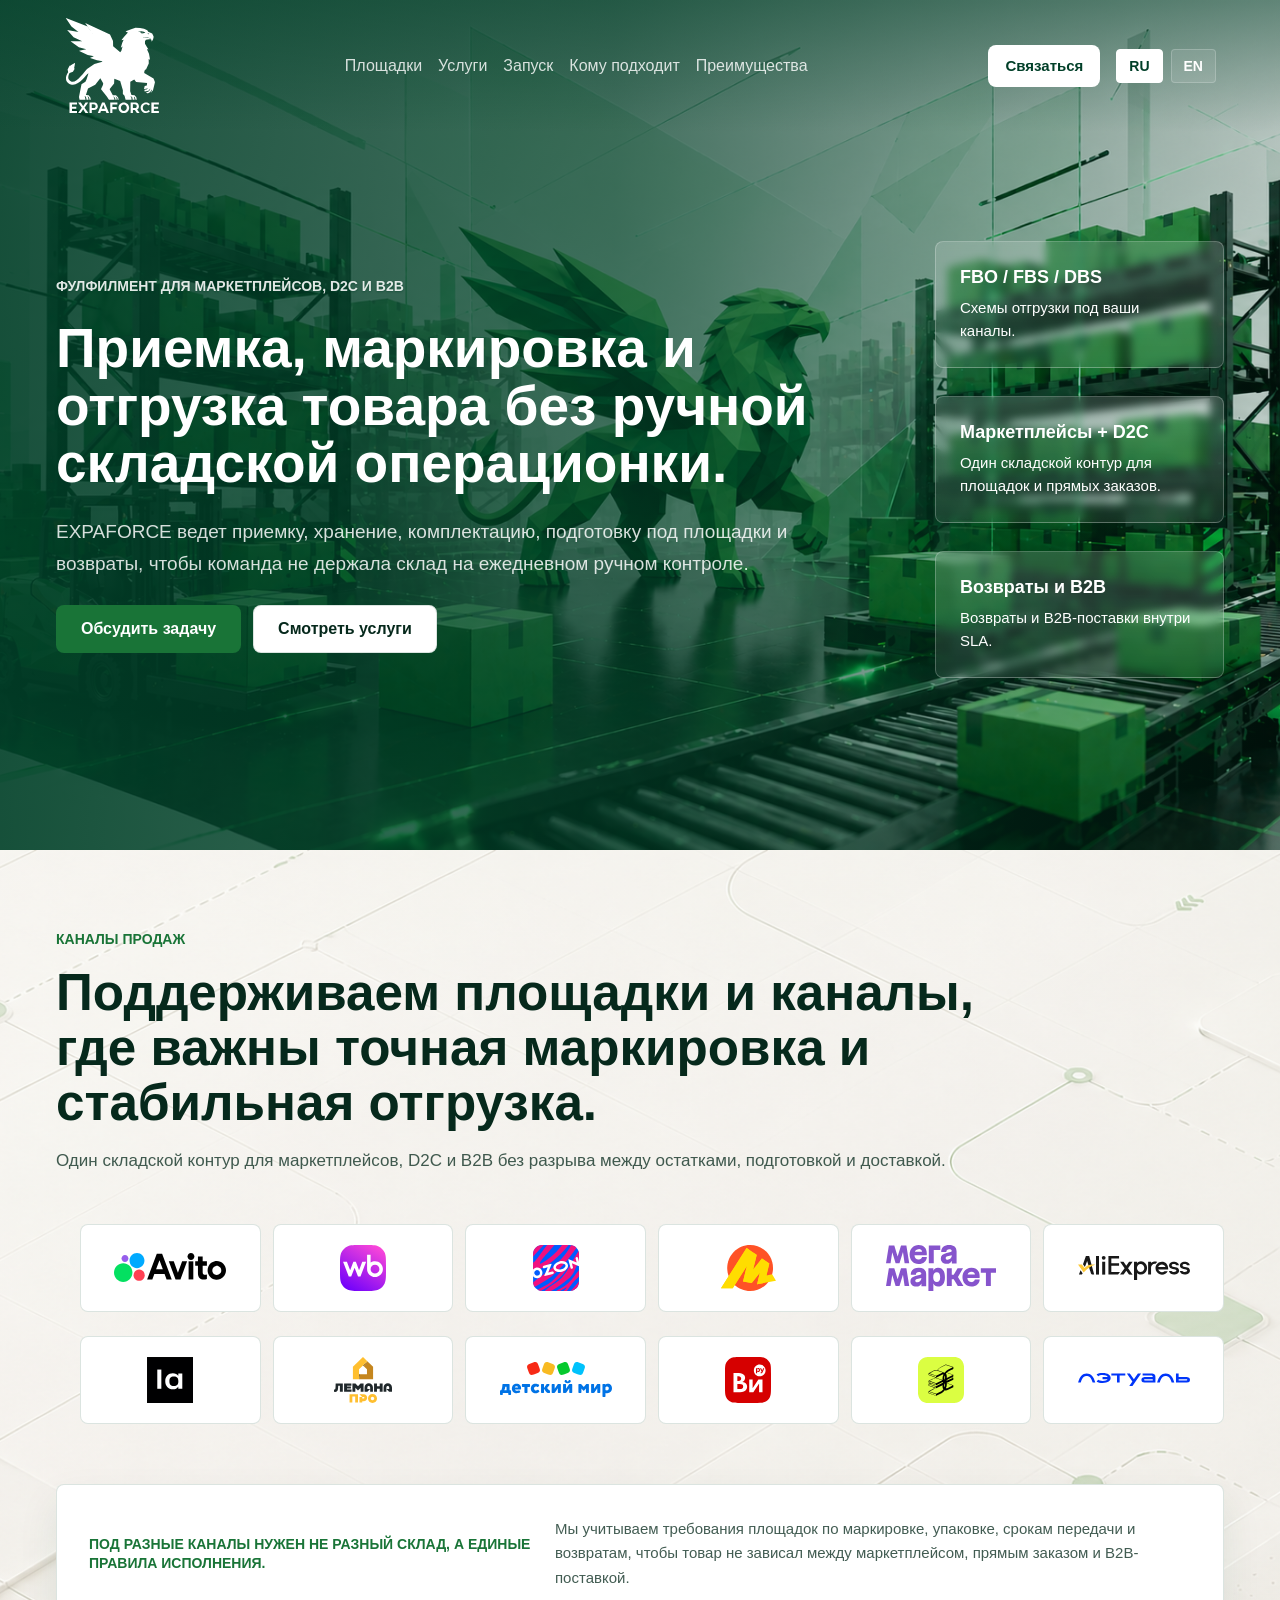
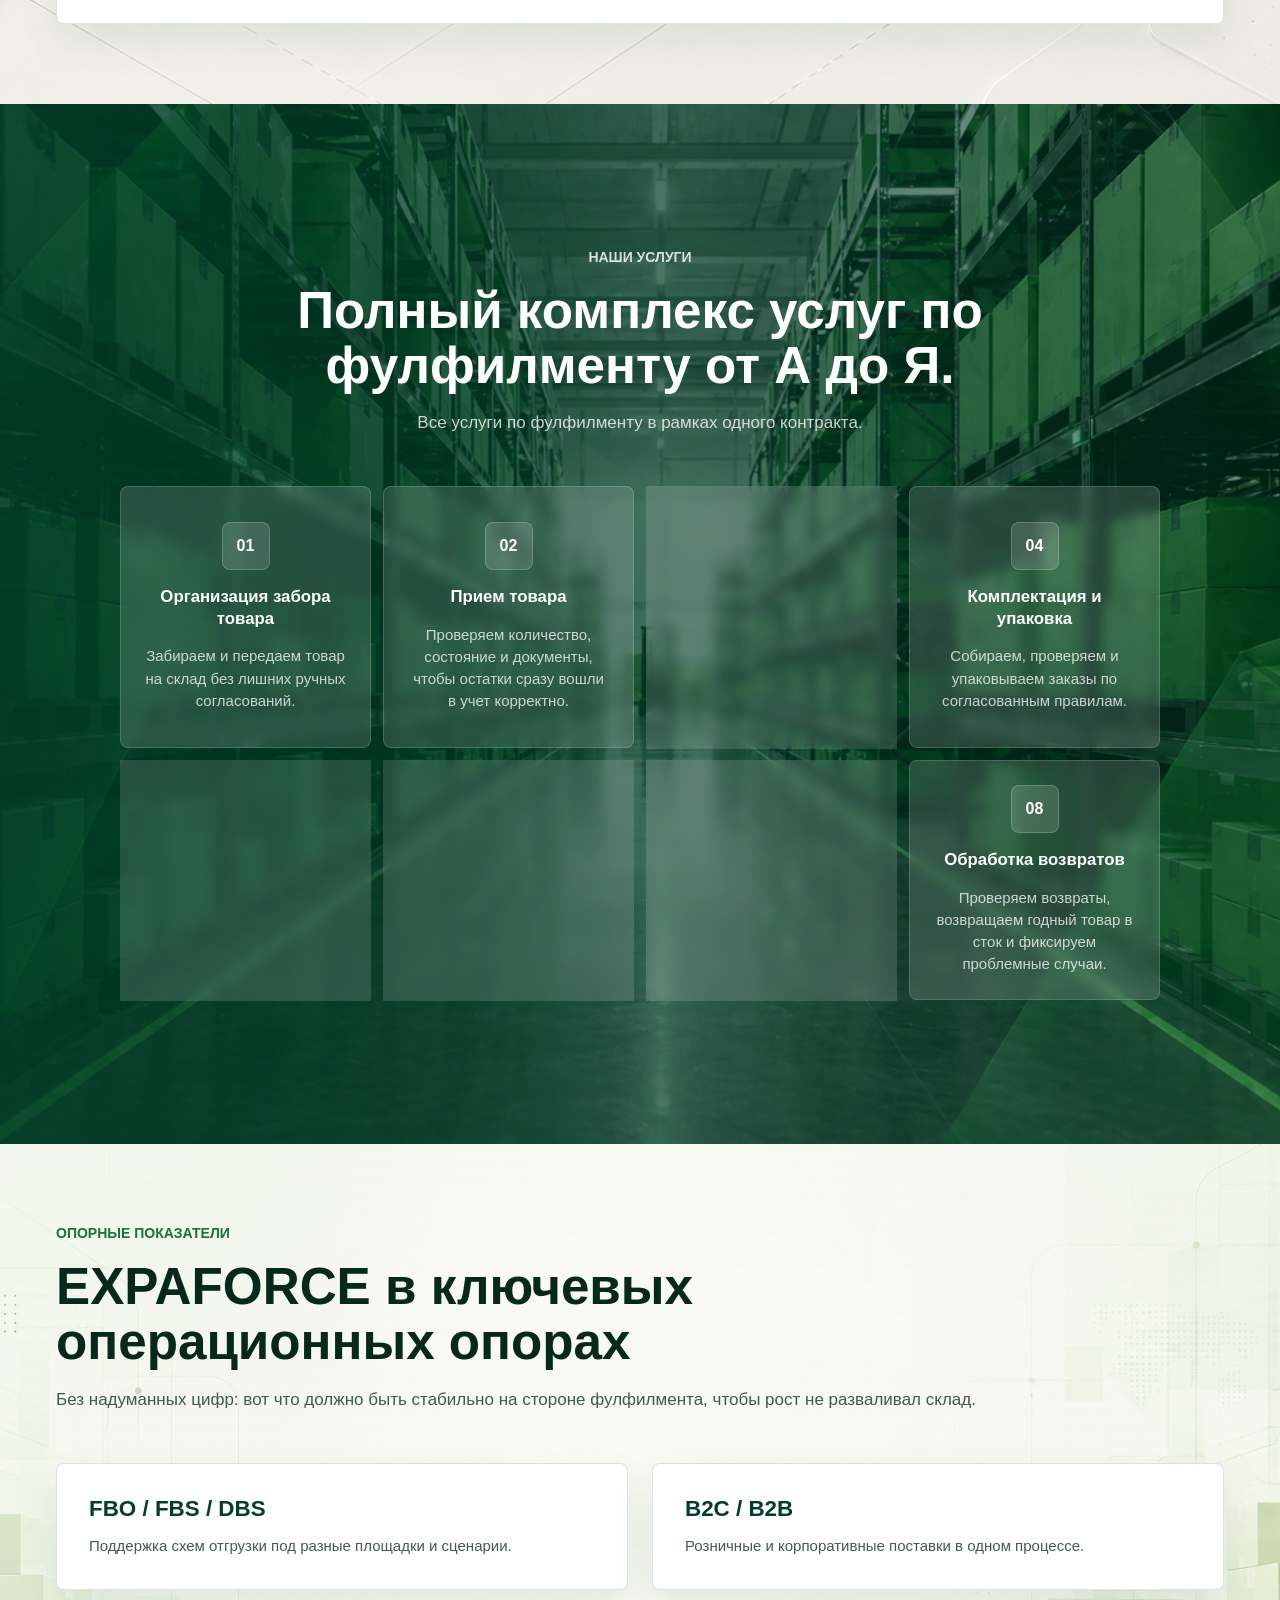
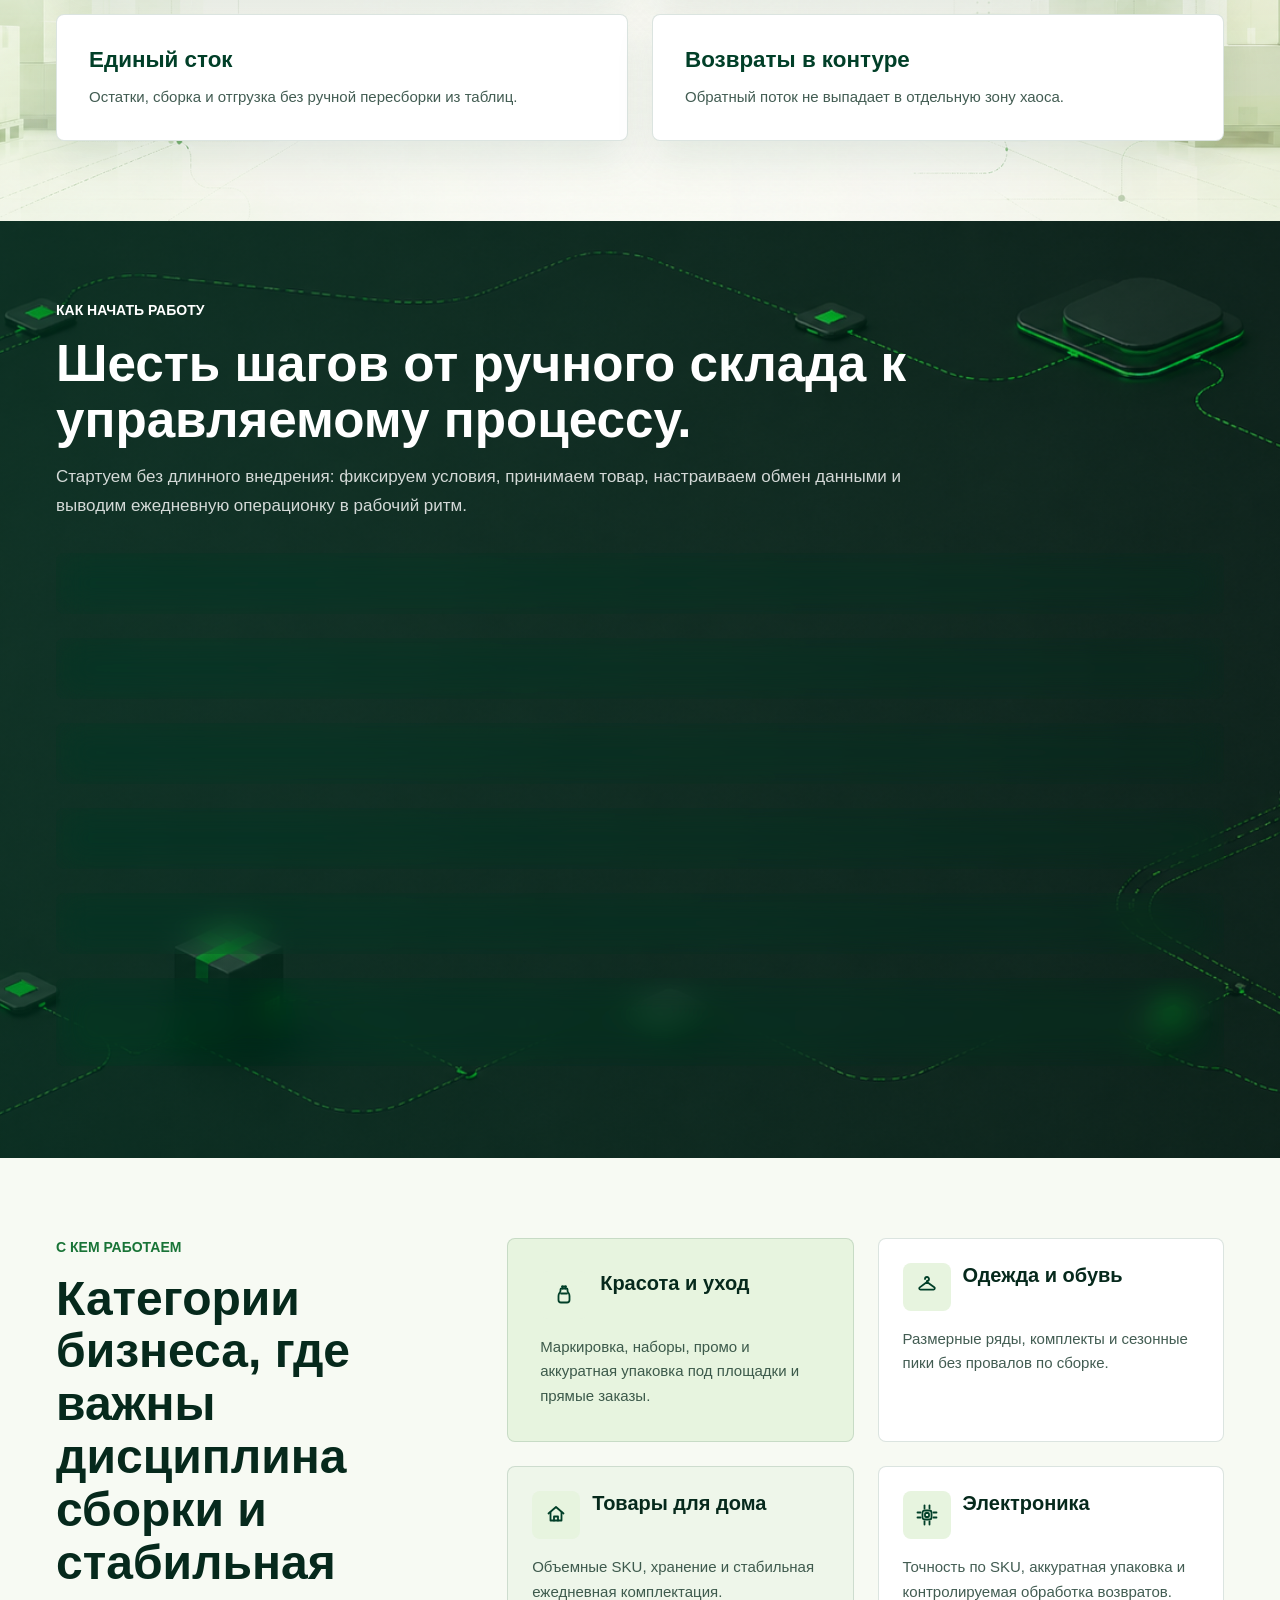
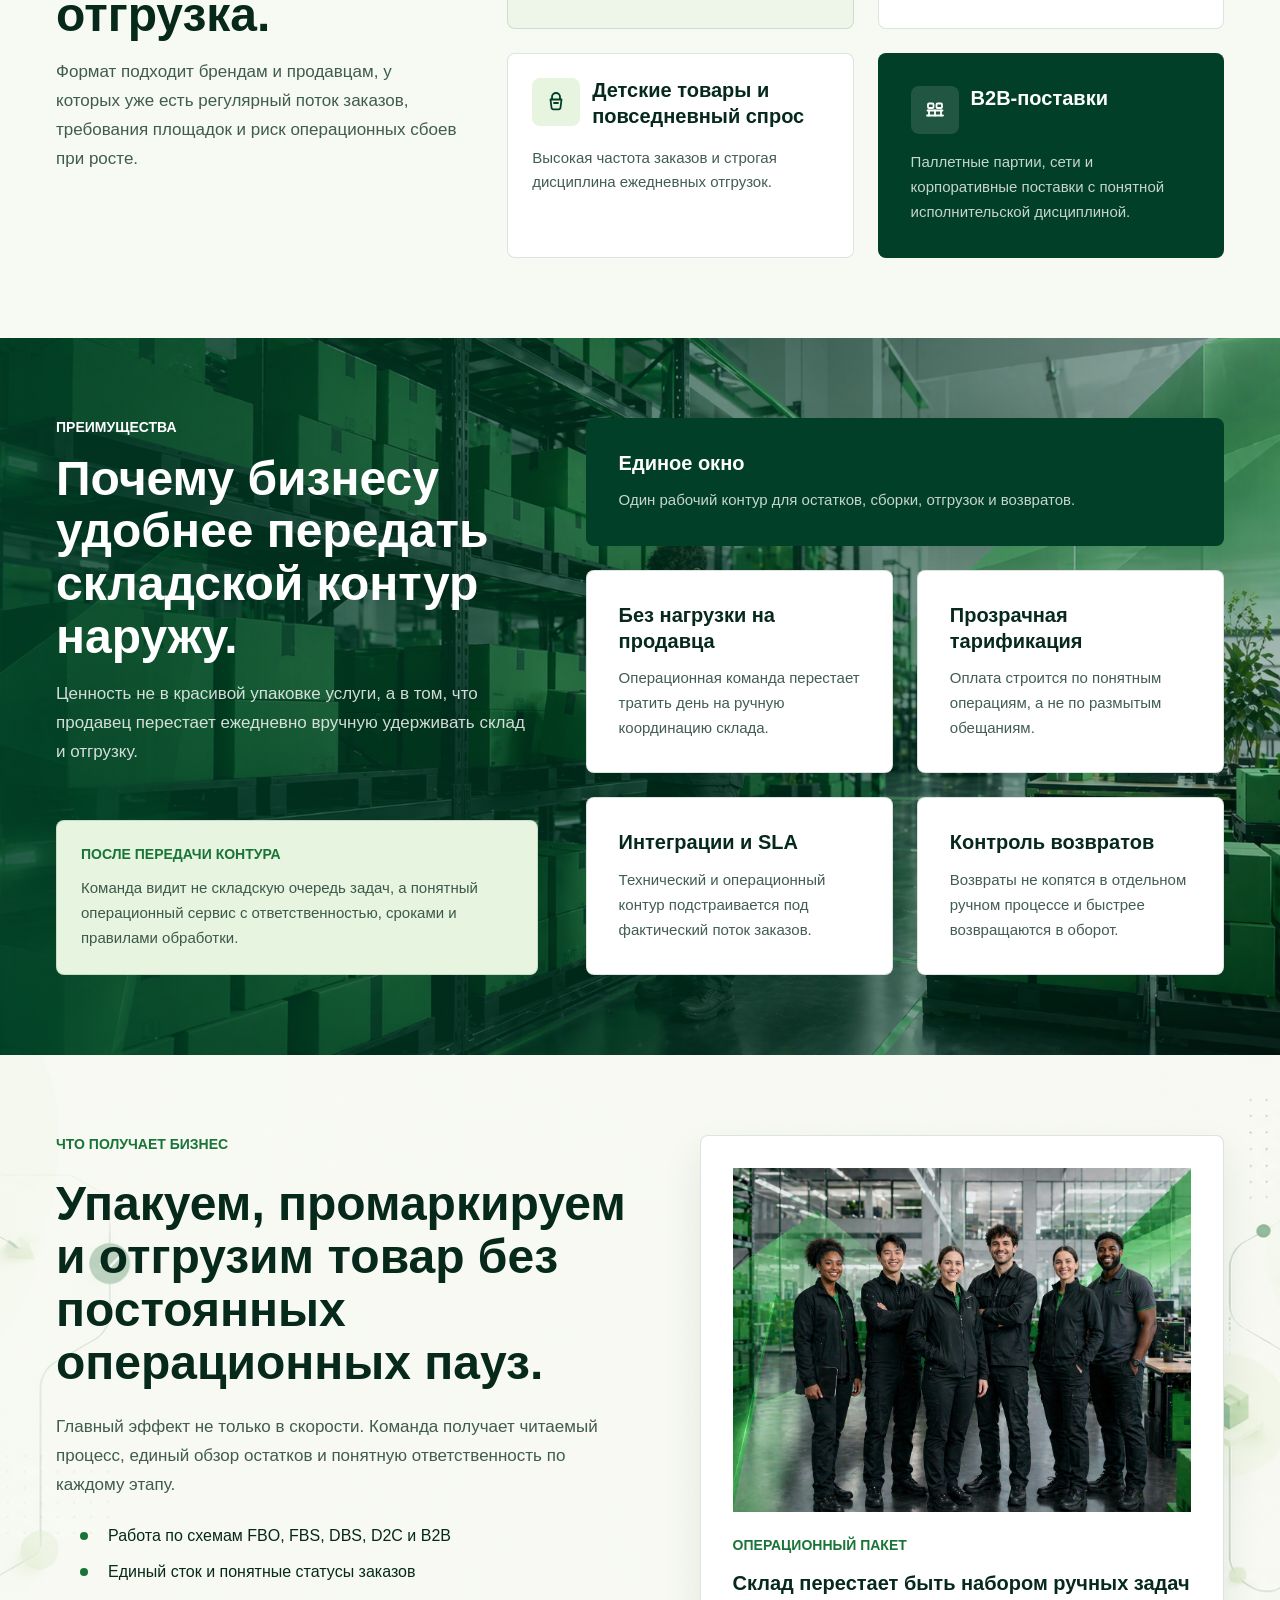
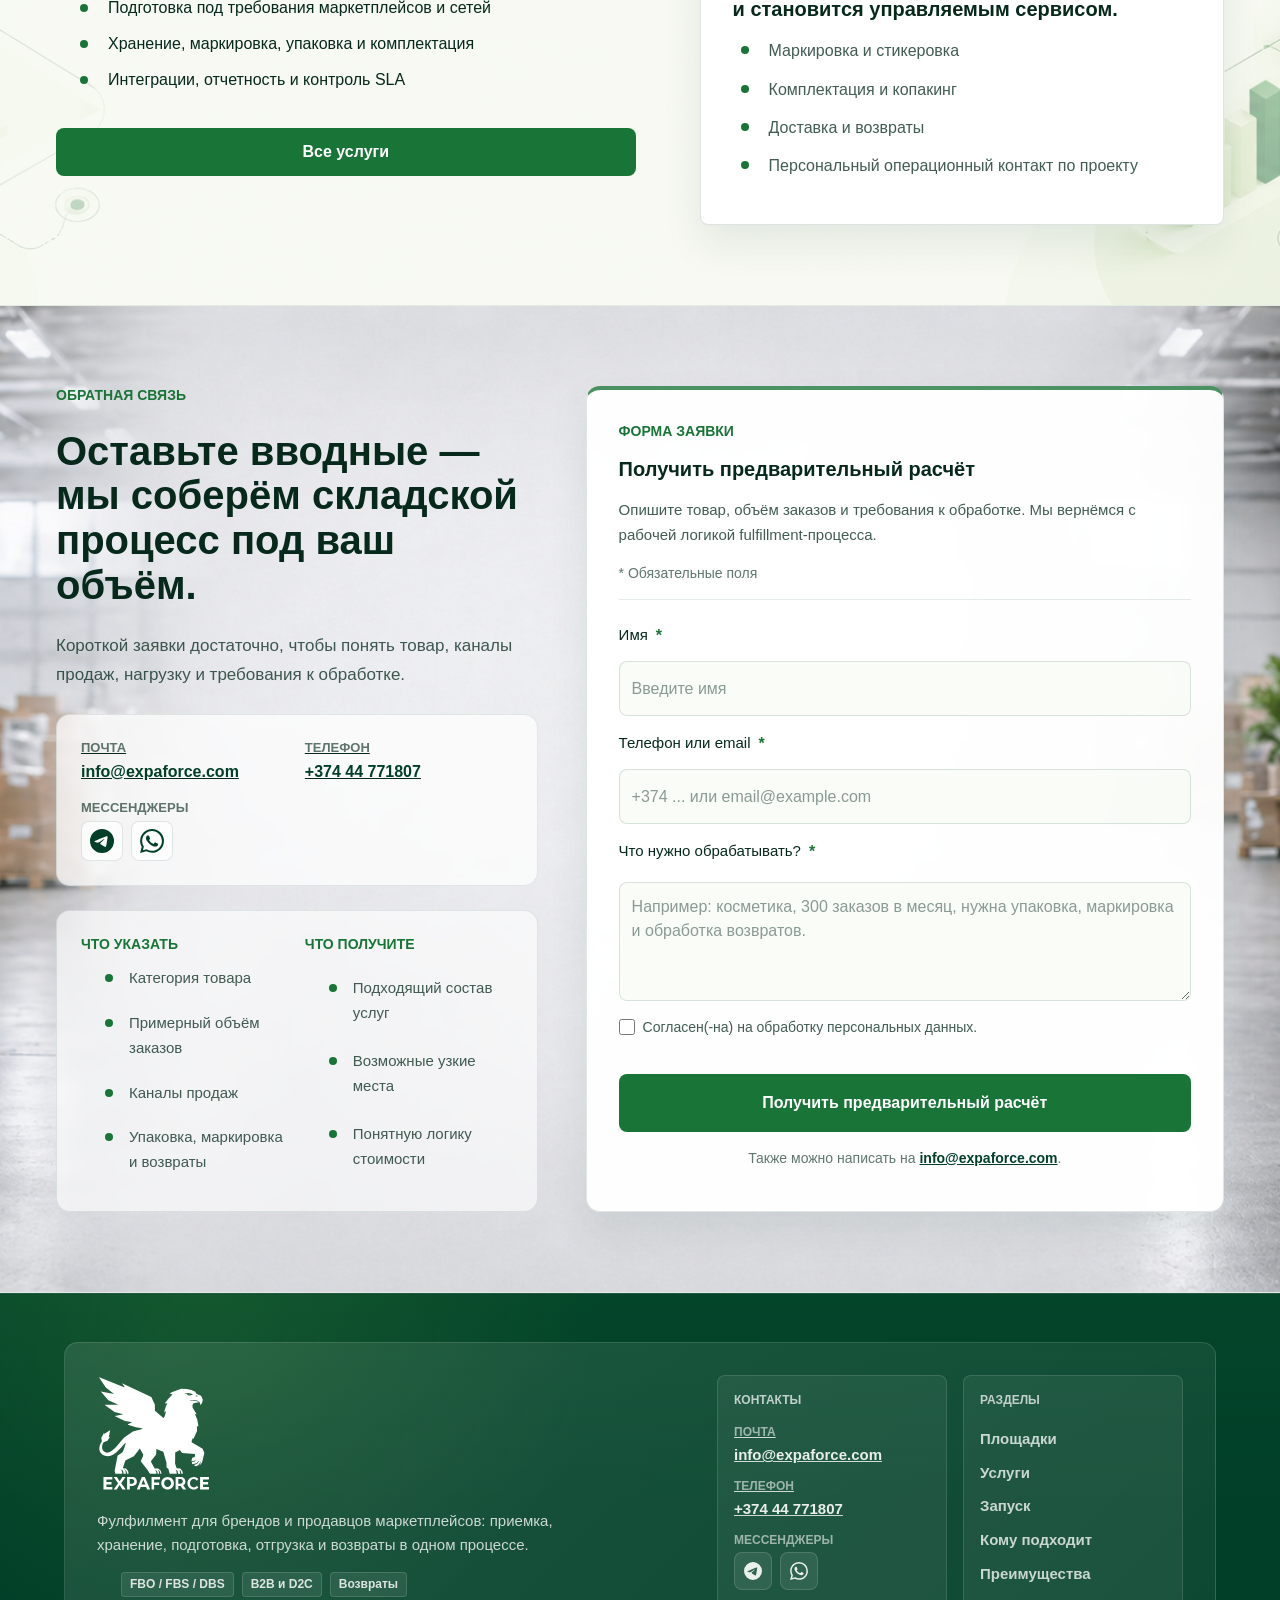
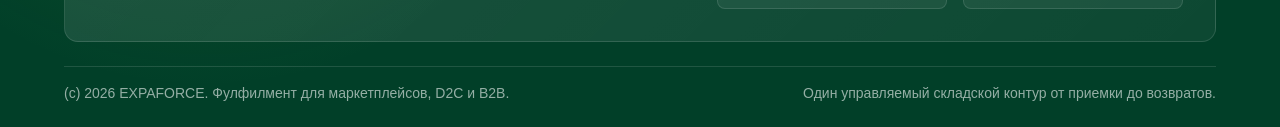
<file: index.html>
﻿<!DOCTYPE html>
<html lang="ru">
<head>
    <meta charset="UTF-8">
    <meta name="viewport" content="width=device-width, initial-scale=1.0">
    <title data-i18n="[text]meta-title">EXPAFORCE | Фулфилмент для брендов, продавцов и интернет-магазинов</title>
    <meta
        name="description"
        content="EXPAFORCE берет на себя приемку, хранение, маркировку, комплектацию, отгрузку и возвраты для брендов, продавцов маркетплейсов и D2C-команд."
        data-i18n="[content]meta-description"
    >
    <link rel="canonical" href="https://expaforce.com/">
    <meta property="og:title" content="EXPAFORCE | Фулфилмент для брендов, продавцов и интернет-магазинов" data-i18n="[content]meta-title">
    <meta property="og:description" content="EXPAFORCE берет на себя приемку, хранение, маркировку, комплектацию, отгрузку и возвраты для брендов, продавцов маркетплейсов и D2C-команд." data-i18n="[content]meta-description">
    <meta property="og:type" content="website">
    <meta property="og:url" content="https://expaforce.com/">
    <meta property="og:image" content="https://expaforce.com/src/graphics/png/image9-hero-illustration.png">
    <meta name="twitter:card" content="summary_large_image">
    <meta name="twitter:title" content="EXPAFORCE | Фулфилмент для брендов, продавцов и интернет-магазинов" data-i18n="[content]meta-title">
    <meta name="twitter:description" content="EXPAFORCE берет на себя приемку, хранение, маркировку, комплектацию, отгрузку и возвраты для брендов, продавцов маркетплейсов и D2C-команд." data-i18n="[content]meta-description">
    <meta name="twitter:image" content="https://expaforce.com/src/graphics/png/image9-hero-illustration.png">

    <link rel="stylesheet" href="src/css/styles.css">

    <link rel="icon" type="image/x-icon" href="src/graphics/favicon.ico?v=20260512">
    <link rel="icon" type="image/png" sizes="16x16" href="src/graphics/png/favicon-16x16.png?v=20260512">
    <link rel="icon" type="image/png" sizes="32x32" href="src/graphics/png/favicon-32x32.png?v=20260512">
    <link rel="icon" type="image/png" sizes="192x192" href="src/graphics/png/android-chrome-192x192.png?v=20260512">
    <link rel="icon" type="image/png" sizes="512x512" href="src/graphics/png/android-chrome-512x512.png?v=20260512">
    <link rel="apple-touch-icon" sizes="180x180" href="src/graphics/png/apple-touch-icon.png?v=20260512">
    <link rel="manifest" href="src/graphics/site.webmanifest?v=20260512">
    <script type="application/ld+json">
{
  "@context": "https://schema.org",
  "@type": "Organization",
  "name": "EXPAFORCE",
  "url": "https://expaforce.com/",
  "logo": "https://expaforce.com/src/graphics/svg/logo.svg",
  "email": "sales@expaforce.com"
}
    </script>
</head>

<body class="page page--home">
    <header id="header"></header>

    <main class="page-content">
        <section class="section section--home-hero home-hero" id="hero" aria-labelledby="home-hero-title">
            <div class="container">
                <div class="section__inner home-hero__inner">
                    <div class="home-hero__content">
                        <p class="section-heading__eyebrow" data-i18n="[text]home-hero-eyebrow" data-reveal="fade-down">Фулфилмент для маркетплейсов, D2C и B2B</p>
                        <h1 class="home-hero__title" id="home-hero-title" data-i18n="[text]home-hero-title" data-reveal="fade-right">Приемка, маркировка и отгрузка товара без ручной складской операционки.</h1>
                        <p class="home-hero__text" data-i18n="[text]home-hero-text" data-reveal="fade-up">EXPAFORCE ведет приемку, хранение, комплектацию, подготовку под площадки и возвраты, чтобы команда не держала склад на ежедневном ручном контроле.</p>
                        <div class="home-hero__actions" data-reveal="fade-up">
                            <a class="button button--primary" href="index.html#cta" data-i18n="[text]hero-primary">Обсудить задачу</a>
                            <a class="button button--secondary" href="index.html#services" data-i18n="[text]home-hero-secondary">Смотреть услуги</a>
                        </div>
                    </div>
                    <ul class="home-hero__stats" aria-label="Операционные преимущества" data-i18n="[aria-label]home-hero-stats-aria">
                        <li class="card--transparent card home-hero__stat" data-reveal="fade-left">
                            <span class="card__value home-hero__stat-value" data-i18n="[text]home-hero-stat-1-value">FBO / FBS / DBS</span>
                            <span class="card__text home-hero__stat-label" data-i18n="[text]home-hero-stat-1-label">Схемы отгрузки под ваши каналы.</span>
                        </li>
                        <li class="card--transparent card home-hero__stat" data-reveal="fade-left">
                            <span class="card__value home-hero__stat-value" data-i18n="[text]home-hero-stat-2-value">Маркетплейсы + D2C</span>
                            <span class="card__text home-hero__stat-label" data-i18n="[text]home-hero-stat-2-label">Один складской контур для площадок и прямых заказов.</span>
                        </li>
                        <li class="card--transparent card home-hero__stat" data-reveal="fade-left">
                            <span class="card__value home-hero__stat-value" data-i18n="[text]home-hero-stat-3-value">Возвраты и B2B</span>
                            <span class="card__text home-hero__stat-label" data-i18n="[text]home-hero-stat-3-label">Возвраты и B2B-поставки внутри SLA.</span>
                        </li>
                    </ul>
                </div>
            </div>
        </section>

        <section class="section section--home-marketplaces home-marketplaces" id="marketplaces" aria-labelledby="home-marketplaces-title">

            <div class="container">
                <div class="section__inner home-marketplaces__inner">
                <div class="section-heading section-heading--wide" data-reveal="fade-down">
                    <p class="section-heading__eyebrow" data-i18n="[text]home-marketplaces-eyebrow">Каналы продаж</p>
                    <h2 class="section-heading__title" id="home-marketplaces-title" data-i18n="[text]home-marketplaces-title">Поддерживаем площадки и каналы, где важны точная маркировка и стабильная отгрузка.</h2>
                    <p class="section-heading__text" data-i18n="[text]home-marketplaces-text">Один складской контур для маркетплейсов, D2C и B2B без разрыва между остатками, подготовкой и доставкой.</p>
                </div>

                <ul class="home-marketplaces__list" aria-label="Каналы и маркетплейсы EXPAFORCE" data-i18n="[aria-label]home-marketplaces-list-aria">
                    <li class="home-marketplaces__item" data-reveal="fade-up"><img class="home-marketplaces__logo" src="src/graphics/svg/marketplaces/avito-logo.svg" alt="Avito"></li>
                    <li class="home-marketplaces__item" data-reveal="fade-up"><img class="home-marketplaces__logo" src="src/graphics/svg/marketplaces/wildberries-sign-logo.svg" alt="Wildberries"></li>
                    <li class="home-marketplaces__item" data-reveal="fade-up"><img class="home-marketplaces__logo" src="src/graphics/svg/marketplaces/ozon-icon-logo.svg" alt="Ozon"></li>
                    <li class="home-marketplaces__item" data-reveal="fade-up"><img class="home-marketplaces__logo" src="src/graphics/svg/marketplaces/yandex-market-sign-logo.svg" alt="Яндекс Маркет"></li>
                    <li class="home-marketplaces__item" data-reveal="fade-up"><img class="home-marketplaces__logo" src="src/graphics/svg/marketplaces/megamarket-logo.svg" alt="Мегамаркет"></li>
                    <li class="home-marketplaces__item" data-reveal="fade-up"><img class="home-marketplaces__logo" src="src/graphics/svg/marketplaces/aliexpress-logo.svg" alt="AliExpress"></li>
                    <li class="home-marketplaces__item" data-reveal="fade-up"><img class="home-marketplaces__logo" src="src/graphics/svg/marketplaces/lamoda-icon-logo.svg" alt="Lamoda"></li>
                    <li class="home-marketplaces__item" data-reveal="fade-up"><img class="home-marketplaces__logo" src="src/graphics/svg/marketplaces/lemana-pro-vertical-logo.svg" alt="Лемана PRO"></li>
                    <li class="home-marketplaces__item" data-reveal="fade-up"><img class="home-marketplaces__logo" src="src/graphics/svg/marketplaces/detskiy-mir-vertical-logo.svg" alt="Детский мир"></li>
                    <li class="home-marketplaces__item" data-reveal="fade-up"><img class="home-marketplaces__logo" src="src/graphics/svg/marketplaces/vse-instrumenti-icon-logo.svg" alt="ВсеИнструменты.ру"></li>
                    <li class="home-marketplaces__item" data-reveal="fade-up"><img class="home-marketplaces__logo" src="src/graphics/svg/marketplaces/zolotoe-yabloko-sign-logo.svg" alt="Золотое яблоко"></li>
                    <li class="home-marketplaces__item" data-reveal="fade-up"><img class="home-marketplaces__logo" src="src/graphics/svg/marketplaces/letual-logo.svg" alt="Л'Этуаль"></li>
                </ul>

                <div class="card home-marketplaces__note" data-reveal="fade-up">
                    <p class="home-marketplaces__note-title" data-i18n="[text]home-marketplaces-note-title">Под разные каналы нужен не разный склад, а единые правила исполнения.</p>
                    <p class="card__text home-marketplaces__note-text" data-i18n="[text]home-marketplaces-note-text">Мы учитываем требования площадок по маркировке, упаковке, срокам передачи и возвратам, чтобы товар не зависал между маркетплейсом, прямым заказом и B2B-поставкой.</p>
                </div>
                </div>
            </div>
        </section>




        <section class="section section--home-services home-services" id="services" aria-labelledby="home-services-title">

            <div class="container">

                <div class="section__inner home-services__inner">
                <div class="home-services__head">
                    <div class="section-heading section-heading--wide" data-reveal="fade-down">
                        <p class="section-heading__eyebrow" data-i18n="[text]home-services-eyebrow">Наши услуги</p>
                        <h2 class="section-heading__title" id="home-services-title" data-i18n="[text]home-services-title">Полный комплекс услуг по фулфилменту от А до Я.</h2>
                        <p class="section-heading__text" data-i18n="[text]home-services-text">Все услуги по фулфилменту в рамках одного контракта.</p>
                    </div>
                </div>

                <div class="home-services__body">
                    <div class="home-services__grid">
                        <article class="card home-service-card" data-reveal="fade-up">
                            <span class="home-service-card__number" aria-hidden="true">01</span>
                            <h3 class="card__title home-service-card__title" data-i18n="[text]home-service-1-title">Организация забора товара</h3>
                            <p class="card__text home-service-card__text" data-i18n="[text]home-service-1-text">Забираем и передаем товар на склад без лишних ручных согласований.</p>
                        </article>

                        <article class="card home-service-card" data-reveal="fade-up">
                            <span class="home-service-card__number" aria-hidden="true">02</span>
                            <h3 class="card__title home-service-card__title" data-i18n="[text]home-service-2-title">Прием товара</h3>
                            <p class="card__text home-service-card__text" data-i18n="[text]home-service-2-text">Проверяем количество, состояние и документы, чтобы остатки сразу вошли в учет корректно.</p>
                        </article>

                        <article class="card home-service-card" data-reveal="fade-up">
                            <span class="home-service-card__number" aria-hidden="true">03</span>
                            <h3 class="card__title home-service-card__title" data-i18n="[text]home-service-3-title">Ответственное хранение</h3>
                            <p class="card__text home-service-card__text" data-i18n="[text]home-service-3-text">Размещаем SKU по понятной логике хранения и поддерживаем видимость движения товара.</p>
                        </article>

                        <article class="card home-service-card" data-reveal="fade-up">
                            <span class="home-service-card__number" aria-hidden="true">04</span>
                            <h3 class="card__title home-service-card__title" data-i18n="[text]home-service-4-title">Комплектация и упаковка</h3>
                            <p class="card__text home-service-card__text" data-i18n="[text]home-service-4-text">Собираем, проверяем и упаковываем заказы по согласованным правилам.</p>
                        </article>

                        <article class="card home-service-card" data-reveal="fade-up">
                            <span class="home-service-card__number" aria-hidden="true">05</span>
                            <h3 class="card__title home-service-card__title" data-i18n="[text]home-service-5-title">Подготовка и упаковка товара FBO</h3>
                            <p class="card__text home-service-card__text" data-i18n="[text]home-service-5-text">Готовим товары с учетом требований к маркировке и упаковке.</p>
                        </article>

                        <article class="card home-service-card" data-reveal="fade-up">
                            <span class="home-service-card__number" aria-hidden="true">06</span>
                            <h3 class="card__title home-service-card__title" data-i18n="[text]home-service-6-title">Работа по модели FBS/DBS</h3>
                            <p class="card__text home-service-card__text" data-i18n="[text]home-service-6-text">Быстрые модели отгрузки с контролем статусов и сроков.</p>
                        </article>

                        <article class="card home-service-card" data-reveal="fade-up">
                            <span class="home-service-card__number" aria-hidden="true">07</span>
                            <h3 class="card__title home-service-card__title" data-i18n="[text]home-service-7-title">Доставка</h3>
                            <p class="card__text home-service-card__text" data-i18n="[text]home-service-7-text">Передаем отправления в доставку и синхронизируем процесс с рабочими каналами продаж.</p>
                        </article>

                        <article class="card home-service-card" data-reveal="fade-up">
                            <span class="home-service-card__number" aria-hidden="true">08</span>
                            <h3 class="card__title home-service-card__title" data-i18n="[text]home-service-8-title">Обработка возвратов</h3>
                            <p class="card__text home-service-card__text" data-i18n="[text]home-service-8-text">Проверяем возвраты, возвращаем годный товар в сток и фиксируем проблемные случаи.</p>
                        </article>
                    </div>
                </div>
            </div>
            </div>
        </section>

                <section class="section section--home-operations home-operations" id="operations" aria-labelledby="home-operations-title">

            <div class="container">
                <div class="section__inner home-operations__inner">
                <div class="section-heading section-heading--wide" data-reveal="fade-down">
                    <p class="section-heading__eyebrow" data-i18n="[text]home-operations-eyebrow">Опорные показатели</p>
                    <h2 class="section-heading__title" id="home-operations-title" data-i18n="[text]home-operations-title">EXPAFORCE в ключевых операционных опорах</h2>
                    <p class="section-heading__text" data-i18n="[text]home-operations-text">Без надуманных цифр: вот что должно быть стабильно на стороне фулфилмента, чтобы рост не разваливал склад.</p>
                </div>
                
                <div class="home-operations__grid">
                    <article class="card home-operations__card" data-reveal="fade-up">
                        <span class="card__value home-operations__value" data-i18n="[text]home-operations-card-1-value">FBO / FBS / DBS</span>
                        <p class="card__text home-operations__label" data-i18n="[text]home-operations-card-1-label">Поддержка схем отгрузки под разные площадки и сценарии.</p>
                    </article>
                    <article class="card home-operations__card" data-reveal="fade-up">
                        <span class="card__value home-operations__value" data-i18n="[text]home-operations-card-2-value">B2C / B2B</span>
                        <p class="card__text home-operations__label" data-i18n="[text]home-operations-card-2-label">Розничные и корпоративные поставки в одном процессе.</p>
                    </article>
                    <article class="card home-operations__card" data-reveal="fade-up">
                        <span class="card__value home-operations__value" data-i18n="[text]home-operations-card-3-value">Единый сток</span>
                        <p class="card__text home-operations__label" data-i18n="[text]home-operations-card-3-label">Остатки, сборка и отгрузка без ручной пересборки из таблиц.</p>
                    </article>
                    <article class="card home-operations__card" data-reveal="fade-up">
                        <span class="card__value home-operations__value" data-i18n="[text]home-operations-card-4-value">Возвраты в контуре</span>
                        <p class="card__text home-operations__label" data-i18n="[text]home-operations-card-4-label">Обратный поток не выпадает в отдельную зону хаоса.</p>
                    </article>
                </div>
            </div>
            </div>
        </section>


        <section class="section section--home-journey home-journey" id="process" aria-labelledby="home-journey-title">

            <div class="container">

                <div class="section__inner home-journey__inner">
                <div class="section-heading section-heading--wide" data-reveal="fade-down">
                    <p class="section-heading__eyebrow" data-i18n="[text]home-journey-eyebrow">Как начать работу</p>
                    <h2 class="section-heading__title" id="home-journey-title" data-i18n="[text]home-journey-title">Шесть шагов от ручного склада к управляемому процессу.</h2>
                    <p class="section-heading__text" data-i18n="[text]home-journey-text">Стартуем без длинного внедрения: фиксируем условия, принимаем товар, настраиваем обмен данными и выводим ежедневную операционку в рабочий ритм.</p>
                </div>

                <ol class="home-journey__grid">
                    <li class="card--transparent card home-journey__step" data-reveal="fade-up">
                        <span class="home-journey__step-number">01</span>
                        <h3 class="home-journey__step-title" data-i18n="[text]home-journey-step-1-title">Согласование условий</h3>
                        <p class="card__text home-journey__step-text" data-i18n="[text]home-journey-step-1-text">Фиксируем каналы продаж, объемы, SKU, требования по маркировке и сервисный контур.</p>
                    </li>
                    <li class="card--transparent card home-journey__step" data-reveal="fade-up">
                        <span class="home-journey__step-number">02</span>
                        <h3 class="home-journey__step-title" data-i18n="[text]home-journey-step-2-title">Договор и рабочая рамка</h3>
                        <p class="card__text home-journey__step-text" data-i18n="[text]home-journey-step-2-text">Согласуем модель работы, ответственность по этапам и формат ежедневного взаимодействия.</p>
                    </li>
                    <li class="card--transparent card home-journey__step" data-reveal="fade-up">
                        <span class="home-journey__step-number">03</span>
                        <h3 class="home-journey__step-title" data-i18n="[text]home-journey-step-3-title">Приемка первой партии</h3>
                        <p class="card__text home-journey__step-text" data-i18n="[text]home-journey-step-3-text">Принимаем товар, проверяем входящий поток и заводим остатки в рабочий контур.</p>
                    </li>
                    <li class="card--transparent card home-journey__step" data-reveal="fade-up">
                        <span class="home-journey__step-number">04</span>
                        <h3 class="home-journey__step-title" data-i18n="[text]home-journey-step-4-title">Настройка и интеграция</h3>
                        <p class="card__text home-journey__step-text" data-i18n="[text]home-journey-step-4-text">Подключаем обмен данными, статусы и правила сборки под ваши площадки и каналы.</p>
                    </li>
                    <li class="card--transparent card home-journey__step" data-reveal="fade-up">
                        <span class="home-journey__step-number">05</span>
                        <h3 class="home-journey__step-title" data-i18n="[text]home-journey-step-5-title">Обработка и доставка</h3>
                        <p class="card__text home-journey__step-text" data-i18n="[text]home-journey-step-5-text">Запускаем ежедневную комплектацию, упаковку, отгрузку и возвраты по согласованному SLA.</p>
                    </li>
                    <li class="card--transparent card home-journey__step" data-reveal="fade-up">
                        <span class="home-journey__step-number">06</span>
                        <h3 class="home-journey__step-title" data-i18n="[text]home-journey-step-6-title">Отчетность и ежемесячный биллинг</h3>
                        <p class="card__text home-journey__step-text" data-i18n="[text]home-journey-step-6-text">Команда получает понятные статусы, отчеты по операциям и прозрачную логику стоимости.</p>
                    </li>
                </ol>
            </div>
            </div>
        </section>

        <section class="section section--home-clients home-clients" id="clients" aria-labelledby="home-clients-title">

            <div class="container">

                <div class="section__inner home-clients__inner">
                <div class="section-heading section-heading--wide" data-reveal="fade-right">
                    <p class="section-heading__eyebrow" data-i18n="[text]home-clients-eyebrow">С кем работаем</p>
                    <h2 class="section-heading__title" id="home-clients-title" data-i18n="[text]home-clients-title">Категории бизнеса, где важны дисциплина сборки и стабильная отгрузка.</h2>
                    <p class="section-heading__text" data-i18n="[text]home-clients-text">Формат подходит брендам и продавцам, у которых уже есть регулярный поток заказов, требования площадок и риск операционных сбоев при росте.</p>
                </div>

                <div class="home-clients__grid">
                    <article class="card home-client-card home-client-card--major home-client-card--beauty" data-reveal="fade-left">
                        <h3 class="card__title home-client-card__title">
                            <span class="home-client-card__icon" aria-hidden="true">
                                <svg viewBox="0 0 24 24" fill="none" stroke="currentColor" stroke-width="1.8" stroke-linecap="round" stroke-linejoin="round" focusable="false">
                                    <path d="M10 3.5h4"></path>
                                    <path d="M10.5 3.5v2"></path>
                                    <path d="M13.5 3.5v2"></path>
                                    <path d="M9.5 5.5h5a1 1 0 0 1 1 1v1a3.6 3.6 0 0 0 .9 2.3 4.9 4.9 0 0 1 1.1 3.1v4.1A2.5 2.5 0 0 1 15 19.5H9A2.5 2.5 0 0 1 6.5 17v-4.1a4.9 4.9 0 0 1 1.1-3.1 3.6 3.6 0 0 0 .9-2.3v-1a1 1 0 0 1 1-1Z"></path>
                                    <path d="M9 10.5h6"></path>
                                </svg>
                            </span>
                            <span class="card__title home-client-card__title-text" data-i18n="[text]home-client-1-title">Красота и уход</span>
                        </h3>
                        <p class="card__text home-client-card__text" data-i18n="[text]home-client-1-text">Маркировка, наборы, промо и аккуратная упаковка под площадки и прямые заказы.</p>
                    </article>
                    <article class="card home-client-card home-client-card--compact home-client-card--fashion" data-reveal="fade-left">
                        <h3 class="card__title home-client-card__title">
                            <span class="home-client-card__icon" aria-hidden="true">
                                <svg viewBox="0 0 24 24" fill="none" stroke="currentColor" stroke-width="1.8" stroke-linecap="round" stroke-linejoin="round" focusable="false">
                                    <path d="M12 7V6a2 2 0 1 0-2-2"></path>
                                    <path d="M12 7 4.75 12.35a1.25 1.25 0 0 0 .74 2.27h13.02a1.25 1.25 0 0 0 .74-2.27L12 7Z"></path>
                                </svg>
                            </span>
                            <span class="card__title home-client-card__title-text" data-i18n="[text]home-client-2-title">Одежда и обувь</span>
                        </h3>
                        <p class="card__text home-client-card__text" data-i18n="[text]home-client-2-text">Размерные ряды, комплекты и сезонные пики без провалов по сборке.</p>
                    </article>
                    <article class="card home-client-card home-client-card--compact home-client-card--home" data-reveal="fade-left">
                        <h3 class="card__title home-client-card__title">
                            <span class="home-client-card__icon" aria-hidden="true">
                                <svg viewBox="0 0 24 24" fill="none" stroke="currentColor" stroke-width="1.8" stroke-linecap="round" stroke-linejoin="round" focusable="false">
                                    <path d="M4.5 10.5 12 4l7.5 6.5"></path>
                                    <path d="M6.5 9.5v8h11v-8"></path>
                                    <path d="M10 17.5v-4h4v4"></path>
                                </svg>
                            </span>
                            <span class="card__title home-client-card__title-text" data-i18n="[text]home-client-3-title">Товары для дома</span>
                        </h3>
                        <p class="card__text home-client-card__text" data-i18n="[text]home-client-3-text">Объемные SKU, хранение и стабильная ежедневная комплектация.</p>
                    </article>
                    <article class="card home-client-card home-client-card--compact home-client-card--electronics" data-reveal="fade-left">
                        <h3 class="card__title home-client-card__title">
                            <span class="home-client-card__icon" aria-hidden="true">
                                <svg viewBox="0 0 24 24" fill="none" stroke="currentColor" stroke-width="1.8" stroke-linecap="round" stroke-linejoin="round" focusable="false">
                                    <rect x="7.5" y="7.5" width="9" height="9" rx="2"></rect>
                                    <path d="M9.5 2.5v3"></path>
                                    <path d="M14.5 2.5v3"></path>
                                    <path d="M9.5 18.5v3"></path>
                                    <path d="M14.5 18.5v3"></path>
                                    <path d="M2.5 9.5h3"></path>
                                    <path d="M2.5 14.5h3"></path>
                                    <path d="M18.5 9.5h3"></path>
                                    <path d="M18.5 14.5h3"></path>
                                    <rect x="10" y="10" width="4" height="4" rx="1"></rect>
                                </svg>
                            </span>
                            <span class="card__title home-client-card__title-text" data-i18n="[text]home-client-4-title">Электроника</span>
                        </h3>
                        <p class="card__text home-client-card__text" data-i18n="[text]home-client-4-text">Точность по SKU, аккуратная упаковка и контролируемая обработка возвратов.</p>
                    </article>
                    <article class="card home-client-card home-client-card--wide home-client-card--daily" data-reveal="fade-left">
                        <h3 class="card__title home-client-card__title">
                            <span class="home-client-card__icon" aria-hidden="true">
                                <svg viewBox="0 0 24 24" fill="none" stroke="currentColor" stroke-width="1.8" stroke-linecap="round" stroke-linejoin="round" focusable="false">
                                    <path d="M8 9V7a4 4 0 1 1 8 0v2"></path>
                                    <path d="M6.5 9.5h11l-1 8a2 2 0 0 1-2 1.8h-5a2 2 0 0 1-2-1.8l-1-8Z"></path>
                                    <path d="M10 13h4"></path>
                                </svg>
                            </span>
                            <span class="card__title home-client-card__title-text" data-i18n="[text]home-client-5-title">Детские товары и повседневный спрос</span>
                        </h3>
                        <p class="card__text home-client-card__text" data-i18n="[text]home-client-5-text">Высокая частота заказов и строгая дисциплина ежедневных отгрузок.</p>
                    </article>
                    <article class="card home-client-card home-client-card--major home-client-card--b2b" data-reveal="fade-left">
                        <h3 class="card__title home-client-card__title">
                            <span class="home-client-card__icon" aria-hidden="true">
                                <svg viewBox="0 0 24 24" fill="none" stroke="currentColor" stroke-width="1.8" stroke-linecap="round" stroke-linejoin="round" focusable="false">
                                    <rect x="5" y="5.5" width="5.5" height="4.5" rx="1"></rect>
                                    <rect x="13.5" y="5.5" width="5.5" height="4.5" rx="1"></rect>
                                    <path d="M4.5 12.5h15"></path>
                                    <path d="M6 12.5v5"></path>
                                    <path d="M12 12.5v5"></path>
                                    <path d="M18 12.5v5"></path>
                                    <path d="M4 17.5h16"></path>
                                </svg>
                            </span>
                            <span class="card__title home-client-card__title-text" data-i18n="[text]home-client-6-title">B2B-поставки</span>
                        </h3>
                        <p class="card__text home-client-card__text" data-i18n="[text]home-client-6-text">Паллетные партии, сети и корпоративные поставки с понятной исполнительской дисциплиной.</p>
                    </article>
                </div>
            </div>
            </div>
        </section>

        <section class="section section--home-benefits home-benefits" id="benefits" aria-labelledby="home-benefits-title">

            <div class="container">

                <div class="section__inner home-benefits__inner">
                <div class="section-heading section-heading--wide home-benefits__content">
                    <div class="home-benefits__copy" data-reveal="fade-right">
                        <p class="section-heading__eyebrow" data-i18n="[text]home-benefits-eyebrow">Преимущества</p>
                        <h2 class="section-heading__title" id="home-benefits-title" data-i18n="[text]home-benefits-title">Почему бизнесу удобнее передать складской контур наружу.</h2>
                        <p class="section-heading__text" data-i18n="[text]home-benefits-text">Ценность не в красивой упаковке услуги, а в том, что продавец перестает ежедневно вручную удерживать склад и отгрузку.</p>
                    </div>
                    <div class="card--surface card home-benefits__summary" data-reveal="fade-up">
                        <p class="home-benefits__summary-label" data-i18n="[text]home-benefits-summary-label">После передачи контура</p>
                        <p class="card__text home-benefits__summary-text" data-i18n="[text]home-benefits-summary-text">Команда видит не складскую очередь задач, а понятный операционный сервис с ответственностью, сроками и правилами обработки.</p>
                    </div>
                </div>

                <div class="home-benefits__layout">
                    <div class="home-benefits__grid">
                        <article class="card home-benefit-card home-benefit-card--main" data-reveal="fade-left">
                            <h3 class="card__title home-benefit-card__title" data-i18n="[text]home-benefit-1-title">Единое окно</h3>
                            <p class="card__text home-benefit-card__text" data-i18n="[text]home-benefit-1-text">Один рабочий контур для остатков, сборки, отгрузок и возвратов.</p>
                        </article>
                        <article class="card home-benefit-card" data-reveal="fade-up">
                            <h3 class="card__title home-benefit-card__title" data-i18n="[text]home-benefit-2-title">Без нагрузки на продавца</h3>
                            <p class="card__text home-benefit-card__text" data-i18n="[text]home-benefit-2-text">Операционная команда перестает тратить день на ручную координацию склада.</p>
                        </article>
                        <article class="card home-benefit-card" data-reveal="fade-up">
                            <h3 class="card__title home-benefit-card__title" data-i18n="[text]home-benefit-3-title">Прозрачная тарификация</h3>
                            <p class="card__text home-benefit-card__text" data-i18n="[text]home-benefit-3-text">Оплата строится по понятным операциям, а не по размытым обещаниям.</p>
                        </article>
                        <article class="card home-benefit-card" data-reveal="fade-up">
                            <h3 class="card__title home-benefit-card__title" data-i18n="[text]home-benefit-4-title">Интеграции и SLA</h3>
                            <p class="card__text home-benefit-card__text" data-i18n="[text]home-benefit-4-text">Технический и операционный контур подстраивается под фактический поток заказов.</p>
                        </article>
                        <article class="card home-benefit-card" data-reveal="fade-up">
                            <h3 class="card__title home-benefit-card__title" data-i18n="[text]home-benefit-5-title">Контроль возвратов</h3>
                            <p class="card__text home-benefit-card__text" data-i18n="[text]home-benefit-5-text">Возвраты не копятся в отдельном ручном процессе и быстрее возвращаются в оборот.</p>
                        </article>
                    </div>

                </div>
            </div>
            </div>
        </section>

                <section class="section section--home-offer home-offer" id="offer" aria-labelledby="home-offer-title">

            <div class="container">

                <div class="section__inner home-offer__inner">
                <div class="home-offer__content" data-reveal="fade-right">
                    <p class="section-heading__eyebrow" data-i18n="[text]home-offer-eyebrow">Что получает бизнес</p>
                    <h2 class="section-heading__title" id="home-offer-title" data-i18n="[text]home-offer-title">Упакуем, промаркируем и отгрузим товар без постоянных операционных пауз.</h2>
                    <p class="section-heading__text" data-i18n="[text]home-offer-text">Главный эффект не только в скорости. Команда получает читаемый процесс, единый обзор остатков и понятную ответственность по каждому этапу.</p>
                    <ul class="home-offer__list">
                        <li data-i18n="[text]home-offer-item-1">Работа по схемам FBO, FBS, DBS, D2C и B2B</li>
                        <li data-i18n="[text]home-offer-item-2">Единый сток и понятные статусы заказов</li>
                        <li data-i18n="[text]home-offer-item-3">Подготовка под требования маркетплейсов и сетей</li>
                        <li data-i18n="[text]home-offer-item-4">Хранение, маркировка, упаковка и комплектация</li>
                        <li data-i18n="[text]home-offer-item-5">Интеграции, отчетность и контроль SLA</li>
                    </ul>
                    <a class="button button--primary" href="index.html#services" data-i18n="[text]home-services-link">Все услуги</a>
                </div>

                <aside class="card home-offer__aside" data-reveal="fade-left">
                    <img class="home-offer__image" src="src/graphics/png/image6-team-photo.png" loading="lazy" alt="Команда EXPAFORCE на складе и в операционной зоне" data-i18n="[alt]home-offer-image-alt">
                    <div class="home-offer__aside-body">
                        <p class="home-offer__aside-label" data-i18n="[text]home-offer-aside-label">Операционный пакет</p>
                        <h3 class="card__title home-offer__aside-title" data-i18n="[text]home-offer-aside-title">Склад перестает быть набором ручных задач и становится управляемым сервисом.</h3>
                        <ul class="card__list home-offer__aside-list">
                            <!-- <li data-i18n="[text]home-offer-aside-item-1">Приемка и размещение</li> -->
                            <li data-i18n="[text]home-offer-aside-item-2">Маркировка и стикеровка</li>
                            <li data-i18n="[text]home-offer-aside-item-3">Комплектация и копакинг</li>
                            <li data-i18n="[text]home-offer-aside-item-4">Доставка и возвраты</li>
                            <li data-i18n="[text]home-offer-aside-item-5">Персональный операционный контакт по проекту</li>
                        </ul>
                    </div>
                </aside>
            </div>
            </div>
        </section>

        <section class="section section--home-cta home-cta" id="cta" aria-labelledby="home-cta-title">

            <div class="container">

                <div class="section__inner home-cta__inner">
                <div class="home-cta__content" data-reveal="fade-right">
                    <p class="section-heading__eyebrow" data-i18n="[text]home-cta-eyebrow">Обратная связь</p>
                    <h2 class="home-cta__title" id="home-cta-title" data-i18n="[text]cta-title">Оставьте вводные — мы соберём складской процесс под ваш объём.</h2>
                    <p class="home-cta__text" data-i18n="[text]cta-text">Короткой заявки достаточно, чтобы понять товар, каналы продаж, нагрузку и требования к обработке.</p>
                    <div class="home-cta__contact cta-contact" aria-label="Прямые контакты для связи" data-i18n="[aria-label]cta-contact-aria">
                        <a class="cta-contact__item" href="mailto:info@expaforce.com">
                            <span class="cta-contact__label" data-i18n="[text]cta-contact-email-label">Почта</span>
                            <span class="cta-contact__value">info@expaforce.com</span>
                        </a>
                        <a class="cta-contact__item" href="tel:+37444771807">
                            <span class="cta-contact__label" data-i18n="[text]cta-contact-phone-label">Телефон</span>
                            <span class="cta-contact__value">+374 44 771807</span>
                        </a>
                        <div class="cta-contact__item cta-contact__item--messengers">
                            <span class="cta-contact__label" data-i18n="[text]cta-contact-messengers-label">Мессенджеры</span>
                            <span class="cta-contact__messengers">
                                <a class="cta-contact__messenger" href="https://t.me/+37444771807" target="_blank" rel="noopener" aria-label="Написать в Telegram" data-i18n="[aria-label]cta-contact-telegram-aria">
                                    <svg class="cta-contact__icon" viewBox="0 0 24 24" aria-hidden="true" focusable="false">
                                        <path d="M11.944 0A12 12 0 0 0 0 12a12 12 0 0 0 12 12 12 12 0 0 0 12-12A12 12 0 0 0 12 0h-.056Zm4.962 7.224c.1-.002.321.023.465.14.121.098.156.23.171.325.016.093.036.306.02.472-.18 1.898-.962 6.502-1.36 8.627-.168.9-.499 1.201-.82 1.23-.696.065-1.225-.46-1.9-.902-1.056-.693-1.653-1.124-2.678-1.8-1.185-.78-.417-1.21.258-1.91.177-.184 3.247-2.977 3.307-3.23.007-.032.014-.15-.056-.212-.07-.062-.174-.041-.249-.024-.106.024-1.793 1.14-5.061 3.345-.48.33-.913.49-1.302.48-.428-.008-1.252-.241-1.865-.44-.752-.245-1.349-.374-1.297-.789.027-.216.325-.437.893-.663 3.498-1.524 5.831-2.529 6.998-3.014 3.332-1.386 4.025-1.627 4.476-1.635Z"/>
                                    </svg>
                                </a>
                                <a class="cta-contact__messenger" href="https://api.whatsapp.com/send/?app_absent=0&amp;phone=37444771807&amp;text=%D0%97%D0%B4%D1%80%D0%B0%D0%B2%D1%81%D1%82%D0%B2%D1%83%D0%B9%D1%82%D0%B5%21&amp;type=phone_number" target="_blank" rel="noopener" aria-label="Написать в WhatsApp" data-i18n="[aria-label]cta-contact-whatsapp-aria">
                                    <svg class="cta-contact__icon" viewBox="0 0 24 24" aria-hidden="true" focusable="false">
                                        <path d="M17.472 14.382c-.297-.149-1.758-.867-2.03-.967-.273-.099-.471-.148-.67.15-.197.297-.767.966-.94 1.164-.173.199-.347.223-.644.075-.297-.15-1.255-.463-2.39-1.475-.883-.788-1.48-1.761-1.653-2.059-.173-.297-.018-.458.13-.606.134-.133.298-.347.446-.52.149-.174.198-.298.298-.497.099-.198.05-.371-.025-.52-.075-.149-.669-1.612-.916-2.207-.242-.579-.487-.5-.669-.51-.173-.008-.371-.01-.57-.01-.198 0-.52.074-.792.372-.272.297-1.04 1.016-1.04 2.479 0 1.462 1.065 2.875 1.213 3.074.149.198 2.096 3.2 5.077 4.487.709.306 1.262.489 1.694.625.712.227 1.36.195 1.872.118.571-.085 1.758-.719 2.006-1.413.248-.694.248-1.289.173-1.413-.074-.124-.272-.198-.57-.347m-5.421 7.403h-.004a9.87 9.87 0 0 1-5.031-1.378l-.361-.214-3.741.982.998-3.648-.235-.374a9.86 9.86 0 0 1-1.51-5.26c.001-5.45 4.436-9.884 9.888-9.884 2.64 0 5.122 1.03 6.988 2.898a9.825 9.825 0 0 1 2.893 6.994c-.003 5.45-4.437 9.884-9.885 9.884M20.464 3.488A11.815 11.815 0 0 0 12.05 0C5.495 0 .16 5.335.157 11.892c0 2.096.547 4.142 1.588 5.945L.057 24l6.305-1.654a11.882 11.882 0 0 0 5.683 1.448h.005c6.554 0 11.89-5.335 11.893-11.893a11.821 11.821 0 0 0-3.48-8.413Z"/>
                                    </svg>
                                </a>
                            </span>
                        </div>
                    </div>
                    <div class="home-cta__support cta-support" aria-label="Что помогает подготовить предварительный расчёт" data-i18n="[aria-label]cta-support-aria">
                        <div class="cta-support__group">
                            <p class="cta-support__label" data-i18n="[text]cta-support-include-label">Что указать</p>
                            <ul class="cta-support__list">
                                <li data-i18n="[text]cta-support-include-1">Категория товара</li>
                                <li data-i18n="[text]cta-support-include-2">Примерный объём заказов</li>
                                <li data-i18n="[text]cta-support-include-3">Каналы продаж</li>
                                <li data-i18n="[text]cta-support-include-4">Упаковка, маркировка и возвраты</li>
                            </ul>
                        </div>
                        <div class="cta-support__group">
                            <p class="cta-support__label" data-i18n="[text]cta-support-result-label">Что получите</p>
                            <ul class="cta-support__list">
                                <li data-i18n="[text]cta-support-result-1">Подходящий состав услуг</li>
                                <li data-i18n="[text]cta-support-result-2">Возможные узкие места</li>
                                <li data-i18n="[text]cta-support-result-3">Понятную логику стоимости</li>
                            </ul>
                        </div>
                    </div>
                </div>

                <aside class="card home-cta__card" data-reveal="fade-left">
                    <div class="home-cta__panel-head">
                        <p class="home-cta__card-label" data-i18n="[text]cta-panel-label">Форма заявки</p>
                        <h3 class="card__title home-cta__card-title" data-i18n="[text]cta-panel-title">Получить предварительный расчёт</h3>
                        <p class="card__text home-cta__card-text" data-i18n="[text]cta-panel-text">Опишите товар, объём заказов и требования к обработке. Мы вернёмся с рабочей логикой fulfillment-процесса.</p>
                        <p class="home-cta__required-note" data-i18n="[text]cta-form-required-note">* Обязательные поля</p>
                    </div>

                    <form
                        class="form-group cta-form"
                        id="cta-form"
                        action="/form-handler.php"
                        method="post"
                        data-form-handler="/form-handler.php"
                        accept-charset="UTF-8"
                        novalidate
                    >
                        <div class="form-field cta-form__honeypot" data-form-honeypot aria-hidden="true">
                            <label for="cta-website">Сайт</label>
                            <input id="cta-website" type="text" name="website" tabindex="-1" autocomplete="off">
                        </div>

                        <div class="cta-form__grid cta-form__grid--primary">
                            <label class="form-field cta-form__field">
                                <span class="cta-form__label-line">
                                    <span class="form-label cta-form__label" data-i18n="[text]cta-form-name-label">Имя</span>
                                    <span class="cta-form__required" aria-hidden="true">*</span>
                                </span>
                                <input class="form-input cta-form__input" id="cta-full-name" type="text" name="full_name" autocomplete="name" required minlength="2" maxlength="120" placeholder="Введите имя" data-i18n="[placeholder]cta-form-name-placeholder">
                                <span class="form-error" role="alert"></span>
                            </label>
                            <label class="form-field cta-form__field">
                                <span class="cta-form__label-line">
                                    <span class="form-label cta-form__label" data-i18n="[text]cta-form-phone-label">Телефон или email</span>
                                    <span class="cta-form__required" aria-hidden="true">*</span>
                                </span>
                                <input class="form-input cta-form__input" id="cta-phone" type="text" name="phone" autocomplete="tel" required maxlength="120" data-validate="phone-or-email" placeholder="+374 ... или email@example.com" data-i18n="[placeholder]cta-form-phone-placeholder">
                                <span class="form-error" role="alert"></span>
                            </label>
                        </div>

                        <label class="form-field cta-form__field cta-form__field--full">
                            <span class="cta-form__label-line">
                                <span class="form-label cta-form__label" data-i18n="[text]cta-form-product-label">Что нужно обрабатывать?</span>
                                <span class="cta-form__required" aria-hidden="true">*</span>
                            </span>
                            <textarea class="form-textarea cta-form__textarea" id="cta-product-context" name="product_context" rows="3" required minlength="10" maxlength="2000" placeholder="Например: косметика, 300 заказов в месяц, нужна упаковка, маркировка и обработка возвратов." data-i18n="[placeholder]cta-form-product-placeholder"></textarea>
                            <span class="form-error" role="alert"></span>
                        </label>

                        <div class="form-field cta-form__field-consent">
                            <label class="cta-form__consent">
                                <input id="cta-consent" type="checkbox" name="consent" required>
                                <span data-i18n="[text]cta-form-consent">Согласен(-на) на обработку персональных данных.</span>
                            </label>
                            <span class="form-error" role="alert"></span>
                        </div>

                        <div class="form-actions cta-form__actions">
                            <button class="button button--primary button--full" type="submit" data-i18n="[text]cta-primary">Получить предварительный расчёт</button>
                            <p class="card__text cta-form__note" data-i18n="[html]cta-form-note">Также можно написать на <a href="mailto:info@expaforce.com">info@expaforce.com</a></p>
                        </div>
                        <span class="form-status" role="alert"></span>
                    </form>
                </aside>
            </div>
            </div>
        </section>
    </main>

    <footer id="footer"></footer>

    <script src="scripts/partials.js"></script>
    <script src="scripts/translation.js"></script>
    <script src="scripts/scroll-reveal.js"></script>
    <script src="scripts/form-validator.js"></script>
    <script src="scripts/script.js"></script>
</body>
</html>
</file>
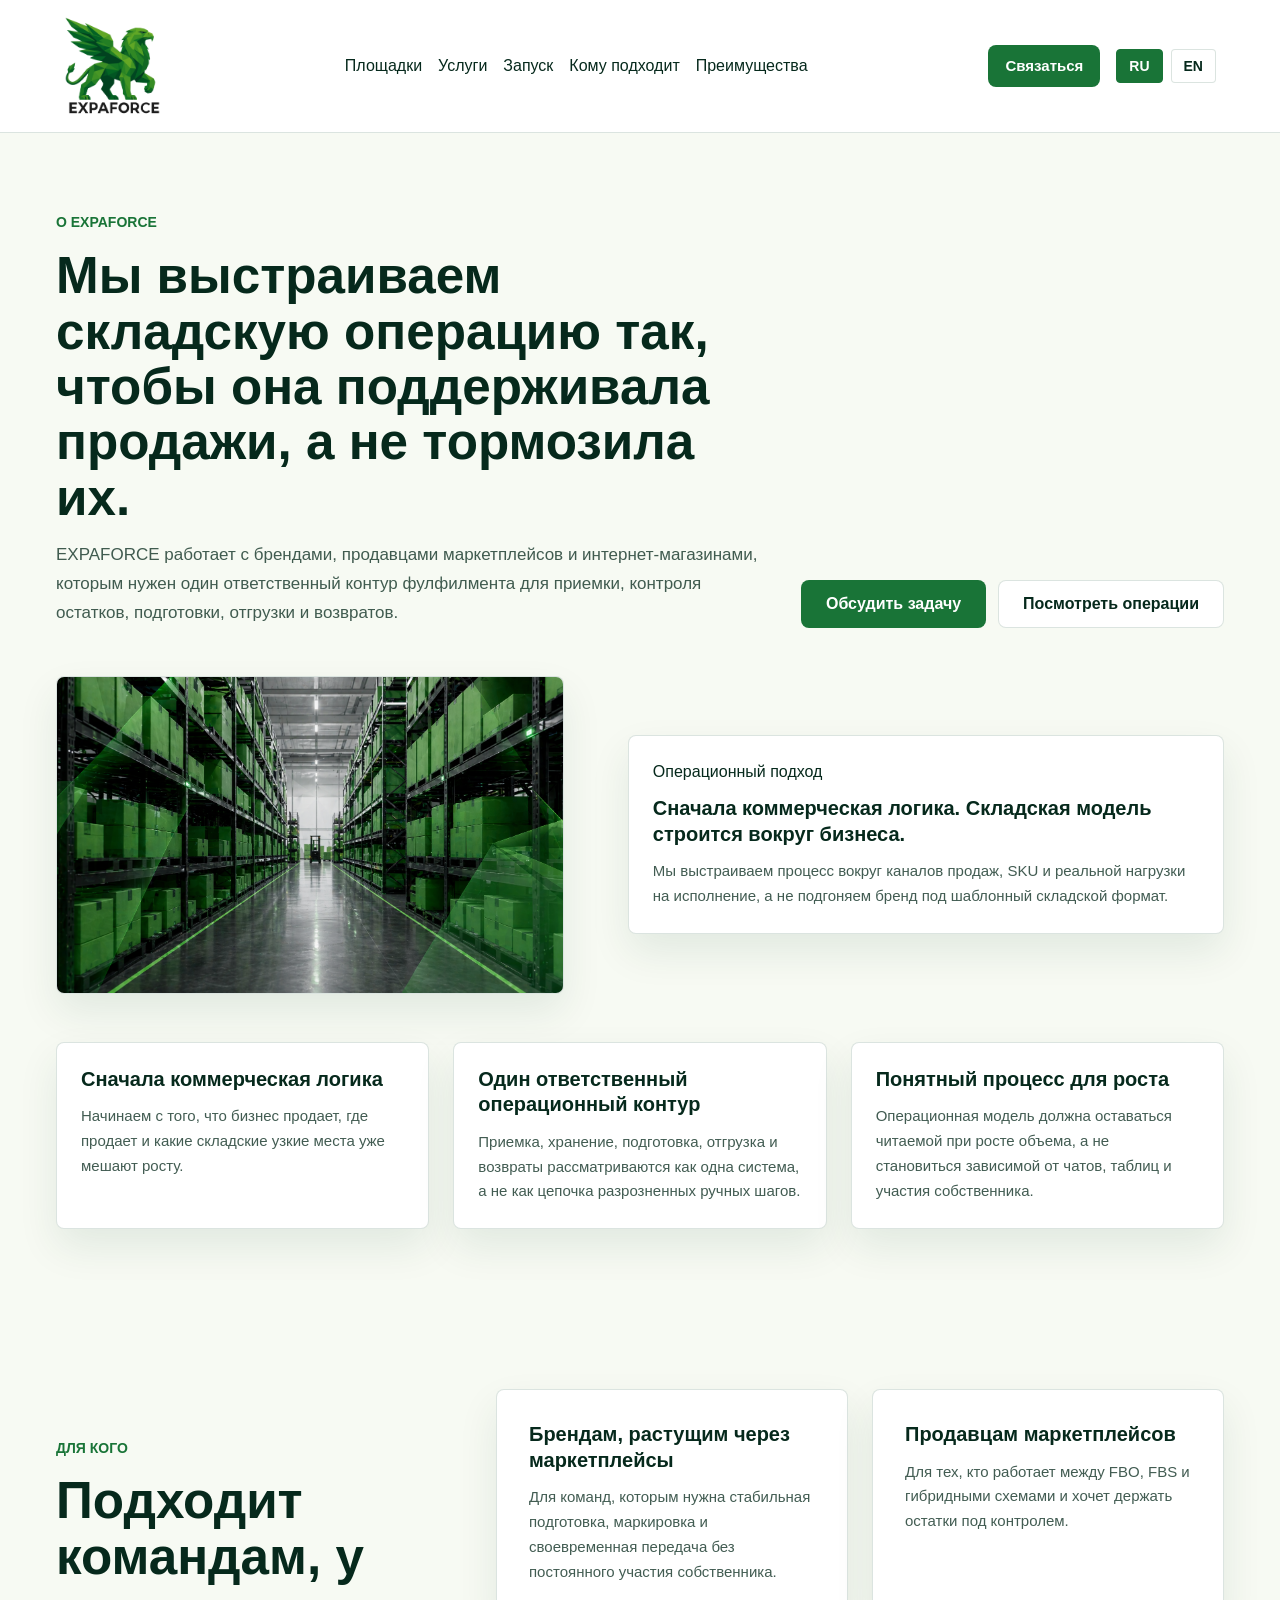
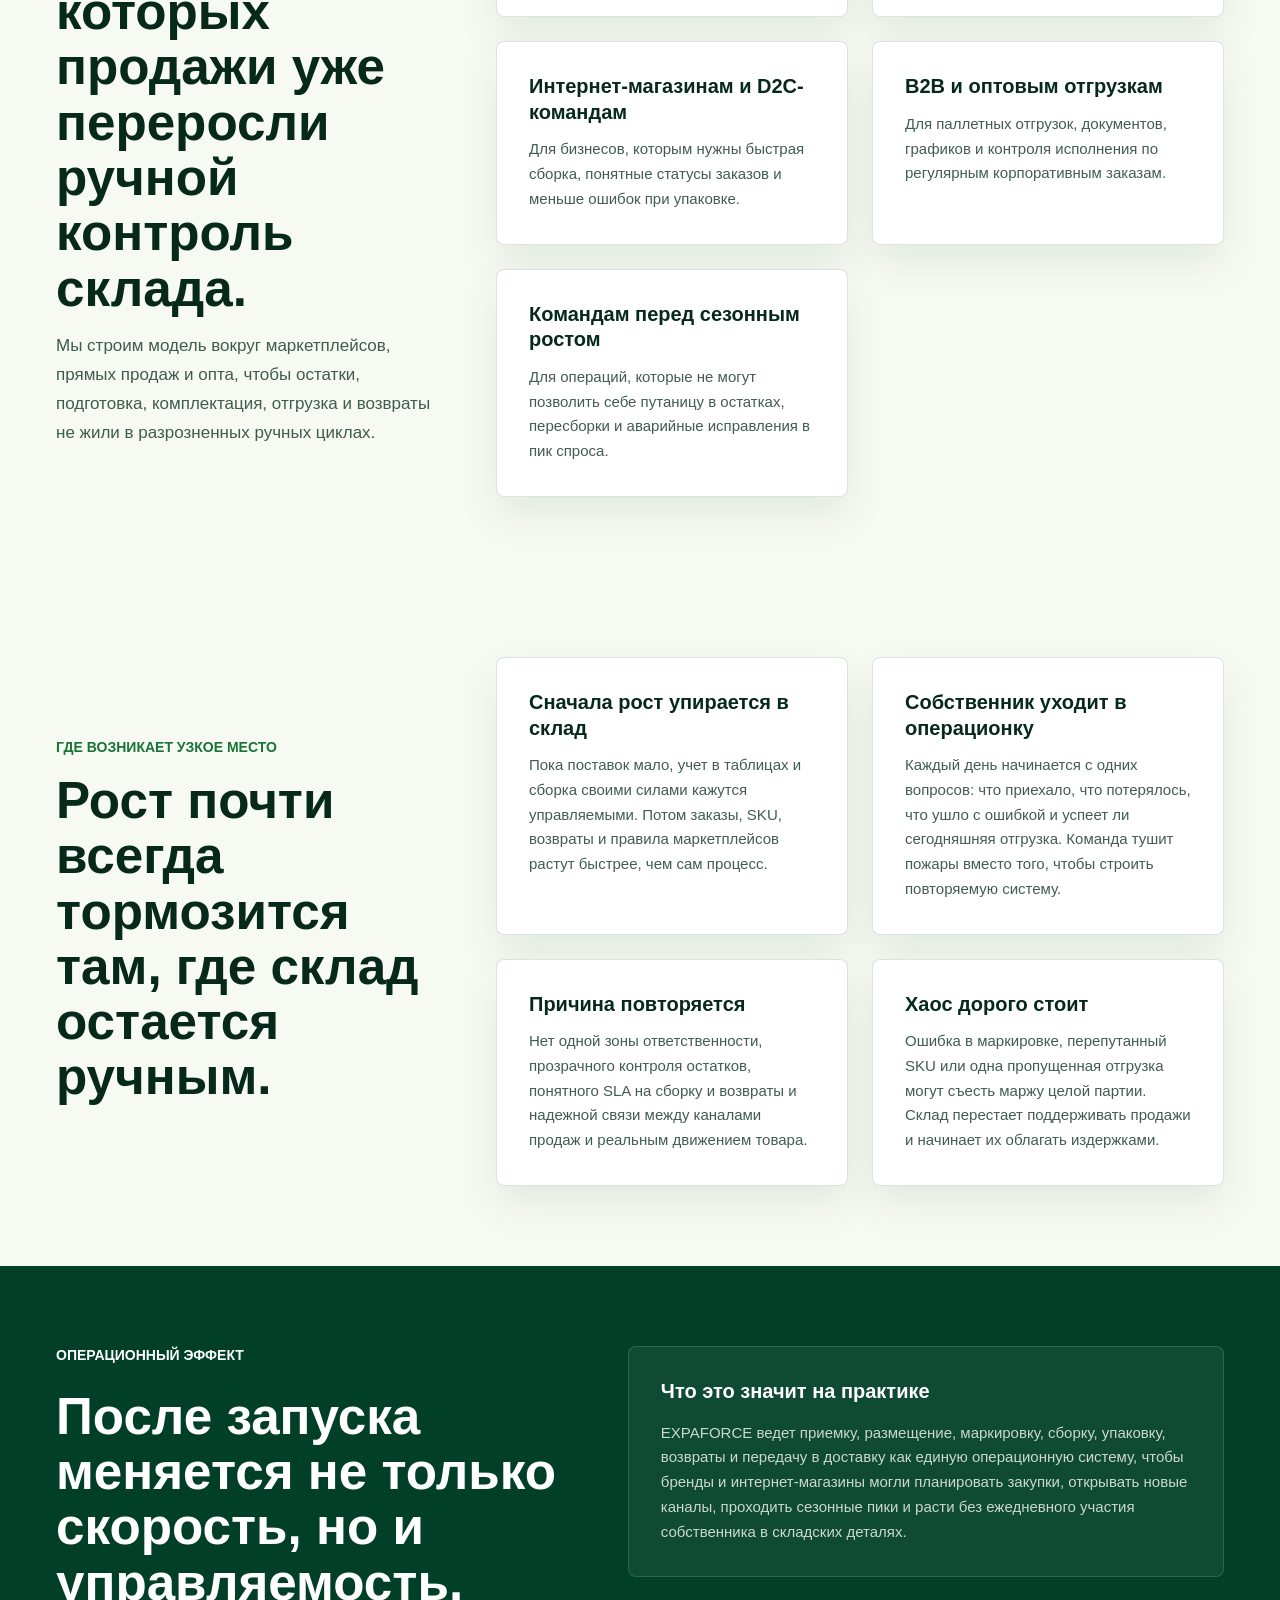
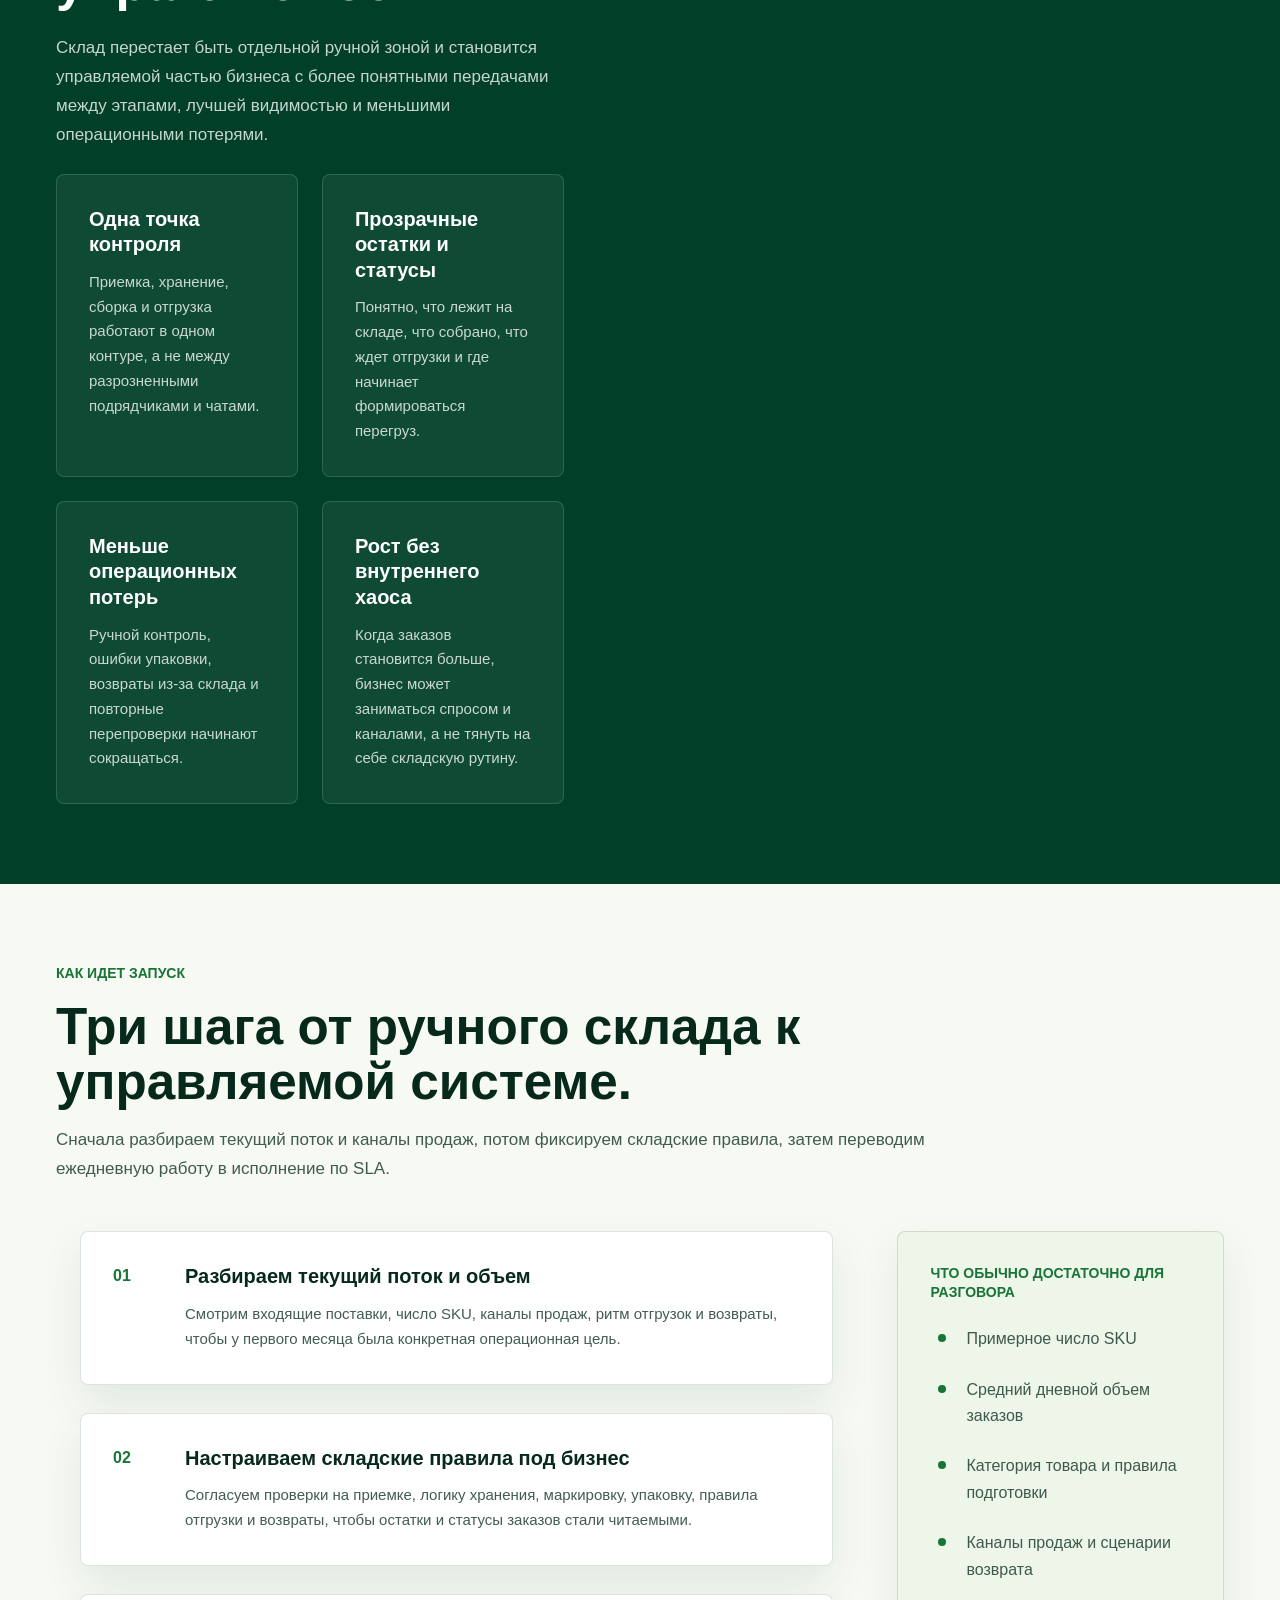
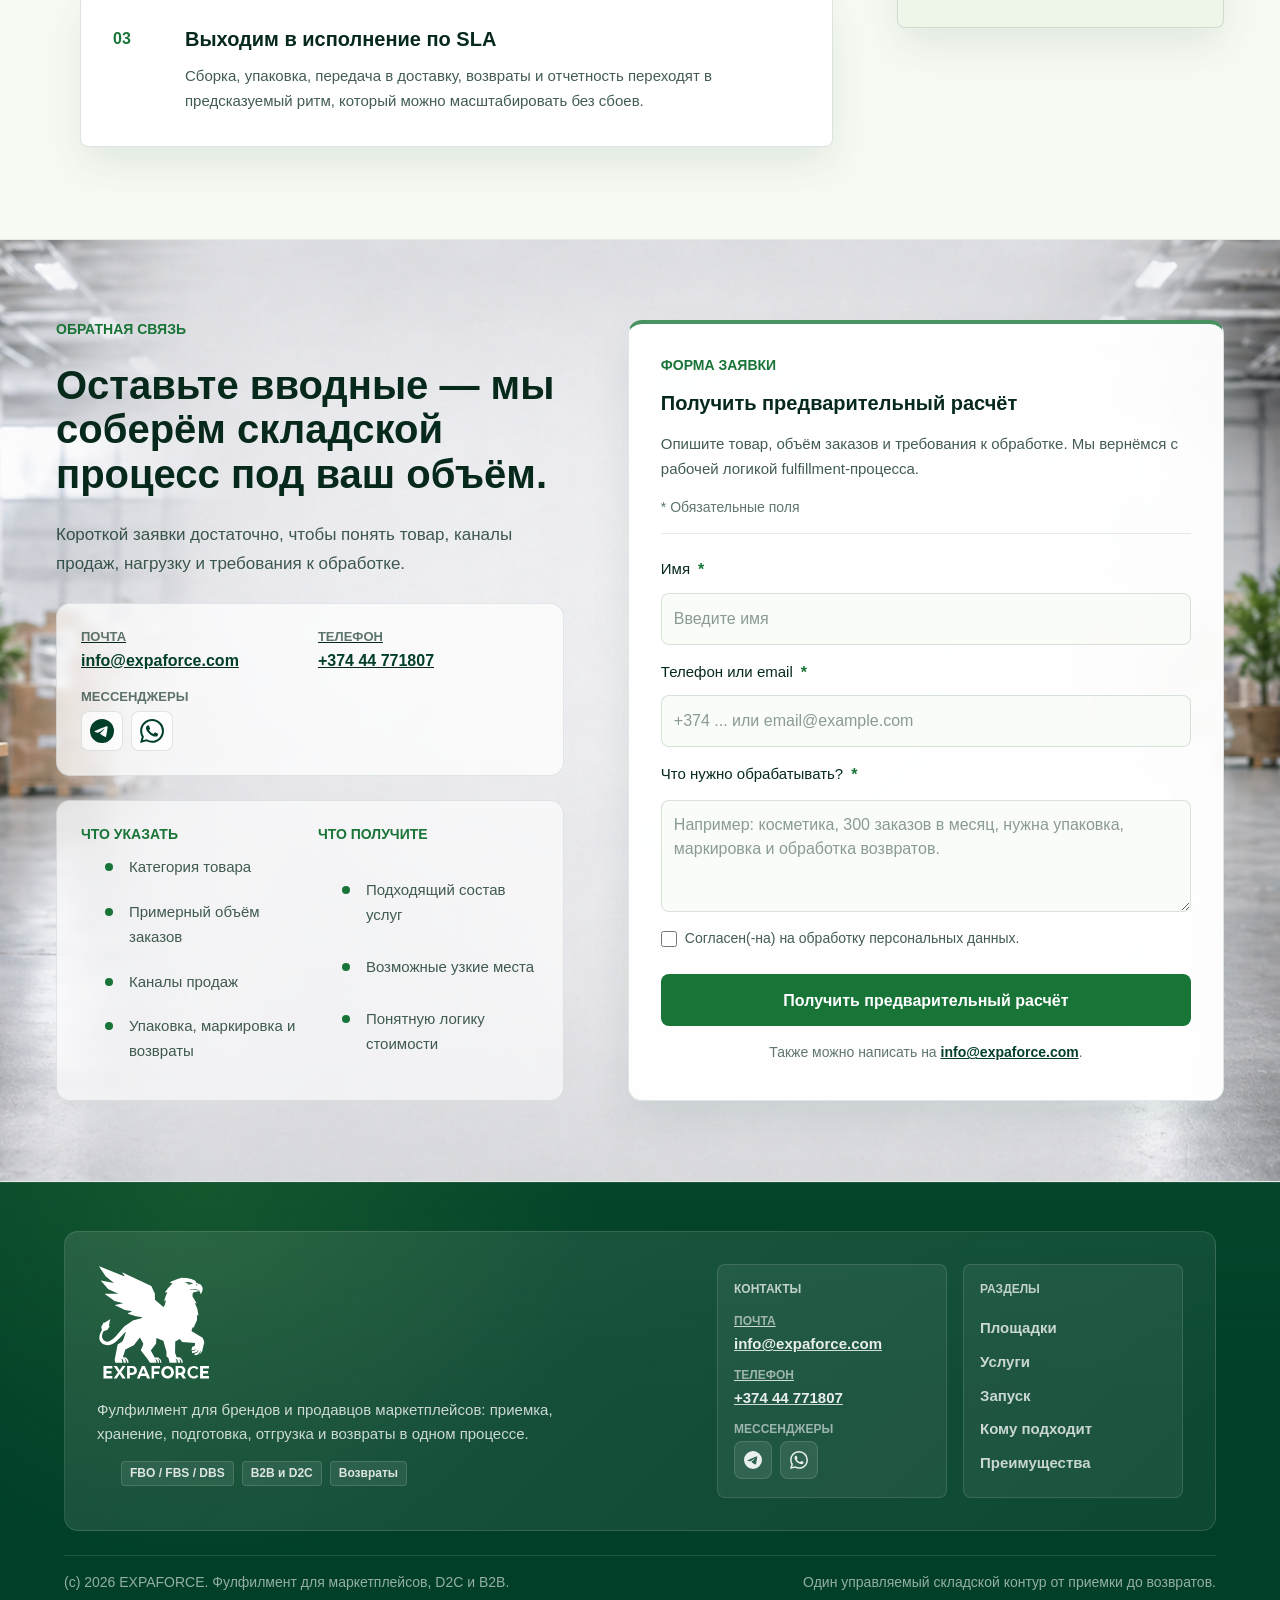
<file: pages/about/index.html>
<!DOCTYPE html>
<html lang="ru">
<head>
    <meta charset="UTF-8">
    <meta name="viewport" content="width=device-width, initial-scale=1.0">
    <title data-i18n="[text]about-meta-title">EXPAFORCE | О компании и операционном подходе к фулфилменту</title>
    <meta
        name="description"
        content="Узнайте, как EXPAFORCE выстраивает фулфилмент для брендов, продавцов маркетплейсов и B2B-команд в одном управляемом контуре от приемки до возвратов."
        data-i18n="[content]about-meta-description"
    >
    <link rel="canonical" href="https://expaforce.com/pages/about/">
    <meta property="og:title" content="EXPAFORCE | О компании и операционном подходе к фулфилменту" data-i18n="[content]about-meta-title">
    <meta property="og:description" content="Узнайте, как EXPAFORCE выстраивает фулфилмент для брендов, продавцов маркетплейсов и B2B-команд в одном управляемом контуре от приемки до возвратов." data-i18n="[content]about-meta-description">
    <meta property="og:type" content="website">
    <meta property="og:url" content="https://expaforce.com/pages/about/">
    <meta property="og:image" content="https://expaforce.com/src/graphics/png/image7-warehouse-plan.png">
    <meta name="twitter:card" content="summary_large_image">
    <meta name="twitter:title" content="EXPAFORCE | О компании и операционном подходе к фулфилменту" data-i18n="[content]about-meta-title">
    <meta name="twitter:description" content="Узнайте, как EXPAFORCE выстраивает фулфилмент для брендов, продавцов маркетплейсов и B2B-команд в одном управляемом контуре от приемки до возвратов." data-i18n="[content]about-meta-description">
    <meta name="twitter:image" content="https://expaforce.com/src/graphics/png/image7-warehouse-plan.png">

    <link rel="stylesheet" href="../../src/css/styles.css">

    <link rel="icon" type="image/x-icon" href="../../src/graphics/favicon.ico?v=20260512">
    <link rel="icon" type="image/png" sizes="16x16" href="../../src/graphics/png/favicon-16x16.png?v=20260512">
    <link rel="icon" type="image/png" sizes="32x32" href="../../src/graphics/png/favicon-32x32.png?v=20260512">
    <link rel="icon" type="image/png" sizes="192x192" href="../../src/graphics/png/android-chrome-192x192.png?v=20260512">
    <link rel="icon" type="image/png" sizes="512x512" href="../../src/graphics/png/android-chrome-512x512.png?v=20260512">
    <link rel="apple-touch-icon" sizes="180x180" href="../../src/graphics/png/apple-touch-icon.png?v=20260512">
    <link rel="manifest" href="../../src/graphics/site.webmanifest?v=20260512">
</head>

<body class="page page--about">
    <header id="header"></header>

    <main class="page-content">
        <section class="section section--about-intro about-intro" id="hero" aria-labelledby="about-hero-title">
            <div class="container">
                <div class="section__inner about-intro__inner">
                <div class="about-intro__head">
                    <div class="section-heading section-heading--wide">
                        <p class="section-heading__eyebrow" data-i18n="[text]about-hero-eyebrow">О EXPAFORCE</p>
                        <h1 class="section-heading__title" id="about-hero-title" data-i18n="[text]about-hero-title">Мы выстраиваем складскую операцию так, чтобы она поддерживала продажи, а не тормозила их.</h1>
                        <p class="section-heading__text" data-i18n="[text]about-hero-text">EXPAFORCE работает с брендами, продавцами маркетплейсов и интернет-магазинами, которым нужен один ответственный контур фулфилмента для приемки, контроля остатков, подготовки, отгрузки и возвратов.</p>
                    </div>
                    <div class="about-intro__actions">
                        <a class="button button--primary" href="mailto:sales@expaforce.com?subject=Discuss%20fulfillment%20workflow" data-i18n="[text]hero-primary">Обсудить задачу</a>
                        <a class="button button--secondary" href="../../index.html#services" data-i18n="[text]cta-secondary">Посмотреть операции</a>
                    </div>
                </div>

                <div class="about-intro__layout">
                    <figure class="about-intro__media">
                        <img class="about-intro__image" src="../../src/graphics/png/image7-warehouse-plan.png" alt="Проход между складскими стеллажами EXPAFORCE с коробами и техникой" data-i18n="[alt]about-intro-image-alt" loading="lazy">
                    </figure>

                    <aside class="card about-intro__aside">
                        <p class="about-intro__aside-label" data-i18n="[text]about-intro-aside-label">Операционный подход</p>
                        <h2 class="card__title about-intro__aside-title" data-i18n="[text]about-intro-aside-title">Сначала коммерческая логика. Складская модель строится вокруг бизнеса.</h2>
                        <p class="card__text about-intro__aside-text" data-i18n="[text]about-intro-aside-text">Мы выстраиваем процесс вокруг каналов продаж, SKU и реальной нагрузки на исполнение, а не подгоняем бренд под шаблонный складской формат.</p>
                    </aside>
                </div>

                <div class="about-intro__principles">
                    <article class="card about-intro__principle">
                        <h2 class="card__title about-intro__principle-title" data-i18n="[text]about-intro-principle-1-title">Сначала коммерческая логика</h2>
                        <p class="card__text about-intro__principle-text" data-i18n="[text]about-intro-principle-1-text">Начинаем с того, что бизнес продает, где продает и какие складские узкие места уже мешают росту.</p>
                    </article>
                    <article class="card about-intro__principle">
                        <h2 class="card__title about-intro__principle-title" data-i18n="[text]about-intro-principle-2-title">Один ответственный операционный контур</h2>
                        <p class="card__text about-intro__principle-text" data-i18n="[text]about-intro-principle-2-text">Приемка, хранение, подготовка, отгрузка и возвраты рассматриваются как одна система, а не как цепочка разрозненных ручных шагов.</p>
                    </article>
                    <article class="card about-intro__principle">
                        <h2 class="card__title about-intro__principle-title" data-i18n="[text]about-intro-principle-3-title">Понятный процесс для роста</h2>
                        <p class="card__text about-intro__principle-text" data-i18n="[text]about-intro-principle-3-text">Операционная модель должна оставаться читаемой при росте объема, а не становиться зависимой от чатов, таблиц и участия собственника.</p>
                    </article>
                </div>
            </div>
            </div>
        </section>

        <section class="section section--audience audience" id="audience" aria-labelledby="audience-title">

            <div class="container">

                <div class="section__inner audience__inner">
                <div class="section-heading section-heading--wide">
                    <p class="section-heading__eyebrow" data-i18n="[text]trust-label">Для кого</p>
                    <h2 class="section-heading__title" id="audience-title" data-i18n="[text]trust-title">Подходит командам, у которых продажи уже переросли ручной контроль склада.</h2>
                    <p class="section-heading__text" data-i18n="[text]trust-note">Мы строим модель вокруг маркетплейсов, прямых продаж и опта, чтобы остатки, подготовка, комплектация, отгрузка и возвраты не жили в разрозненных ручных циклах.</p>
                </div>

                <div class="audience__grid">
                    <article class="card audience-card">
                        <h3 class="card__title audience-card__title" data-i18n="[text]trust-card-1-title">Брендам, растущим через маркетплейсы</h3>
                        <p class="card__text audience-card__text" data-i18n="[text]trust-card-1-text">Для команд, которым нужна стабильная подготовка, маркировка и своевременная передача без постоянного участия собственника.</p>
                    </article>
                    <article class="card audience-card">
                        <h3 class="card__title audience-card__title" data-i18n="[text]trust-card-2-title">Продавцам маркетплейсов</h3>
                        <p class="card__text audience-card__text" data-i18n="[text]trust-card-2-text">Для тех, кто работает между FBO, FBS и гибридными схемами и хочет держать остатки под контролем.</p>
                    </article>
                    <article class="card audience-card">
                        <h3 class="card__title audience-card__title" data-i18n="[text]trust-card-3-title">Интернет-магазинам и D2C-командам</h3>
                        <p class="card__text audience-card__text" data-i18n="[text]trust-card-3-text">Для бизнесов, которым нужны быстрая сборка, понятные статусы заказов и меньше ошибок при упаковке.</p>
                    </article>
                    <article class="card audience-card">
                        <h3 class="card__title audience-card__title" data-i18n="[text]trust-card-4-title">B2B и оптовым отгрузкам</h3>
                        <p class="card__text audience-card__text" data-i18n="[text]trust-card-4-text">Для паллетных отгрузок, документов, графиков и контроля исполнения по регулярным корпоративным заказам.</p>
                    </article>
                    <article class="card audience-card">
                        <h3 class="card__title audience-card__title" data-i18n="[text]trust-card-5-title">Командам перед сезонным ростом</h3>
                        <p class="card__text audience-card__text" data-i18n="[text]trust-card-5-text">Для операций, которые не могут позволить себе путаницу в остатках, пересборки и аварийные исправления в пик спроса.</p>
                    </article>
                </div>
            </div>
            </div>
        </section>

        <section class="section section--problem problem" id="problem" aria-labelledby="problem-title">

            <div class="container">

                <div class="section__inner problem__inner">
                <div class="section-heading section-heading--wide">
                    <p class="section-heading__eyebrow" data-i18n="[text]problem-label">Где возникает узкое место</p>
                    <h2 class="section-heading__title" id="problem-title" data-i18n="[text]problem-title">Рост почти всегда тормозится там, где склад остается ручным.</h2>
                </div>

                <div class="problem__grid">
                    <article class="card problem-card">
                        <h3 class="card__title problem-card__title" data-i18n="[text]problem-1-title">Сначала рост упирается в склад</h3>
                        <p class="card__text problem-card__text" data-i18n="[text]problem-1-text">Пока поставок мало, учет в таблицах и сборка своими силами кажутся управляемыми. Потом заказы, SKU, возвраты и правила маркетплейсов растут быстрее, чем сам процесс.</p>
                    </article>
                    <article class="card problem-card">
                        <h3 class="card__title problem-card__title" data-i18n="[text]problem-2-title">Собственник уходит в операционку</h3>
                        <p class="card__text problem-card__text" data-i18n="[text]problem-2-text">Каждый день начинается с одних вопросов: что приехало, что потерялось, что ушло с ошибкой и успеет ли сегодняшняя отгрузка. Команда тушит пожары вместо того, чтобы строить повторяемую систему.</p>
                    </article>
                    <article class="card problem-card">
                        <h3 class="card__title problem-card__title" data-i18n="[text]problem-3-title">Причина повторяется</h3>
                        <p class="card__text problem-card__text" data-i18n="[text]problem-3-text">Нет одной зоны ответственности, прозрачного контроля остатков, понятного SLA на сборку и возвраты и надежной связи между каналами продаж и реальным движением товара.</p>
                    </article>
                    <article class="card problem-card">
                        <h3 class="card__title problem-card__title" data-i18n="[text]problem-4-title">Хаос дорого стоит</h3>
                        <p class="card__text problem-card__text" data-i18n="[text]problem-4-text">Ошибка в маркировке, перепутанный SKU или одна пропущенная отгрузка могут съесть маржу целой партии. Склад перестает поддерживать продажи и начинает их облагать издержками.</p>
                    </article>
                </div>
            </div>
            </div>
        </section>

        <section class="section section--proof proof" aria-labelledby="proof-title">

            <div class="container">

                <div class="section__inner proof__inner">
                <div class="proof__content">
                    <p class="proof__eyebrow" data-i18n="[text]proof-label">Операционный эффект</p>
                    <h2 class="proof__title" id="proof-title" data-i18n="[text]proof-title">После запуска меняется не только скорость, но и управляемость.</h2>
                    <p class="proof__text" data-i18n="[text]proof-text">Склад перестает быть отдельной ручной зоной и становится управляемой частью бизнеса с более понятными передачами между этапами, лучшей видимостью и меньшими операционными потерями.</p>

                    <div class="proof__grid">
                        <article class="card proof-card">
                            <h3 class="card__title proof-card__title" data-i18n="[text]proof-stat-1-value">Одна точка контроля</h3>
                            <p class="card__text proof-card__text" data-i18n="[text]proof-stat-1-label">Приемка, хранение, сборка и отгрузка работают в одном контуре, а не между разрозненными подрядчиками и чатами.</p>
                        </article>
                        <article class="card proof-card">
                            <h3 class="card__title proof-card__title" data-i18n="[text]proof-stat-2-value">Прозрачные остатки и статусы</h3>
                            <p class="card__text proof-card__text" data-i18n="[text]proof-stat-2-label">Понятно, что лежит на складе, что собрано, что ждет отгрузки и где начинает формироваться перегруз.</p>
                        </article>
                        <article class="card proof-card">
                            <h3 class="card__title proof-card__title" data-i18n="[text]proof-stat-3-value">Меньше операционных потерь</h3>
                            <p class="card__text proof-card__text" data-i18n="[text]proof-stat-3-label">Ручной контроль, ошибки упаковки, возвраты из-за склада и повторные перепроверки начинают сокращаться.</p>
                        </article>
                        <article class="card proof-card">
                            <h3 class="card__title proof-card__title" data-i18n="[text]proof-stat-4-value">Рост без внутреннего хаоса</h3>
                            <p class="card__text proof-card__text" data-i18n="[text]proof-stat-4-label">Когда заказов становится больше, бизнес может заниматься спросом и каналами, а не тянуть на себе складскую рутину.</p>
                        </article>
                    </div>
                </div>

                <aside class="card proof__note" aria-labelledby="proof-note-title">
                    <h3 class="card__title proof__note-title" id="proof-note-title" data-i18n="[text]proof-note-title">Что это значит на практике</h3>
                    <p class="card__text proof__note-text" data-i18n="[text]proof-note-text">EXPAFORCE ведет приемку, размещение, маркировку, сборку, упаковку, возвраты и передачу в доставку как единую операционную систему, чтобы бренды и интернет-магазины могли планировать закупки, открывать новые каналы, проходить сезонные пики и расти без ежедневного участия собственника в складских деталях.</p>
                </aside>
            </div>
            </div>
        </section>

        <section class="section section--process process" id="process" aria-labelledby="process-title">

            <div class="container">

                <div class="section__inner process__inner">
                <div class="section-heading section-heading--wide">
                    <p class="section-heading__eyebrow" data-i18n="[text]process-label">Как идет запуск</p>
                    <h2 class="section-heading__title" id="process-title" data-i18n="[text]process-title">Три шага от ручного склада к управляемой системе.</h2>
                    <p class="section-heading__text" data-i18n="[text]process-text">Сначала разбираем текущий поток и каналы продаж, потом фиксируем складские правила, затем переводим ежедневную работу в исполнение по SLA.</p>
                </div>

                <div class="process__layout">
                    <ol class="process__steps">
                        <li class="card process__step">
                            <span class="process__step-number">01</span>
                            <h3 class="card__title process__step-title" data-i18n="[text]process-step-1-title">Разбираем текущий поток и объем</h3>
                            <p class="card__text process__step-text" data-i18n="[text]process-step-1-text">Смотрим входящие поставки, число SKU, каналы продаж, ритм отгрузок и возвраты, чтобы у первого месяца была конкретная операционная цель.</p>
                        </li>
                        <li class="card process__step">
                            <span class="process__step-number">02</span>
                            <h3 class="card__title process__step-title" data-i18n="[text]process-step-2-title">Настраиваем складские правила под бизнес</h3>
                            <p class="card__text process__step-text" data-i18n="[text]process-step-2-text">Согласуем проверки на приемке, логику хранения, маркировку, упаковку, правила отгрузки и возвраты, чтобы остатки и статусы заказов стали читаемыми.</p>
                        </li>
                        <li class="card process__step">
                            <span class="process__step-number">03</span>
                            <h3 class="card__title process__step-title" data-i18n="[text]process-step-3-title">Выходим в исполнение по SLA</h3>
                            <p class="card__text process__step-text" data-i18n="[text]process-step-3-text">Сборка, упаковка, передача в доставку, возвраты и отчетность переходят в предсказуемый ритм, который можно масштабировать без сбоев.</p>
                        </li>
                    </ol>

                    <aside class="card--surface card process__card">
                        <p class="process__card-label" data-i18n="[text]process-card-title">Что обычно достаточно для разговора</p>
                        <ul class="card__list process__card-list">
                            <li data-i18n="[text]process-card-item-1">Примерное число SKU</li>
                            <li data-i18n="[text]process-card-item-2">Средний дневной объем заказов</li>
                            <li data-i18n="[text]process-card-item-3">Категория товара и правила подготовки</li>
                            <li data-i18n="[text]process-card-item-4">Каналы продаж и сценарии возврата</li>
                        </ul>
                    </aside>
                </div>
            </div>
            </div>
        </section>

        <section class="section section--cta cta" id="cta" aria-labelledby="cta-title">

            <div class="container">

                <div class="section__inner cta__inner">
                <div class="cta__content">
                    <p class="cta__eyebrow" data-i18n="[text]cta-label">Обратная связь</p>
                    <h2 class="cta__title" id="cta-title" data-i18n="[text]cta-title">Оставьте вводные — мы соберём складской процесс под ваш объём.</h2>
                    <p class="cta__text" data-i18n="[text]cta-text">Короткой заявки достаточно, чтобы понять товар, каналы продаж, нагрузку и требования к обработке.</p>
                    <div class="cta__contact cta-contact" aria-label="Прямые контакты для связи" data-i18n="[aria-label]cta-contact-aria">
                        <a class="cta-contact__item" href="mailto:info@expaforce.com">
                            <span class="cta-contact__label" data-i18n="[text]cta-contact-email-label">Почта</span>
                            <span class="cta-contact__value">info@expaforce.com</span>
                        </a>
                        <a class="cta-contact__item" href="tel:+37444771807">
                            <span class="cta-contact__label" data-i18n="[text]cta-contact-phone-label">Телефон</span>
                            <span class="cta-contact__value">+374 44 771807</span>
                        </a>
                        <div class="cta-contact__item cta-contact__item--messengers">
                            <span class="cta-contact__label" data-i18n="[text]cta-contact-messengers-label">Мессенджеры</span>
                            <span class="cta-contact__messengers">
                                <a class="cta-contact__messenger" href="https://t.me/+37444771807" target="_blank" rel="noopener" aria-label="Написать в Telegram" data-i18n="[aria-label]cta-contact-telegram-aria">
                                    <svg class="cta-contact__icon" viewBox="0 0 24 24" aria-hidden="true" focusable="false">
                                        <path d="M11.944 0A12 12 0 0 0 0 12a12 12 0 0 0 12 12 12 12 0 0 0 12-12A12 12 0 0 0 12 0h-.056Zm4.962 7.224c.1-.002.321.023.465.14.121.098.156.23.171.325.016.093.036.306.02.472-.18 1.898-.962 6.502-1.36 8.627-.168.9-.499 1.201-.82 1.23-.696.065-1.225-.46-1.9-.902-1.056-.693-1.653-1.124-2.678-1.8-1.185-.78-.417-1.21.258-1.91.177-.184 3.247-2.977 3.307-3.23.007-.032.014-.15-.056-.212-.07-.062-.174-.041-.249-.024-.106.024-1.793 1.14-5.061 3.345-.48.33-.913.49-1.302.48-.428-.008-1.252-.241-1.865-.44-.752-.245-1.349-.374-1.297-.789.027-.216.325-.437.893-.663 3.498-1.524 5.831-2.529 6.998-3.014 3.332-1.386 4.025-1.627 4.476-1.635Z"/>
                                    </svg>
                                </a>
                                <a class="cta-contact__messenger" href="https://api.whatsapp.com/send/?app_absent=0&amp;phone=374447718078&amp;text=%D0%97%D0%B4%D1%80%D0%B0%D0%B2%D1%81%D1%82%D0%B2%D1%83%D0%B9%D1%82%D0%B5%21&amp;type=phone_number" target="_blank" rel="noopener" aria-label="Написать в WhatsApp" data-i18n="[aria-label]cta-contact-whatsapp-aria">
                                    <svg class="cta-contact__icon" viewBox="0 0 24 24" aria-hidden="true" focusable="false">
                                        <path d="M17.472 14.382c-.297-.149-1.758-.867-2.03-.967-.273-.099-.471-.148-.67.15-.197.297-.767.966-.94 1.164-.173.199-.347.223-.644.075-.297-.15-1.255-.463-2.39-1.475-.883-.788-1.48-1.761-1.653-2.059-.173-.297-.018-.458.13-.606.134-.133.298-.347.446-.52.149-.174.198-.298.298-.497.099-.198.05-.371-.025-.52-.075-.149-.669-1.612-.916-2.207-.242-.579-.487-.5-.669-.51-.173-.008-.371-.01-.57-.01-.198 0-.52.074-.792.372-.272.297-1.04 1.016-1.04 2.479 0 1.462 1.065 2.875 1.213 3.074.149.198 2.096 3.2 5.077 4.487.709.306 1.262.489 1.694.625.712.227 1.36.195 1.872.118.571-.085 1.758-.719 2.006-1.413.248-.694.248-1.289.173-1.413-.074-.124-.272-.198-.57-.347m-5.421 7.403h-.004a9.87 9.87 0 0 1-5.031-1.378l-.361-.214-3.741.982.998-3.648-.235-.374a9.86 9.86 0 0 1-1.51-5.26c.001-5.45 4.436-9.884 9.888-9.884 2.64 0 5.122 1.03 6.988 2.898a9.825 9.825 0 0 1 2.893 6.994c-.003 5.45-4.437 9.884-9.885 9.884M20.464 3.488A11.815 11.815 0 0 0 12.05 0C5.495 0 .16 5.335.157 11.892c0 2.096.547 4.142 1.588 5.945L.057 24l6.305-1.654a11.882 11.882 0 0 0 5.683 1.448h.005c6.554 0 11.89-5.335 11.893-11.893a11.821 11.821 0 0 0-3.48-8.413Z"/>
                                    </svg>
                                </a>
                            </span>
                        </div>
                    </div>
                    <div class="cta__support cta-support" aria-label="Что помогает подготовить предварительный расчёт" data-i18n="[aria-label]cta-support-aria">
                        <div class="cta-support__group">
                            <p class="cta-support__label" data-i18n="[text]cta-support-include-label">Что указать</p>
                            <ul class="cta-support__list">
                                <li data-i18n="[text]cta-support-include-1">Категория товара</li>
                                <li data-i18n="[text]cta-support-include-2">Примерный объём заказов</li>
                                <li data-i18n="[text]cta-support-include-3">Каналы продаж</li>
                                <li data-i18n="[text]cta-support-include-4">Упаковка, маркировка и возвраты</li>
                            </ul>
                        </div>
                        <div class="cta-support__group">
                            <p class="cta-support__label" data-i18n="[text]cta-support-result-label">Что получите</p>
                            <ul class="cta-support__list">
                                <li data-i18n="[text]cta-support-result-1">Подходящий состав услуг</li>
                                <li data-i18n="[text]cta-support-result-2">Возможные узкие места</li>
                                <li data-i18n="[text]cta-support-result-3">Понятную логику стоимости</li>
                            </ul>
                        </div>
                    </div>
                </div>

                <aside class="card cta__panel">
                    <div class="cta__panel-head">
                        <p class="cta__panel-label" data-i18n="[text]cta-panel-label">Форма заявки</p>
                        <h3 class="card__title cta__panel-title" data-i18n="[text]cta-panel-title">Получить предварительный расчёт</h3>
                        <p class="card__text cta__panel-text" data-i18n="[text]cta-panel-text">Опишите товар, объём заказов и требования к обработке. Мы вернёмся с рабочей логикой fulfillment-процесса.</p>
                        <p class="cta__required-note" data-i18n="[text]cta-form-required-note">* Обязательные поля</p>
                    </div>

                    <form
                        class="form-group cta-form"
                        action="/form-handler.php"
                        method="post"
                        data-form-handler="/form-handler.php"
                        accept-charset="UTF-8"
                        novalidate
                    >
                        <div class="form-field cta-form__honeypot" data-form-honeypot aria-hidden="true">
                            <label>Сайт</label>
                            <input type="text" name="website" tabindex="-1" autocomplete="off">
                        </div>

                        <div class="cta-form__grid cta-form__grid--primary">
                            <label class="form-field cta-form__field">
                                <span class="cta-form__label-line">
                                    <span class="form-label cta-form__label" data-i18n="[text]cta-form-name-label">Имя</span>
                                    <span class="cta-form__required" aria-hidden="true">*</span>
                                </span>
                                <input class="form-input cta-form__input" type="text" name="full_name" autocomplete="name" required minlength="2" maxlength="120" placeholder="Введите имя" data-i18n="[placeholder]cta-form-name-placeholder">
                                <span class="form-error" role="alert"></span>
                            </label>
                            <label class="form-field cta-form__field">
                                <span class="cta-form__label-line">
                                    <span class="form-label cta-form__label" data-i18n="[text]cta-form-phone-label">Телефон или email</span>
                                    <span class="cta-form__required" aria-hidden="true">*</span>
                                </span>
                                <input class="form-input cta-form__input" type="text" name="phone" autocomplete="tel" required maxlength="120" data-validate="phone-or-email" placeholder="+374 ... или email@example.com" data-i18n="[placeholder]cta-form-phone-placeholder">
                                <span class="form-error" role="alert"></span>
                            </label>
                        </div>

                        <label class="form-field cta-form__field cta-form__field--full">
                            <span class="cta-form__label-line">
                                <span class="form-label cta-form__label" data-i18n="[text]cta-form-product-label">Что нужно обрабатывать?</span>
                                <span class="cta-form__required" aria-hidden="true">*</span>
                            </span>
                            <textarea class="form-textarea cta-form__textarea" name="product_context" rows="3" required minlength="10" maxlength="2000" placeholder="Например: косметика, 300 заказов в месяц, нужна упаковка, маркировка и обработка возвратов." data-i18n="[placeholder]cta-form-product-placeholder"></textarea>
                            <span class="form-error" role="alert"></span>
                        </label>

                        <div class="form-field cta-form__field-consent">
                            <label class="cta-form__consent">
                                <input type="checkbox" name="consent" required>
                                <span data-i18n="[text]cta-form-consent">Согласен(-на) на обработку персональных данных.</span>
                            </label>
                            <span class="form-error" role="alert"></span>
                        </div>

                        <div class="form-actions cta-form__actions">
                            <button class="button button--primary button--full" type="submit" data-i18n="[text]cta-primary">Получить предварительный расчёт</button>
                            <p class="card__text cta-form__note" data-i18n="[html]cta-form-note">Также можно написать на <a href="mailto:info@expaforce.com">info@expaforce.com</a>.</p>
                        </div>
                        <span class="form-status" role="alert"></span>
                    </form>
                </aside>
            </div>
            </div>
        </section>
    </main>

    <footer id="footer"></footer>

    <script src="../../scripts/partials.js"></script>
    <script src="../../scripts/translation.js"></script>
    <script src="../../scripts/form-validator.js"></script>
    <script src="../../scripts/script.js"></script>
</body>
</html>
</file>
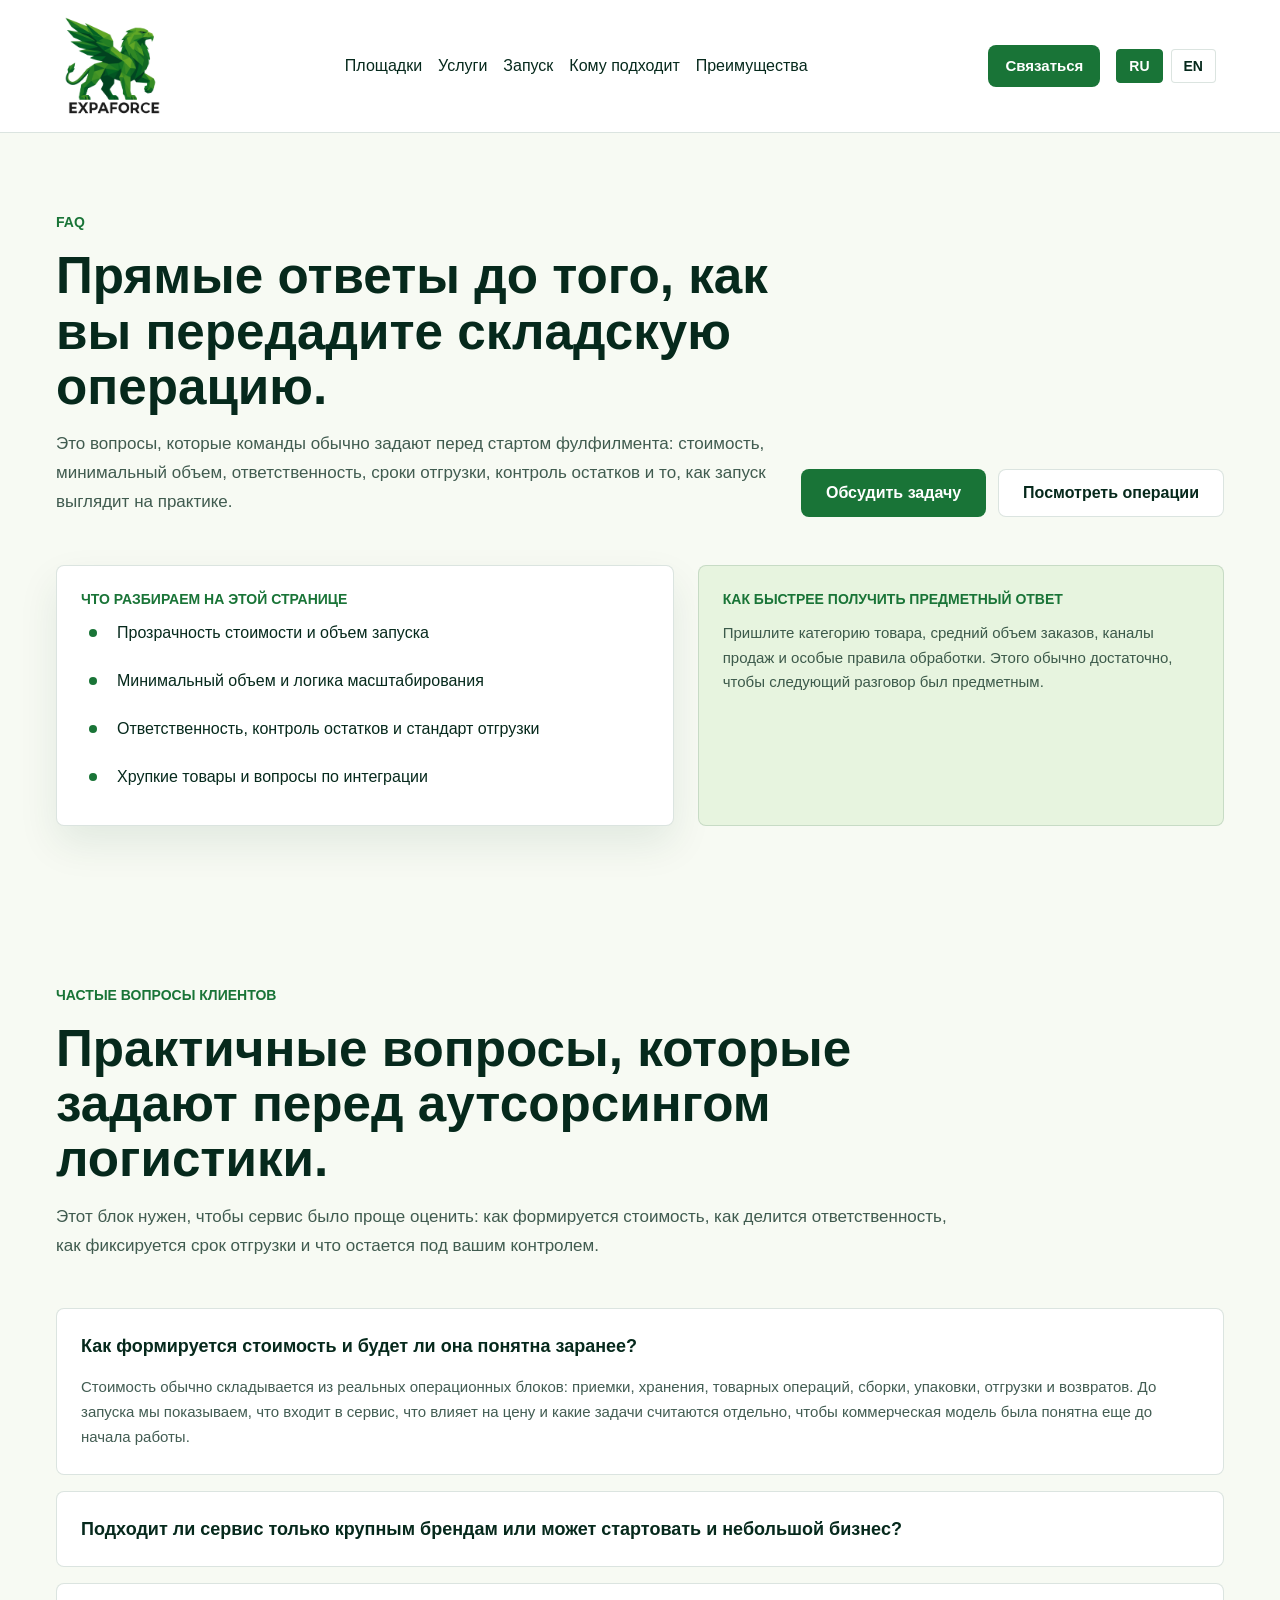
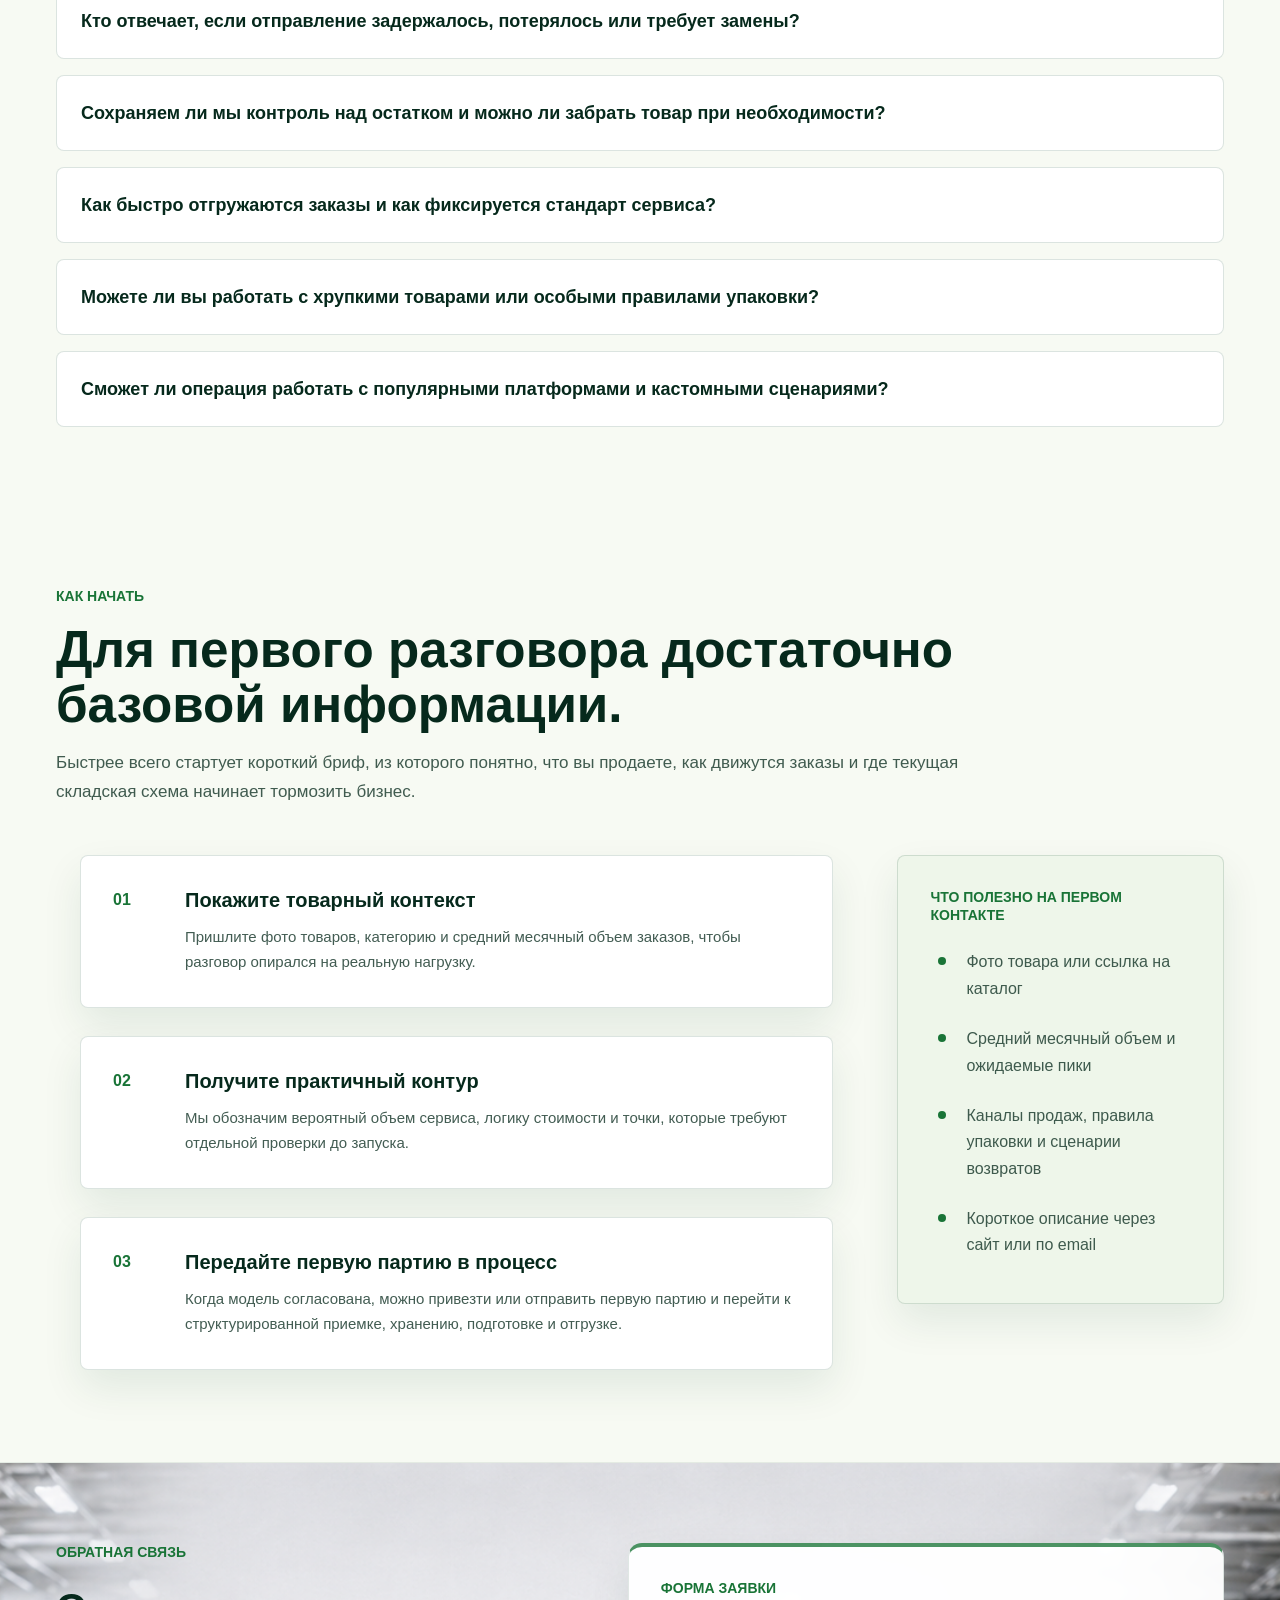
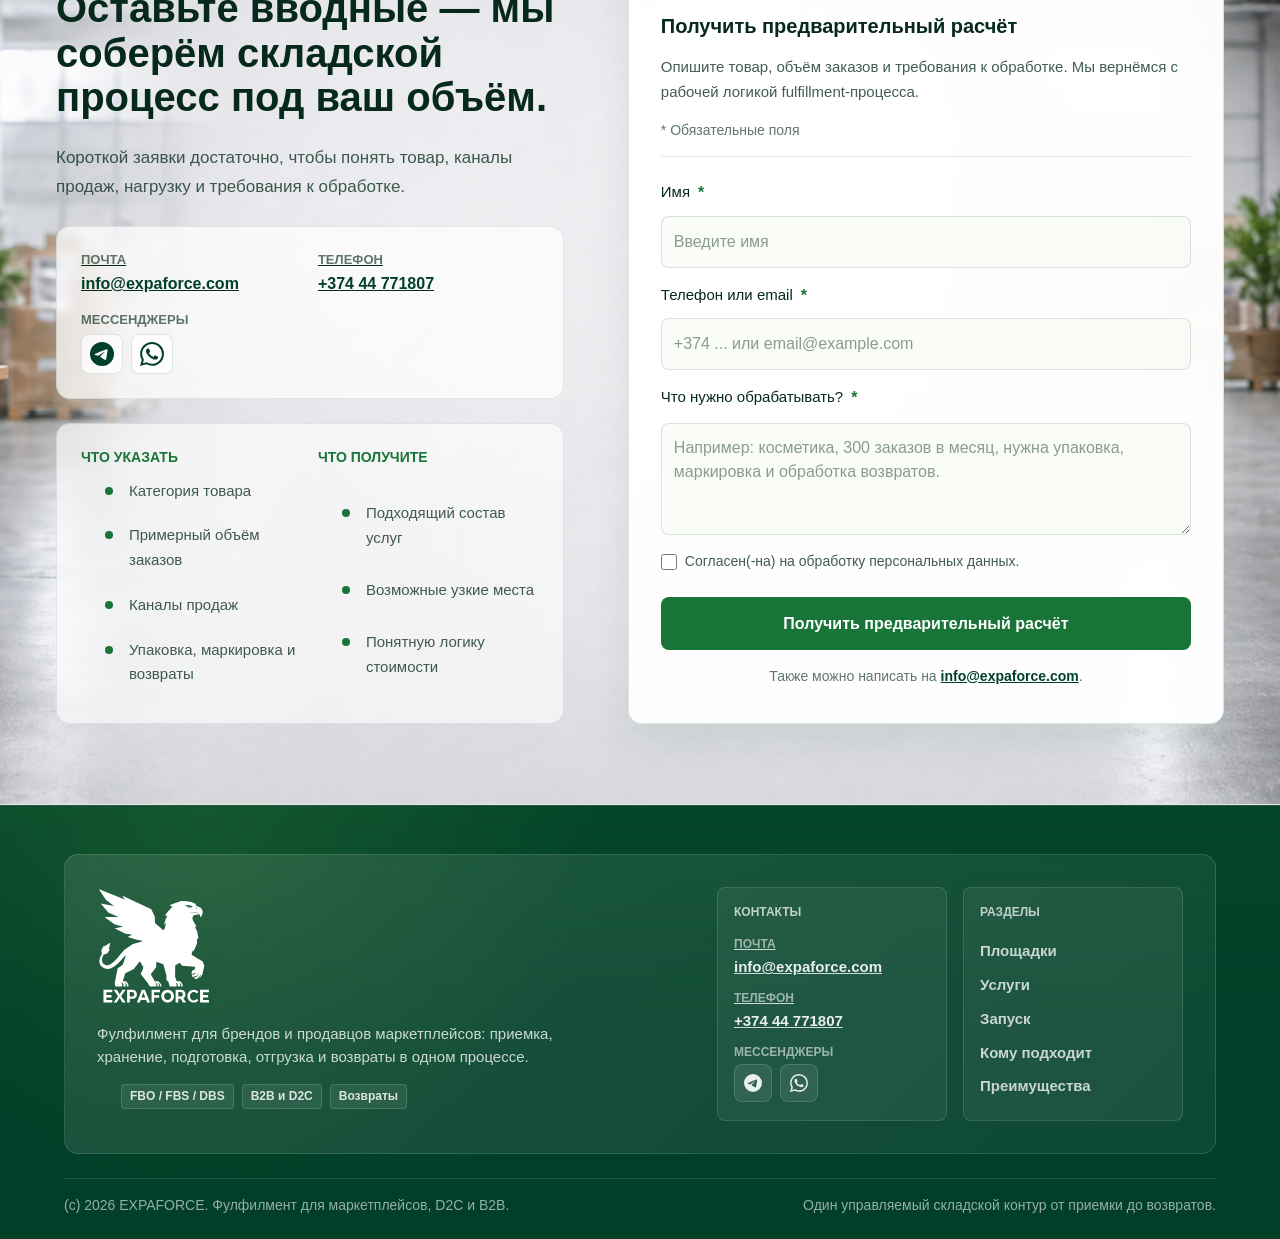
<file: pages/faq/index.html>
<!DOCTYPE html>
<html lang="ru">
<head>
    <meta charset="UTF-8">
    <meta name="viewport" content="width=device-width, initial-scale=1.0">
    <title data-i18n="[text]faq-page-meta-title">EXPAFORCE | FAQ по стоимости, запуску и операционному контролю</title>
    <meta
        name="description"
        content="Практичные ответы о стоимости фулфилмента EXPAFORCE, запуске, контроле остатков, ответственности за отправления, сроках отгрузки, хрупких товарах и интеграциях."
        data-i18n="[content]faq-page-meta-description"
    >
    <link rel="canonical" href="https://expaforce.com/pages/faq/">
    <meta property="og:title" content="EXPAFORCE | FAQ по стоимости, запуску и операционному контролю" data-i18n="[content]faq-page-meta-title">
    <meta property="og:description" content="Практичные ответы о стоимости фулфилмента EXPAFORCE, запуске, контроле остатков, ответственности за отправления, сроках отгрузки, хрупких товарах и интеграциях." data-i18n="[content]faq-page-meta-description">
    <meta property="og:type" content="website">
    <meta property="og:url" content="https://expaforce.com/pages/faq/">
    <meta property="og:image" content="https://expaforce.com/src/graphics/png/image10-shelf-workprocess.png">
    <meta name="twitter:card" content="summary_large_image">
    <meta name="twitter:title" content="EXPAFORCE | FAQ по стоимости, запуску и операционному контролю" data-i18n="[content]faq-page-meta-title">
    <meta name="twitter:description" content="Практичные ответы о стоимости фулфилмента EXPAFORCE, запуске, контроле остатков, ответственности за отправления, сроках отгрузки, хрупких товарах и интеграциях." data-i18n="[content]faq-page-meta-description">
    <meta name="twitter:image" content="https://expaforce.com/src/graphics/png/image10-shelf-workprocess.png">

    <link rel="stylesheet" href="../../src/css/styles.css">

    <link rel="icon" type="image/x-icon" href="../../src/graphics/favicon.ico?v=20260512">
    <link rel="icon" type="image/png" sizes="16x16" href="../../src/graphics/png/favicon-16x16.png?v=20260512">
    <link rel="icon" type="image/png" sizes="32x32" href="../../src/graphics/png/favicon-32x32.png?v=20260512">
    <link rel="icon" type="image/png" sizes="192x192" href="../../src/graphics/png/android-chrome-192x192.png?v=20260512">
    <link rel="icon" type="image/png" sizes="512x512" href="../../src/graphics/png/android-chrome-512x512.png?v=20260512">
    <link rel="apple-touch-icon" sizes="180x180" href="../../src/graphics/png/apple-touch-icon.png?v=20260512">
    <link rel="manifest" href="../../src/graphics/site.webmanifest?v=20260512">
    <script type="application/ld+json">
{
  "@context": "https://schema.org",
  "@type": "FAQPage",
  "mainEntity": [
    {
      "@type": "Question",
      "name": "Как формируется стоимость и будет ли она понятна заранее?",
      "acceptedAnswer": {
        "@type": "Answer",
        "text": "Стоимость обычно складывается из реальных операционных блоков: приемки, хранения, товарных операций, сборки, упаковки, отгрузки и возвратов. До запуска мы показываем, что входит в сервис, что влияет на цену и какие задачи считаются отдельно, чтобы коммерческая модель была понятна еще до начала работы."
      }
    },
    {
      "@type": "Question",
      "name": "Подходит ли сервис только крупным брендам или может стартовать и небольшой бизнес?",
      "acceptedAnswer": {
        "@type": "Answer",
        "text": "Сервис не ограничен крупными объемами. Если у меньшего бренда уже есть регулярные заказы, требования маркетплейсов или нестабильная складская рутина, запуск можно начать с более легкого контура и расширять его по мере роста заказов и каналов."
      }
    },
    {
      "@type": "Question",
      "name": "Кто отвечает, если отправление задержалось, потерялось или требует замены?",
      "acceptedAnswer": {
        "@type": "Answer",
        "text": "Ответственность зависит от этапа процесса. За обработку внутри складского контура отвечаем мы, а события на стороне перевозчика отслеживаются и эскалируются по согласованной схеме. Точные условия ответственности фиксируются в договоре, поэтому клиенту не приходится вручную собирать картину по инциденту."
      }
    },
    {
      "@type": "Question",
      "name": "Сохраняем ли мы контроль над остатком и можно ли забрать товар при необходимости?",
      "acceptedAnswer": {
        "@type": "Answer",
        "text": "Да. Товар остается вашим, а доступ, изъятие, возвраты или перевод к другому оператору проходят по понятному процессу. Логика в том, чтобы клиент сохранял контроль и прозрачность, а не попадал в непрозрачную складскую схему."
      }
    },
    {
      "@type": "Question",
      "name": "Как быстро отгружаются заказы и как фиксируется стандарт сервиса?",
      "acceptedAnswer": {
        "@type": "Answer",
        "text": "Срок отгрузки согласуется на этапе настройки с учетом канала, крайнего времени передачи, состава SKU и реального профиля заказов. После этого исполнение отслеживается относительно согласованного стандарта, а отклонения решаются как операционный вопрос, а не теряются в неформальной коммуникации."
      }
    },
    {
      "@type": "Question",
      "name": "Можете ли вы работать с хрупкими товарами или особыми правилами упаковки?",
      "acceptedAnswer": {
        "@type": "Answer",
        "text": "Во многих случаях да, если категория товара и требования к обработке понятны заранее. Хрупкие позиции, дополнительная упаковка, маркировка или особые этапы сборки оцениваются до запуска, чтобы способ обработки соответствовал реальному риску."
      }
    },
    {
      "@type": "Question",
      "name": "Сможет ли операция работать с популярными платформами и кастомными сценариями?",
      "acceptedAnswer": {
        "@type": "Answer",
        "text": "Мы можем работать с распространенными платформами и отдельно смотреть кастомные сценарии там, где это технически реалистично. Если текущая инфраструктура ограничена, запуск можно начать с более простого обмена данными и уже потом переходить к более глубокой интеграции."
      }
    }
  ]
}
    </script>
</head>

<body class="page page--faq">
    <header id="header"></header>

    <main class="page-content">
        <section class="section section--faq-intro faq-intro" id="hero" aria-labelledby="faq-page-hero-title">
            <div class="container">
                <div class="section__inner faq-intro__inner">
                <div class="faq-intro__head">
                    <div class="section-heading section-heading--wide">
                        <p class="section-heading__eyebrow" data-i18n="[text]faq-page-hero-eyebrow">FAQ</p>
                        <h1 class="section-heading__title" id="faq-page-hero-title" data-i18n="[text]faq-page-hero-title">Прямые ответы до того, как вы передадите складскую операцию.</h1>
                        <p class="section-heading__text" data-i18n="[text]faq-page-hero-text">Это вопросы, которые команды обычно задают перед стартом фулфилмента: стоимость, минимальный объем, ответственность, сроки отгрузки, контроль остатков и то, как запуск выглядит на практике.</p>
                    </div>
                    <div class="faq-intro__actions">
                        <a class="button button--primary" href="mailto:sales@expaforce.com?subject=Discuss%20fulfillment%20workflow" data-i18n="[text]hero-primary">Обсудить задачу</a>
                        <a class="button button--secondary" href="../../index.html#services" data-i18n="[text]cta-secondary">Посмотреть операции</a>
                    </div>
                </div>

                <div class="faq-intro__layout">
                    <article class="card faq-intro__card">
                        <p class="faq-intro__card-label" data-i18n="[text]faq-intro-card-1-label">Что разбираем на этой странице</p>
                        <ul class="card__list faq-intro__list">
                            <li data-i18n="[text]faq-intro-item-1">Прозрачность стоимости и объем запуска</li>
                            <li data-i18n="[text]faq-intro-item-2">Минимальный объем и логика масштабирования</li>
                            <li data-i18n="[text]faq-intro-item-3">Ответственность, контроль остатков и стандарт отгрузки</li>
                            <li data-i18n="[text]faq-intro-item-4">Хрупкие товары и вопросы по интеграции</li>
                        </ul>
                    </article>

                    <article class="card faq-intro__card faq-intro__card--accent">
                        <p class="faq-intro__card-label" data-i18n="[text]faq-intro-card-2-label">Как быстрее получить предметный ответ</p>
                        <p class="card__text faq-intro__card-text" data-i18n="[text]faq-intro-card-2-text">Пришлите категорию товара, средний объем заказов, каналы продаж и особые правила обработки. Этого обычно достаточно, чтобы следующий разговор был предметным.</p>
                    </article>
                </div>
            </div>
            </div>
        </section>

        <section class="section section--faq faq" id="faq" aria-labelledby="faq-page-title">

            <div class="container">

                <div class="section__inner faq__inner">
                <div class="section-heading section-heading--wide">
                    <p class="section-heading__eyebrow" data-i18n="[text]faq-page-label">Частые вопросы клиентов</p>
                    <h2 class="section-heading__title" id="faq-page-title" data-i18n="[text]faq-page-title">Практичные вопросы, которые задают перед аутсорсингом логистики.</h2>
                    <p class="section-heading__text" data-i18n="[text]faq-page-text">Этот блок нужен, чтобы сервис было проще оценить: как формируется стоимость, как делится ответственность, как фиксируется срок отгрузки и что остается под вашим контролем.</p>
                </div>

                <div class="faq__list">
                    <details class="card faq__item" open>
                        <summary class="faq__question" data-i18n="[text]faq-page-1-question">Как формируется стоимость и будет ли она понятна заранее?</summary>
                        <p class="card__text faq__answer" data-i18n="[text]faq-page-1-answer">Стоимость обычно складывается из реальных операционных блоков: приемки, хранения, товарных операций, сборки, упаковки, отгрузки и возвратов. До запуска мы показываем, что входит в сервис, что влияет на цену и какие задачи считаются отдельно, чтобы коммерческая модель была понятна еще до начала работы.</p>
                    </details>
                    <details class="card faq__item">
                        <summary class="faq__question" data-i18n="[text]faq-page-2-question">Подходит ли сервис только крупным брендам или может стартовать и небольшой бизнес?</summary>
                        <p class="card__text faq__answer" data-i18n="[text]faq-page-2-answer">Сервис не ограничен крупными объемами. Если у меньшего бренда уже есть регулярные заказы, требования маркетплейсов или нестабильная складская рутина, запуск можно начать с более легкого контура и расширять его по мере роста заказов и каналов.</p>
                    </details>
                    <details class="card faq__item">
                        <summary class="faq__question" data-i18n="[text]faq-page-3-question">Кто отвечает, если отправление задержалось, потерялось или требует замены?</summary>
                        <p class="card__text faq__answer" data-i18n="[text]faq-page-3-answer">Ответственность зависит от этапа процесса. За обработку внутри складского контура отвечаем мы, а события на стороне перевозчика отслеживаются и эскалируются по согласованной схеме. Точные условия ответственности фиксируются в договоре, поэтому клиенту не приходится вручную собирать картину по инциденту.</p>
                    </details>
                    <details class="card faq__item">
                        <summary class="faq__question" data-i18n="[text]faq-page-4-question">Сохраняем ли мы контроль над остатком и можно ли забрать товар при необходимости?</summary>
                        <p class="card__text faq__answer" data-i18n="[text]faq-page-4-answer">Да. Товар остается вашим, а доступ, изъятие, возвраты или перевод к другому оператору проходят по понятному процессу. Логика в том, чтобы клиент сохранял контроль и прозрачность, а не попадал в непрозрачную складскую схему.</p>
                    </details>
                    <details class="card faq__item">
                        <summary class="faq__question" data-i18n="[text]faq-page-5-question">Как быстро отгружаются заказы и как фиксируется стандарт сервиса?</summary>
                        <p class="card__text faq__answer" data-i18n="[text]faq-page-5-answer">Срок отгрузки согласуется на этапе настройки с учетом канала, крайнего времени передачи, состава SKU и реального профиля заказов. После этого исполнение отслеживается относительно согласованного стандарта, а отклонения решаются как операционный вопрос, а не теряются в неформальной коммуникации.</p>
                    </details>
                    <details class="card faq__item">
                        <summary class="faq__question" data-i18n="[text]faq-page-6-question">Можете ли вы работать с хрупкими товарами или особыми правилами упаковки?</summary>
                        <p class="card__text faq__answer" data-i18n="[text]faq-page-6-answer">Во многих случаях да, если категория товара и требования к обработке понятны заранее. Хрупкие позиции, дополнительная упаковка, маркировка или особые этапы сборки оцениваются до запуска, чтобы способ обработки соответствовал реальному риску.</p>
                    </details>
                    <details class="card faq__item">
                        <summary class="faq__question" data-i18n="[text]faq-page-7-question">Сможет ли операция работать с популярными платформами и кастомными сценариями?</summary>
                        <p class="card__text faq__answer" data-i18n="[text]faq-page-7-answer">Мы можем работать с распространенными платформами и отдельно смотреть кастомные сценарии там, где это технически реалистично. Если текущая инфраструктура ограничена, запуск можно начать с более простого обмена данными и уже потом переходить к более глубокой интеграции.</p>
                    </details>
                </div>
            </div>
            </div>
        </section>

        <section class="section section--process process" id="start" aria-labelledby="faq-start-title">

            <div class="container">

                <div class="section__inner process__inner">
                <div class="section-heading section-heading--wide">
                    <p class="section-heading__eyebrow" data-i18n="[text]faq-start-label">Как начать</p>
                    <h2 class="section-heading__title" id="faq-start-title" data-i18n="[text]faq-start-title">Для первого разговора достаточно базовой информации.</h2>
                    <p class="section-heading__text" data-i18n="[text]faq-start-text">Быстрее всего стартует короткий бриф, из которого понятно, что вы продаете, как движутся заказы и где текущая складская схема начинает тормозить бизнес.</p>
                </div>

                <div class="process__layout">
                    <ol class="process__steps">
                        <li class="card process__step">
                            <span class="process__step-number">01</span>
                            <h3 class="card__title process__step-title" data-i18n="[text]faq-start-step-1-title">Покажите товарный контекст</h3>
                            <p class="card__text process__step-text" data-i18n="[text]faq-start-step-1-text">Пришлите фото товаров, категорию и средний месячный объем заказов, чтобы разговор опирался на реальную нагрузку.</p>
                        </li>
                        <li class="card process__step">
                            <span class="process__step-number">02</span>
                            <h3 class="card__title process__step-title" data-i18n="[text]faq-start-step-2-title">Получите практичный контур</h3>
                            <p class="card__text process__step-text" data-i18n="[text]faq-start-step-2-text">Мы обозначим вероятный объем сервиса, логику стоимости и точки, которые требуют отдельной проверки до запуска.</p>
                        </li>
                        <li class="card process__step">
                            <span class="process__step-number">03</span>
                            <h3 class="card__title process__step-title" data-i18n="[text]faq-start-step-3-title">Передайте первую партию в процесс</h3>
                            <p class="card__text process__step-text" data-i18n="[text]faq-start-step-3-text">Когда модель согласована, можно привезти или отправить первую партию и перейти к структурированной приемке, хранению, подготовке и отгрузке.</p>
                        </li>
                    </ol>

                    <aside class="card--surface card process__card">
                        <p class="process__card-label" data-i18n="[text]faq-start-card-label">Что полезно на первом контакте</p>
                        <ul class="card__list process__card-list">
                            <li data-i18n="[text]faq-start-card-item-1">Фото товара или ссылка на каталог</li>
                            <li data-i18n="[text]faq-start-card-item-2">Средний месячный объем и ожидаемые пики</li>
                            <li data-i18n="[text]faq-start-card-item-3">Каналы продаж, правила упаковки и сценарии возвратов</li>
                            <li data-i18n="[text]faq-start-card-item-4">Короткое описание через сайт или по email</li>
                        </ul>
                    </aside>
                </div>
            </div>
            </div>
        </section>

        <section class="section section--cta cta" id="cta" aria-labelledby="cta-title">

            <div class="container">

                <div class="section__inner cta__inner">
                <div class="cta__content">
                    <p class="cta__eyebrow" data-i18n="[text]cta-label">Обратная связь</p>
                    <h2 class="cta__title" id="cta-title" data-i18n="[text]cta-title">Оставьте вводные — мы соберём складской процесс под ваш объём.</h2>
                    <p class="cta__text" data-i18n="[text]cta-text">Короткой заявки достаточно, чтобы понять товар, каналы продаж, нагрузку и требования к обработке.</p>
                    <div class="cta__contact cta-contact" aria-label="Прямые контакты для связи" data-i18n="[aria-label]cta-contact-aria">
                        <a class="cta-contact__item" href="mailto:info@expaforce.com">
                            <span class="cta-contact__label" data-i18n="[text]cta-contact-email-label">Почта</span>
                            <span class="cta-contact__value">info@expaforce.com</span>
                        </a>
                        <a class="cta-contact__item" href="tel:+37444771807">
                            <span class="cta-contact__label" data-i18n="[text]cta-contact-phone-label">Телефон</span>
                            <span class="cta-contact__value">+374 44 771807</span>
                        </a>
                        <div class="cta-contact__item cta-contact__item--messengers">
                            <span class="cta-contact__label" data-i18n="[text]cta-contact-messengers-label">Мессенджеры</span>
                            <span class="cta-contact__messengers">
                                <a class="cta-contact__messenger" href="https://t.me/+37444771807" target="_blank" rel="noopener" aria-label="Написать в Telegram" data-i18n="[aria-label]cta-contact-telegram-aria">
                                    <svg class="cta-contact__icon" viewBox="0 0 24 24" aria-hidden="true" focusable="false">
                                        <path d="M11.944 0A12 12 0 0 0 0 12a12 12 0 0 0 12 12 12 12 0 0 0 12-12A12 12 0 0 0 12 0h-.056Zm4.962 7.224c.1-.002.321.023.465.14.121.098.156.23.171.325.016.093.036.306.02.472-.18 1.898-.962 6.502-1.36 8.627-.168.9-.499 1.201-.82 1.23-.696.065-1.225-.46-1.9-.902-1.056-.693-1.653-1.124-2.678-1.8-1.185-.78-.417-1.21.258-1.91.177-.184 3.247-2.977 3.307-3.23.007-.032.014-.15-.056-.212-.07-.062-.174-.041-.249-.024-.106.024-1.793 1.14-5.061 3.345-.48.33-.913.49-1.302.48-.428-.008-1.252-.241-1.865-.44-.752-.245-1.349-.374-1.297-.789.027-.216.325-.437.893-.663 3.498-1.524 5.831-2.529 6.998-3.014 3.332-1.386 4.025-1.627 4.476-1.635Z"/>
                                    </svg>
                                </a>
                                <a class="cta-contact__messenger" href="https://api.whatsapp.com/send/?app_absent=0&amp;phone=374447718078&amp;text=%D0%97%D0%B4%D1%80%D0%B0%D0%B2%D1%81%D1%82%D0%B2%D1%83%D0%B9%D1%82%D0%B5%21&amp;type=phone_number" target="_blank" rel="noopener" aria-label="Написать в WhatsApp" data-i18n="[aria-label]cta-contact-whatsapp-aria">
                                    <svg class="cta-contact__icon" viewBox="0 0 24 24" aria-hidden="true" focusable="false">
                                        <path d="M17.472 14.382c-.297-.149-1.758-.867-2.03-.967-.273-.099-.471-.148-.67.15-.197.297-.767.966-.94 1.164-.173.199-.347.223-.644.075-.297-.15-1.255-.463-2.39-1.475-.883-.788-1.48-1.761-1.653-2.059-.173-.297-.018-.458.13-.606.134-.133.298-.347.446-.52.149-.174.198-.298.298-.497.099-.198.05-.371-.025-.52-.075-.149-.669-1.612-.916-2.207-.242-.579-.487-.5-.669-.51-.173-.008-.371-.01-.57-.01-.198 0-.52.074-.792.372-.272.297-1.04 1.016-1.04 2.479 0 1.462 1.065 2.875 1.213 3.074.149.198 2.096 3.2 5.077 4.487.709.306 1.262.489 1.694.625.712.227 1.36.195 1.872.118.571-.085 1.758-.719 2.006-1.413.248-.694.248-1.289.173-1.413-.074-.124-.272-.198-.57-.347m-5.421 7.403h-.004a9.87 9.87 0 0 1-5.031-1.378l-.361-.214-3.741.982.998-3.648-.235-.374a9.86 9.86 0 0 1-1.51-5.26c.001-5.45 4.436-9.884 9.888-9.884 2.64 0 5.122 1.03 6.988 2.898a9.825 9.825 0 0 1 2.893 6.994c-.003 5.45-4.437 9.884-9.885 9.884M20.464 3.488A11.815 11.815 0 0 0 12.05 0C5.495 0 .16 5.335.157 11.892c0 2.096.547 4.142 1.588 5.945L.057 24l6.305-1.654a11.882 11.882 0 0 0 5.683 1.448h.005c6.554 0 11.89-5.335 11.893-11.893a11.821 11.821 0 0 0-3.48-8.413Z"/>
                                    </svg>
                                </a>
                            </span>
                        </div>
                    </div>
                    <div class="cta__support cta-support" aria-label="Что помогает подготовить предварительный расчёт" data-i18n="[aria-label]cta-support-aria">
                        <div class="cta-support__group">
                            <p class="cta-support__label" data-i18n="[text]cta-support-include-label">Что указать</p>
                            <ul class="cta-support__list">
                                <li data-i18n="[text]cta-support-include-1">Категория товара</li>
                                <li data-i18n="[text]cta-support-include-2">Примерный объём заказов</li>
                                <li data-i18n="[text]cta-support-include-3">Каналы продаж</li>
                                <li data-i18n="[text]cta-support-include-4">Упаковка, маркировка и возвраты</li>
                            </ul>
                        </div>
                        <div class="cta-support__group">
                            <p class="cta-support__label" data-i18n="[text]cta-support-result-label">Что получите</p>
                            <ul class="cta-support__list">
                                <li data-i18n="[text]cta-support-result-1">Подходящий состав услуг</li>
                                <li data-i18n="[text]cta-support-result-2">Возможные узкие места</li>
                                <li data-i18n="[text]cta-support-result-3">Понятную логику стоимости</li>
                            </ul>
                        </div>
                    </div>
                </div>

                <aside class="card cta__panel">
                    <div class="cta__panel-head">
                        <p class="cta__panel-label" data-i18n="[text]cta-panel-label">Форма заявки</p>
                        <h3 class="card__title cta__panel-title" data-i18n="[text]cta-panel-title">Получить предварительный расчёт</h3>
                        <p class="card__text cta__panel-text" data-i18n="[text]cta-panel-text">Опишите товар, объём заказов и требования к обработке. Мы вернёмся с рабочей логикой fulfillment-процесса.</p>
                        <p class="cta__required-note" data-i18n="[text]cta-form-required-note">* Обязательные поля</p>
                    </div>

                    <form
                        class="form-group cta-form"
                        action="/form-handler.php"
                        method="post"
                        data-form-handler="/form-handler.php"
                        accept-charset="UTF-8"
                        novalidate
                    >
                        <div class="form-field cta-form__honeypot" data-form-honeypot aria-hidden="true">
                            <label>Сайт</label>
                            <input type="text" name="website" tabindex="-1" autocomplete="off">
                        </div>

                        <div class="cta-form__grid cta-form__grid--primary">
                            <label class="form-field cta-form__field">
                                <span class="cta-form__label-line">
                                    <span class="form-label cta-form__label" data-i18n="[text]cta-form-name-label">Имя</span>
                                    <span class="cta-form__required" aria-hidden="true">*</span>
                                </span>
                                <input class="form-input cta-form__input" type="text" name="full_name" autocomplete="name" required minlength="2" maxlength="120" placeholder="Введите имя" data-i18n="[placeholder]cta-form-name-placeholder">
                                <span class="form-error" role="alert"></span>
                            </label>
                            <label class="form-field cta-form__field">
                                <span class="cta-form__label-line">
                                    <span class="form-label cta-form__label" data-i18n="[text]cta-form-phone-label">Телефон или email</span>
                                    <span class="cta-form__required" aria-hidden="true">*</span>
                                </span>
                                <input class="form-input cta-form__input" type="text" name="phone" autocomplete="tel" required maxlength="120" data-validate="phone-or-email" placeholder="+374 ... или email@example.com" data-i18n="[placeholder]cta-form-phone-placeholder">
                                <span class="form-error" role="alert"></span>
                            </label>
                        </div>

                        <label class="form-field cta-form__field cta-form__field--full">
                            <span class="cta-form__label-line">
                                <span class="form-label cta-form__label" data-i18n="[text]cta-form-product-label">Что нужно обрабатывать?</span>
                                <span class="cta-form__required" aria-hidden="true">*</span>
                            </span>
                            <textarea class="form-textarea cta-form__textarea" name="product_context" rows="3" required minlength="10" maxlength="2000" placeholder="Например: косметика, 300 заказов в месяц, нужна упаковка, маркировка и обработка возвратов." data-i18n="[placeholder]cta-form-product-placeholder"></textarea>
                            <span class="form-error" role="alert"></span>
                        </label>

                        <div class="form-field cta-form__field-consent">
                            <label class="cta-form__consent">
                                <input type="checkbox" name="consent" required>
                                <span data-i18n="[text]cta-form-consent">Согласен(-на) на обработку персональных данных.</span>
                            </label>
                            <span class="form-error" role="alert"></span>
                        </div>

                        <div class="form-actions cta-form__actions">
                            <button class="button button--primary button--full" type="submit" data-i18n="[text]cta-primary">Получить предварительный расчёт</button>
                            <p class="card__text cta-form__note" data-i18n="[html]cta-form-note">Также можно написать на <a href="mailto:info@expaforce.com">info@expaforce.com</a>.</p>
                        </div>
                        <span class="form-status" role="alert"></span>
                    </form>
                </aside>
            </div>
            </div>
        </section>
    </main>

    <footer id="footer"></footer>

    <script src="../../scripts/partials.js"></script>
    <script src="../../scripts/translation.js"></script>
    <script src="../../scripts/form-validator.js"></script>
    <script src="../../scripts/script.js"></script>
</body>
</html>
</file>
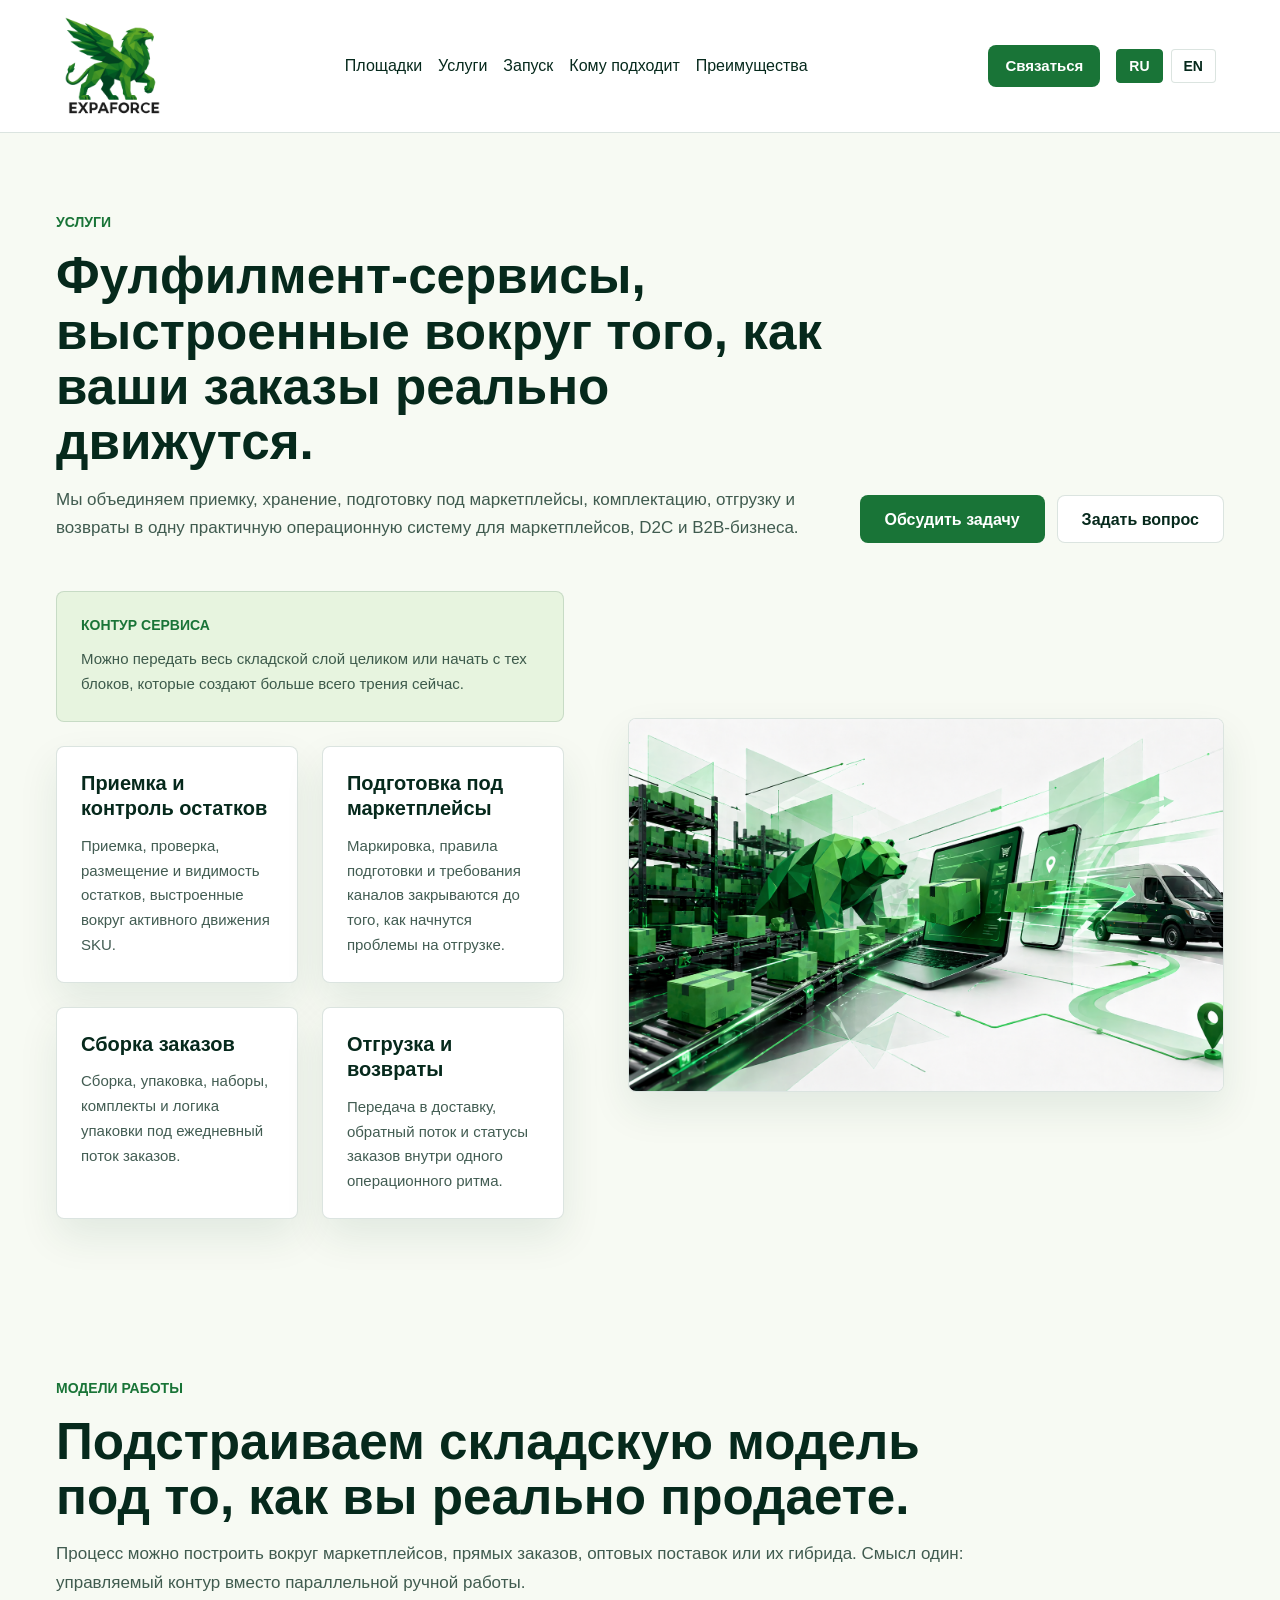
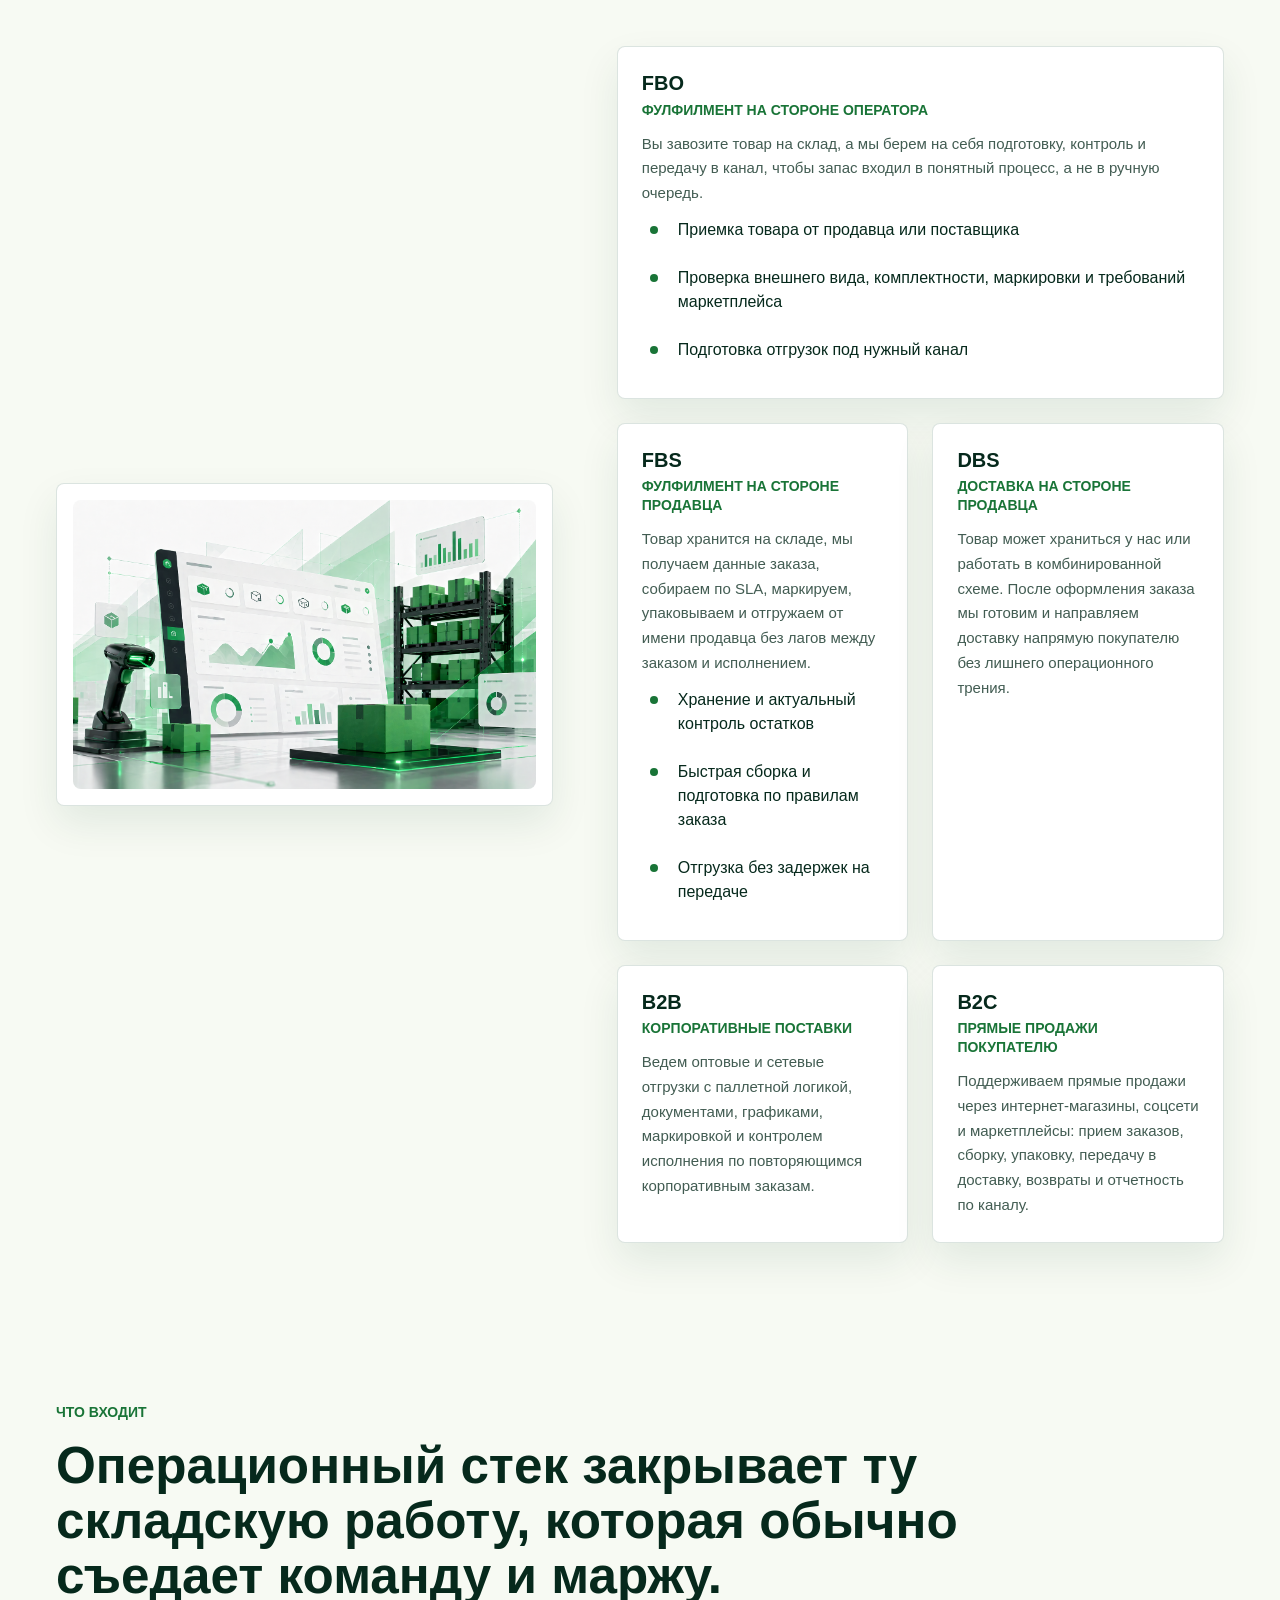
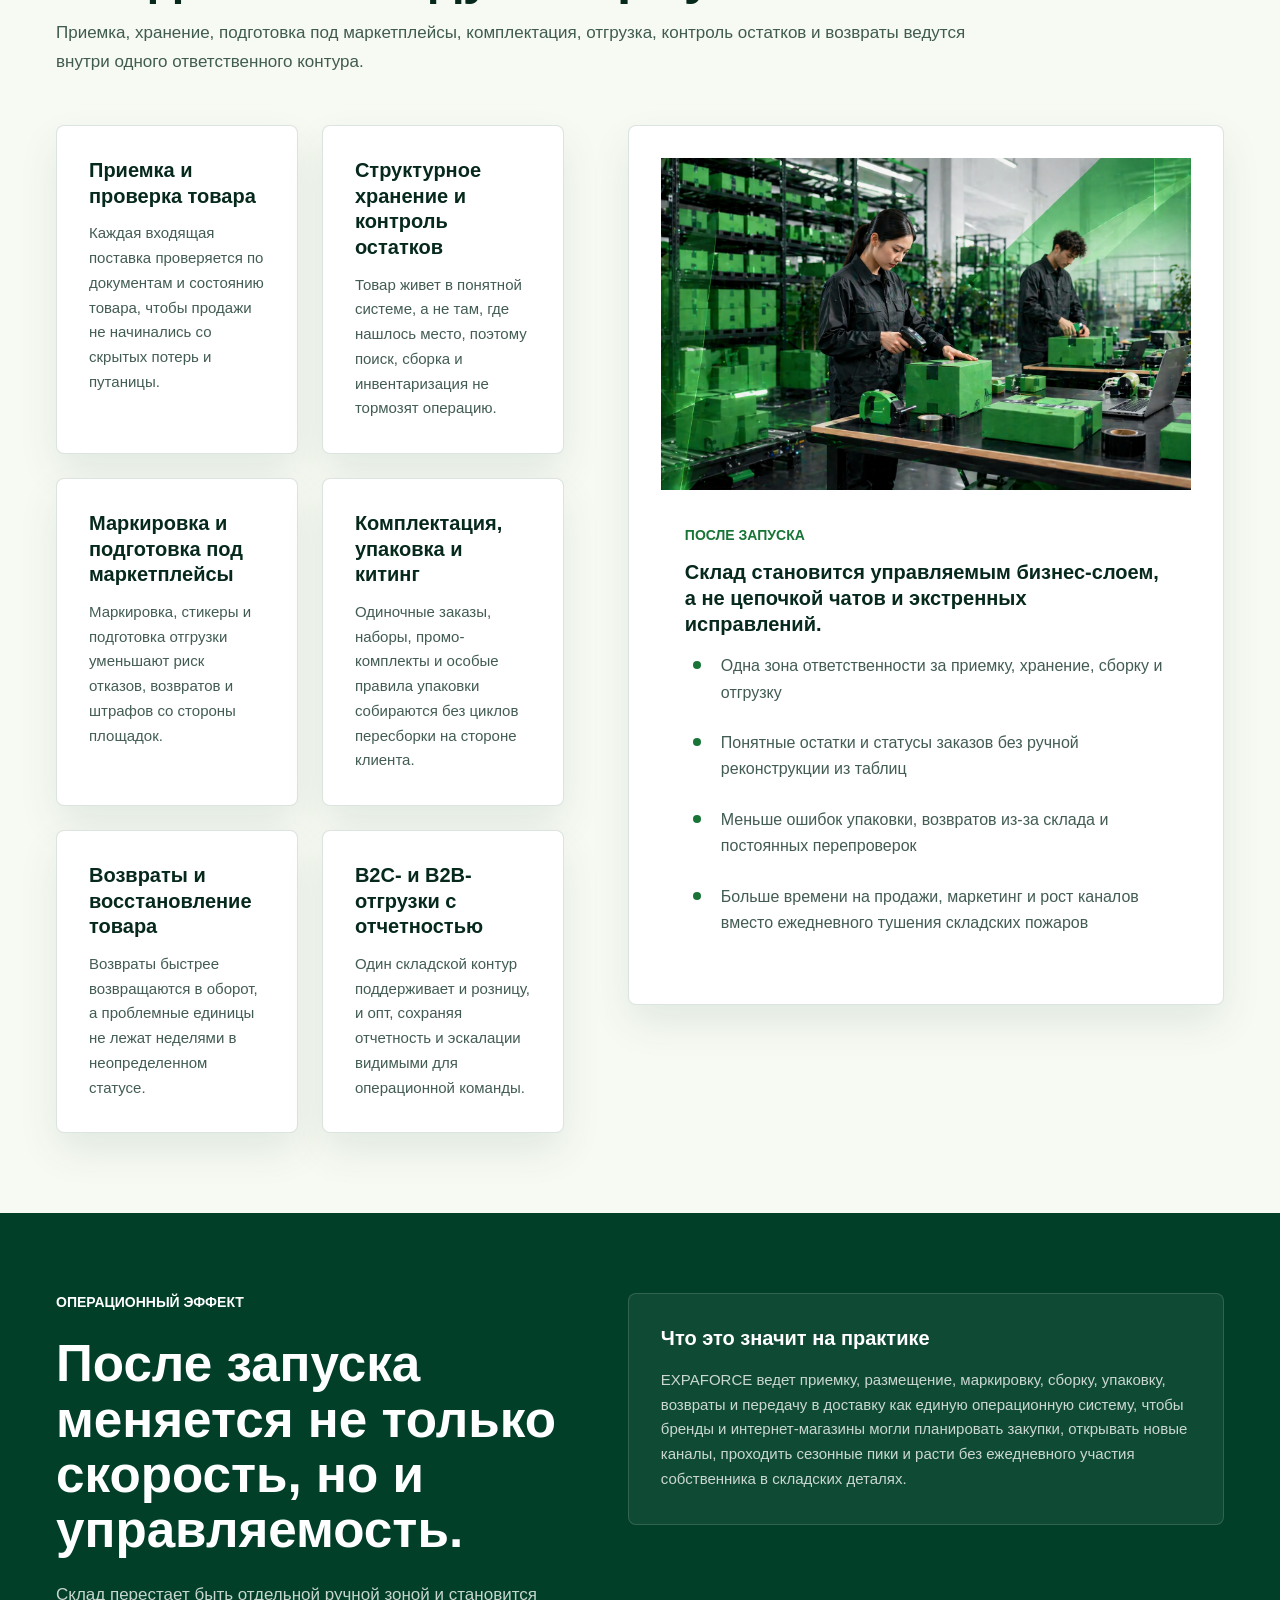
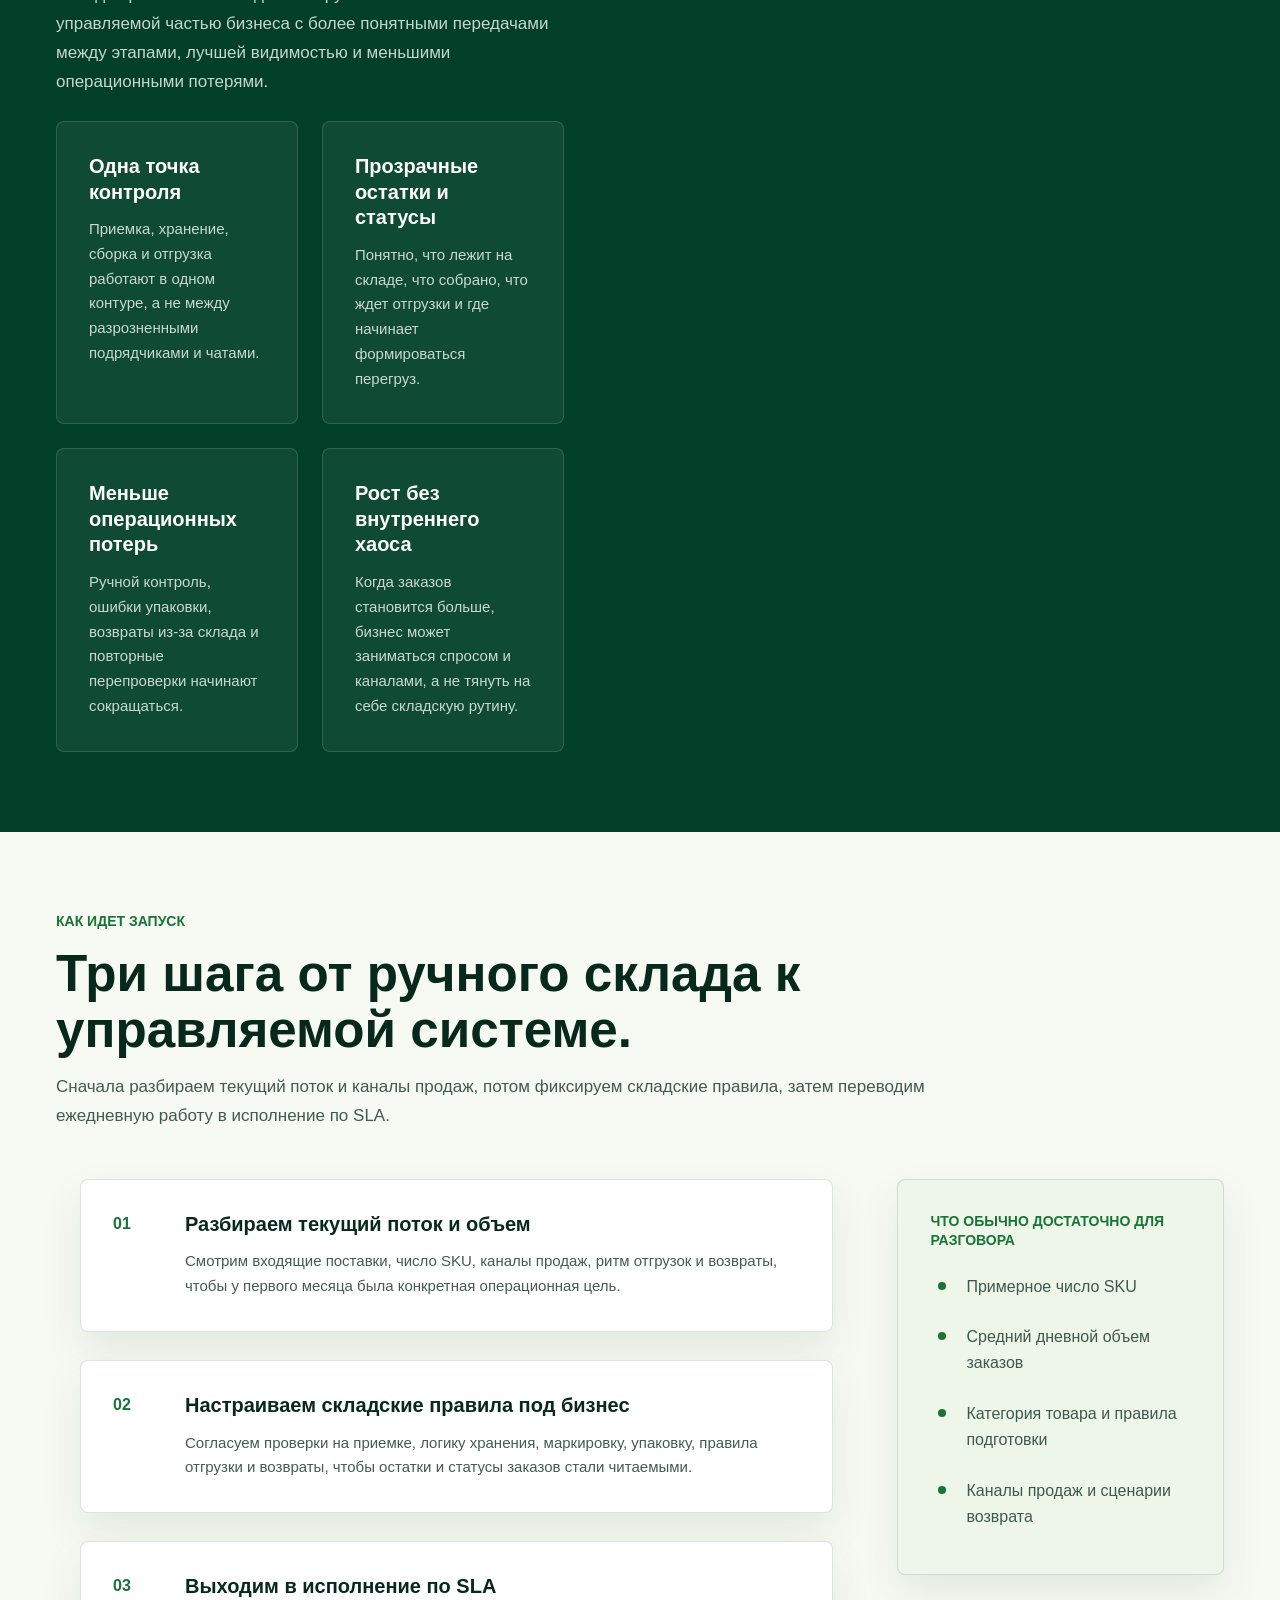
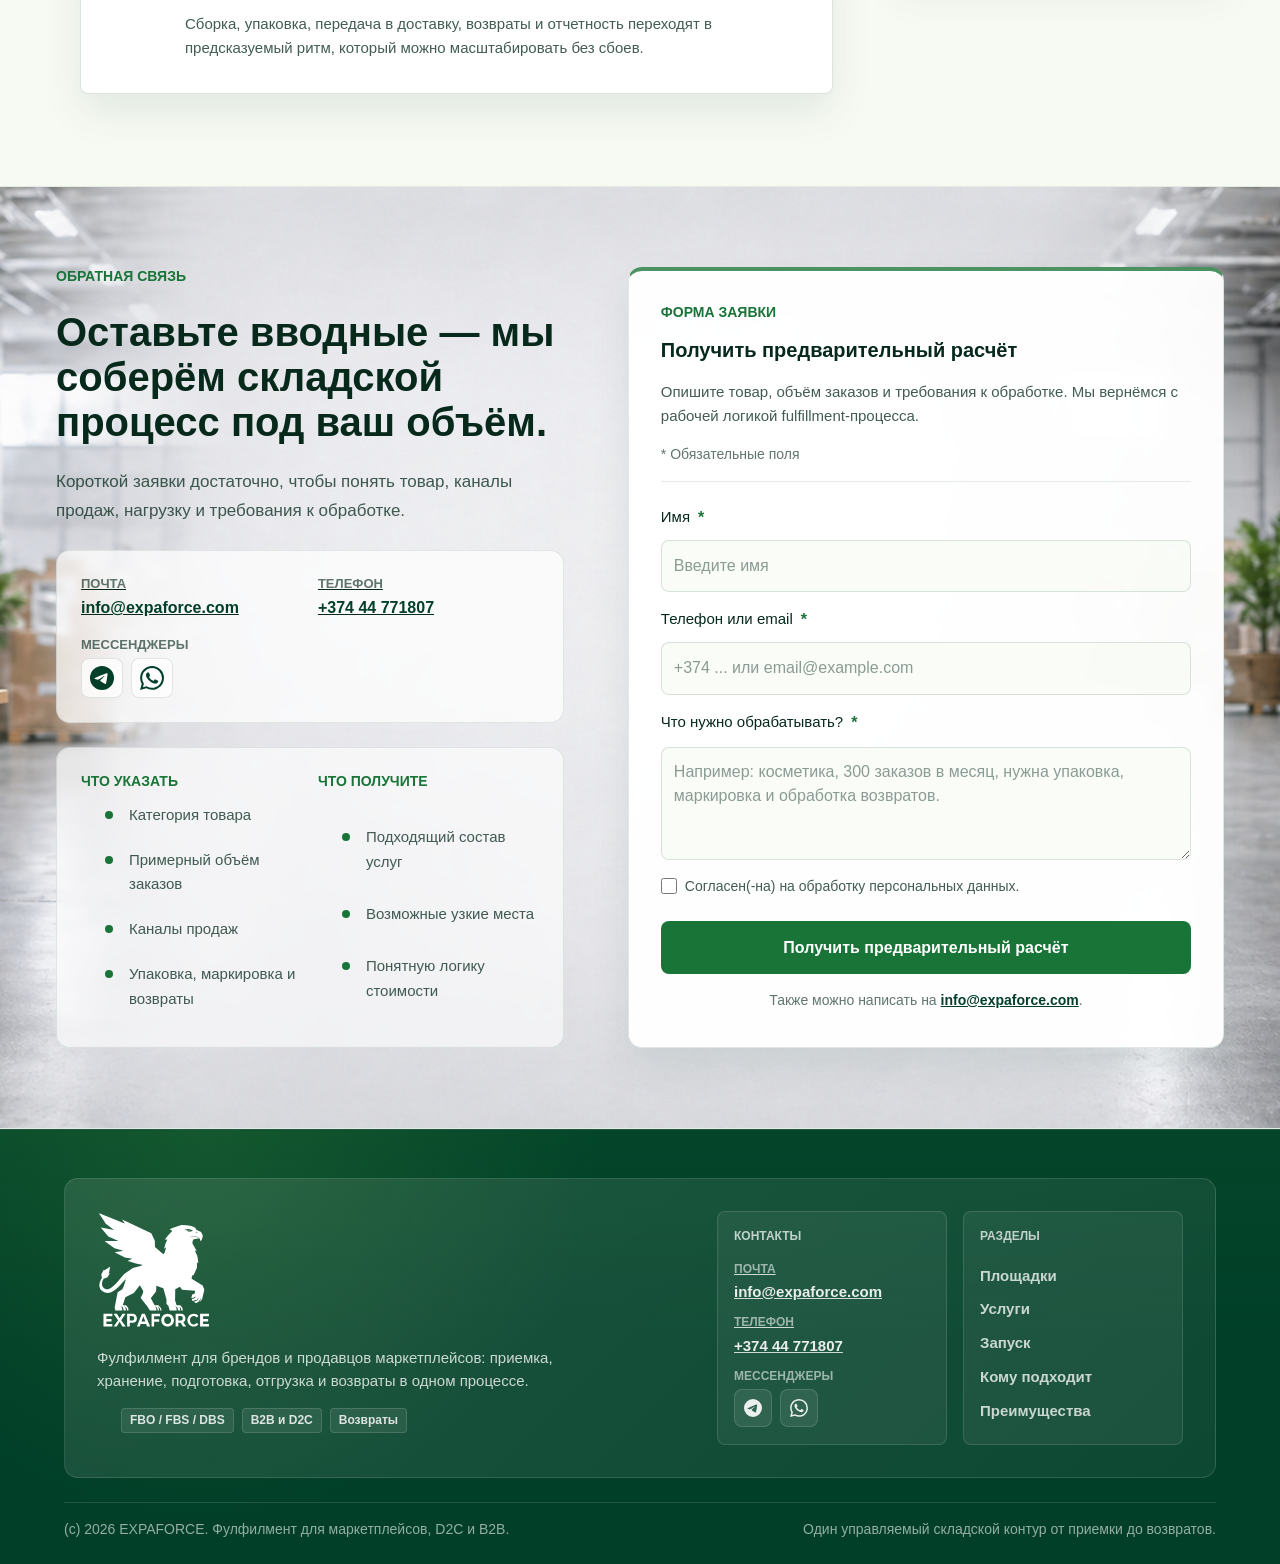
<file: pages/services/index.html>
<!DOCTYPE html>
<html lang="ru">
<head>
    <meta charset="UTF-8">
    <meta name="viewport" content="width=device-width, initial-scale=1.0">
    <title data-i18n="[text]services-page-meta-title">EXPAFORCE | Услуги фулфилмента для маркетплейсов, D2C и B2B</title>
    <meta
        name="description"
        content="Изучите услуги EXPAFORCE: приемка, хранение, подготовка под маркетплейсы, комплектация, B2C- и B2B-отгрузки, возвраты и запуск операционного контура."
        data-i18n="[content]services-page-meta-description"
    >
    <link rel="canonical" href="https://expaforce.com/pages/services/">
    <meta property="og:title" content="EXPAFORCE | Услуги фулфилмента для маркетплейсов, D2C и B2B" data-i18n="[content]services-page-meta-title">
    <meta property="og:description" content="Изучите услуги EXPAFORCE: приемка, хранение, подготовка под маркетплейсы, комплектация, B2C- и B2B-отгрузки, возвраты и запуск операционного контура." data-i18n="[content]services-page-meta-description">
    <meta property="og:type" content="website">
    <meta property="og:url" content="https://expaforce.com/pages/services/">
    <meta property="og:image" content="https://expaforce.com/src/graphics/png/image4-scale-illustration.png">
    <meta name="twitter:card" content="summary_large_image">
    <meta name="twitter:title" content="EXPAFORCE | Услуги фулфилмента для маркетплейсов, D2C и B2B" data-i18n="[content]services-page-meta-title">
    <meta name="twitter:description" content="Изучите услуги EXPAFORCE: приемка, хранение, подготовка под маркетплейсы, комплектация, B2C- и B2B-отгрузки, возвраты и запуск операционного контура." data-i18n="[content]services-page-meta-description">
    <meta name="twitter:image" content="https://expaforce.com/src/graphics/png/image4-scale-illustration.png">

    <link rel="stylesheet" href="../../src/css/styles.css">

    <link rel="icon" type="image/x-icon" href="../../src/graphics/favicon.ico?v=20260512">
    <link rel="icon" type="image/png" sizes="16x16" href="../../src/graphics/png/favicon-16x16.png?v=20260512">
    <link rel="icon" type="image/png" sizes="32x32" href="../../src/graphics/png/favicon-32x32.png?v=20260512">
    <link rel="icon" type="image/png" sizes="192x192" href="../../src/graphics/png/android-chrome-192x192.png?v=20260512">
    <link rel="icon" type="image/png" sizes="512x512" href="../../src/graphics/png/android-chrome-512x512.png?v=20260512">
    <link rel="apple-touch-icon" sizes="180x180" href="../../src/graphics/png/apple-touch-icon.png?v=20260512">
    <link rel="manifest" href="../../src/graphics/site.webmanifest?v=20260512">
</head>

<body class="page page--services">
    <header id="header"></header>

    <main class="page-content">
        <section class="section section--services-intro services-intro" id="hero" aria-labelledby="services-page-hero-title">
            <div class="container">
                <div class="section__inner services-intro__inner">
                <div class="services-intro__head">
                    <div class="section-heading section-heading--wide">
                        <p class="section-heading__eyebrow" data-i18n="[text]services-page-hero-eyebrow">Услуги</p>
                        <h1 class="section-heading__title" id="services-page-hero-title" data-i18n="[text]services-page-hero-title">Фулфилмент-сервисы, выстроенные вокруг того, как ваши заказы реально движутся.</h1>
                        <p class="section-heading__text" data-i18n="[text]services-page-hero-text">Мы объединяем приемку, хранение, подготовку под маркетплейсы, комплектацию, отгрузку и возвраты в одну практичную операционную систему для маркетплейсов, D2C и B2B-бизнеса.</p>
                    </div>
                    <div class="services-intro__actions">
                        <a class="button button--primary" href="mailto:sales@expaforce.com?subject=Discuss%20fulfillment%20workflow" data-i18n="[text]hero-primary">Обсудить задачу</a>
                        <a class="button button--secondary" href="../../index.html#cta" data-i18n="[text]services-page-hero-secondary">Задать вопрос</a>
                    </div>
                </div>

                <div class="services-intro__layout">
                    <div class="services-intro__content">
                        <article class="card--surface card services-intro__summary">
                            <p class="services-intro__summary-label" data-i18n="[text]services-intro-summary-label">Контур сервиса</p>
                            <p class="card__text services-intro__summary-text" data-i18n="[text]services-intro-summary-text">Можно передать весь складской слой целиком или начать с тех блоков, которые создают больше всего трения сейчас.</p>
                        </article>

                        <div class="services-intro__grid">
                            <article class="card services-intro__card">
                                <h3 class="card__title services-intro__card-title" data-i18n="[text]services-intro-card-1-title">Приемка и контроль остатков</h3>
                                <p class="card__text services-intro__card-text" data-i18n="[text]services-intro-card-1-text">Приемка, проверка, размещение и видимость остатков, выстроенные вокруг активного движения SKU.</p>
                            </article>
                            <article class="card services-intro__card">
                                <h3 class="card__title services-intro__card-title" data-i18n="[text]services-intro-card-2-title">Подготовка под маркетплейсы</h3>
                                <p class="card__text services-intro__card-text" data-i18n="[text]services-intro-card-2-text">Маркировка, правила подготовки и требования каналов закрываются до того, как начнутся проблемы на отгрузке.</p>
                            </article>
                            <article class="card services-intro__card">
                                <h3 class="card__title services-intro__card-title" data-i18n="[text]services-intro-card-3-title">Сборка заказов</h3>
                                <p class="card__text services-intro__card-text" data-i18n="[text]services-intro-card-3-text">Сборка, упаковка, наборы, комплекты и логика упаковки под ежедневный поток заказов.</p>
                            </article>
                            <article class="card services-intro__card">
                                <h3 class="card__title services-intro__card-title" data-i18n="[text]services-intro-card-4-title">Отгрузка и возвраты</h3>
                                <p class="card__text services-intro__card-text" data-i18n="[text]services-intro-card-4-text">Передача в доставку, обратный поток и статусы заказов внутри одного операционного ритма.</p>
                            </article>
                        </div>
                    </div>

                    <figure class="services-intro__media">
                        <img class="services-intro__image" src="../../src/graphics/png/image4-scale-illustration.png" alt="Масштабируемый складской контур с цифровыми каналами и доставкой" data-i18n="[alt]services-intro-image-alt" loading="lazy">
                    </figure>
                </div>
            </div>
            </div>
        </section>

        <section class="section section--models models" id="models" aria-labelledby="models-title">

            <div class="container">

                <div class="section__inner models__inner">
                <div class="section-heading section-heading--wide">
                    <p class="section-heading__eyebrow" data-i18n="[text]models-label">Модели работы</p>
                    <h2 class="section-heading__title" id="models-title" data-i18n="[text]models-title">Подстраиваем складскую модель под то, как вы реально продаете.</h2>
                    <p class="section-heading__text" data-i18n="[text]models-text">Процесс можно построить вокруг маркетплейсов, прямых заказов, оптовых поставок или их гибрида. Смысл один: управляемый контур вместо параллельной ручной работы.</p>
                </div>

                <div class="models__layout">
                    <figure class="models__visual">
                        <img class="models__image" src="../../src/graphics/png/image5-infastructure.png" alt="Операционная панель фулфилмента со складом и аналитикой" data-i18n="[alt]services-models-image-alt" loading="lazy">
                    </figure>

                    <div class="models__grid">
                        <article class="card model-card model-card--wide">
                            <div class="model-card__head">
                                <h3 class="card__title model-card__title" data-i18n="[text]model-1-title">FBO</h3>
                                <p class="model-card__subtitle" data-i18n="[text]model-1-subtitle">Фулфилмент на стороне оператора</p>
                            </div>
                            <p class="card__text model-card__text" data-i18n="[text]model-1-text">Вы завозите товар на склад, а мы берем на себя подготовку, контроль и передачу в канал, чтобы запас входил в понятный процесс, а не в ручную очередь.</p>
                            <ul class="card__list model-card__list">
                                <li data-i18n="[text]model-1-item-1">Приемка товара от продавца или поставщика</li>
                                <li data-i18n="[text]model-1-item-2">Проверка внешнего вида, комплектности, маркировки и требований маркетплейса</li>
                                <li data-i18n="[text]model-1-item-3">Подготовка отгрузок под нужный канал</li>
                            </ul>
                        </article>

                        <article class="card model-card">
                            <div class="model-card__head">
                                <h3 class="card__title model-card__title" data-i18n="[text]model-2-title">FBS</h3>
                                <p class="model-card__subtitle" data-i18n="[text]model-2-subtitle">Фулфилмент на стороне продавца</p>
                            </div>
                            <p class="card__text model-card__text" data-i18n="[text]model-2-text">Товар хранится на складе, мы получаем данные заказа, собираем по SLA, маркируем, упаковываем и отгружаем от имени продавца без лагов между заказом и исполнением.</p>
                            <ul class="card__list model-card__list">
                                <li data-i18n="[text]model-2-item-1">Хранение и актуальный контроль остатков</li>
                                <li data-i18n="[text]model-2-item-2">Быстрая сборка и подготовка по правилам заказа</li>
                                <li data-i18n="[text]model-2-item-3">Отгрузка без задержек на передаче</li>
                            </ul>
                        </article>

                        <article class="card model-card">
                            <div class="model-card__head">
                                <h3 class="card__title model-card__title" data-i18n="[text]model-3-title">DBS</h3>
                                <p class="model-card__subtitle" data-i18n="[text]model-3-subtitle">Доставка на стороне продавца</p>
                            </div>
                            <p class="card__text model-card__text" data-i18n="[text]model-3-text">Товар может храниться у нас или работать в комбинированной схеме. После оформления заказа мы готовим и направляем доставку напрямую покупателю без лишнего операционного трения.</p>
                        </article>

                        <article class="card model-card">
                            <div class="model-card__head">
                                <h3 class="card__title model-card__title" data-i18n="[text]model-4-title">B2B</h3>
                                <p class="model-card__subtitle" data-i18n="[text]model-4-subtitle">Корпоративные поставки</p>
                            </div>
                            <p class="card__text model-card__text" data-i18n="[text]model-4-text">Ведем оптовые и сетевые отгрузки с паллетной логикой, документами, графиками, маркировкой и контролем исполнения по повторяющимся корпоративным заказам.</p>
                        </article>

                        <article class="card model-card">
                            <div class="model-card__head">
                                <h3 class="card__title model-card__title" data-i18n="[text]model-5-title">B2C</h3>
                                <p class="model-card__subtitle" data-i18n="[text]model-5-subtitle">Прямые продажи покупателю</p>
                            </div>
                            <p class="card__text model-card__text" data-i18n="[text]model-5-text">Поддерживаем прямые продажи через интернет-магазины, соцсети и маркетплейсы: прием заказов, сборку, упаковку, передачу в доставку, возвраты и отчетность по каналу.</p>
                        </article>
                    </div>
                </div>
            </div>
            </div>
        </section>

        <section class="section section--operations operations" id="services" aria-labelledby="services-title">

            <div class="container">

                <div class="section__inner operations__inner">
                <div class="section-heading section-heading--wide">
                    <p class="section-heading__eyebrow" data-i18n="[text]services-label">Что входит</p>
                    <h2 class="section-heading__title" id="services-title" data-i18n="[text]services-title">Операционный стек закрывает ту складскую работу, которая обычно съедает команду и маржу.</h2>
                    <p class="section-heading__text" data-i18n="[text]services-text">Приемка, хранение, подготовка под маркетплейсы, комплектация, отгрузка, контроль остатков и возвраты ведутся внутри одного ответственного контура.</p>
                </div>

                <div class="operations__layout">
                    <div class="operations__grid">
                        <article class="card operation-card">
                            <h3 class="card__title operation-card__title" data-i18n="[text]service-1-title">Приемка и проверка товара</h3>
                            <p class="card__text operation-card__text" data-i18n="[text]service-1-text">Каждая входящая поставка проверяется по документам и состоянию товара, чтобы продажи не начинались со скрытых потерь и путаницы.</p>
                        </article>
                        <article class="card operation-card">
                            <h3 class="card__title operation-card__title" data-i18n="[text]service-2-title">Структурное хранение и контроль остатков</h3>
                            <p class="card__text operation-card__text" data-i18n="[text]service-2-text">Товар живет в понятной системе, а не там, где нашлось место, поэтому поиск, сборка и инвентаризация не тормозят операцию.</p>
                        </article>
                        <article class="card operation-card">
                            <h3 class="card__title operation-card__title" data-i18n="[text]service-3-title">Маркировка и подготовка под маркетплейсы</h3>
                            <p class="card__text operation-card__text" data-i18n="[text]service-3-text">Маркировка, стикеры и подготовка отгрузки уменьшают риск отказов, возвратов и штрафов со стороны площадок.</p>
                        </article>
                        <article class="card operation-card">
                            <h3 class="card__title operation-card__title" data-i18n="[text]service-4-title">Комплектация, упаковка и китинг</h3>
                            <p class="card__text operation-card__text" data-i18n="[text]service-4-text">Одиночные заказы, наборы, промо-комплекты и особые правила упаковки собираются без циклов пересборки на стороне клиента.</p>
                        </article>
                        <article class="card operation-card">
                            <h3 class="card__title operation-card__title" data-i18n="[text]service-5-title">Возвраты и восстановление товара</h3>
                            <p class="card__text operation-card__text" data-i18n="[text]service-5-text">Возвраты быстрее возвращаются в оборот, а проблемные единицы не лежат неделями в неопределенном статусе.</p>
                        </article>
                        <article class="card operation-card">
                            <h3 class="card__title operation-card__title" data-i18n="[text]service-6-title">B2C- и B2B-отгрузки с отчетностью</h3>
                            <p class="card__text operation-card__text" data-i18n="[text]service-6-text">Один складской контур поддерживает и розницу, и опт, сохраняя отчетность и эскалации видимыми для операционной команды.</p>
                        </article>
                    </div>

                    <aside class="card operations__panel">
                        <img class="operations__panel-image" src="../../src/graphics/png/image-8-table-workprocess.png" alt="Сборка и проверка заказов на рабочем столе EXPAFORCE" data-i18n="[alt]services-operations-image-alt" loading="lazy">
                        <div class="operations__panel-body">
                            <p class="operations__panel-label" data-i18n="[text]services-panel-label">После запуска</p>
                            <h3 class="card__title operations__panel-title" data-i18n="[text]services-panel-title">Склад становится управляемым бизнес-слоем, а не цепочкой чатов и экстренных исправлений.</h3>
                            <ul class="card__list operations__panel-list">
                                <li data-i18n="[text]services-panel-item-1">Одна зона ответственности за приемку, хранение, сборку и отгрузку</li>
                                <li data-i18n="[text]services-panel-item-2">Понятные остатки и статусы заказов без ручной реконструкции из таблиц</li>
                                <li data-i18n="[text]services-panel-item-3">Меньше ошибок упаковки, возвратов из-за склада и постоянных перепроверок</li>
                                <li data-i18n="[text]services-panel-item-4">Больше времени на продажи, маркетинг и рост каналов вместо ежедневного тушения складских пожаров</li>
                            </ul>
                        </div>
                    </aside>
                </div>
            </div>
            </div>
        </section>

        <section class="section section--proof proof" aria-labelledby="proof-title">

            <div class="container">

                <div class="section__inner proof__inner">
                <div class="proof__content">
                    <p class="proof__eyebrow" data-i18n="[text]proof-label">Операционный эффект</p>
                    <h2 class="proof__title" id="proof-title" data-i18n="[text]proof-title">После запуска меняется не только скорость, но и управляемость.</h2>
                    <p class="proof__text" data-i18n="[text]proof-text">Склад перестает быть отдельной ручной зоной и становится управляемой частью бизнеса с более понятными передачами между этапами, лучшей видимостью и меньшими операционными потерями.</p>

                    <div class="proof__grid">
                        <article class="card proof-card">
                            <h3 class="card__title proof-card__title" data-i18n="[text]proof-stat-1-value">Одна точка контроля</h3>
                            <p class="card__text proof-card__text" data-i18n="[text]proof-stat-1-label">Приемка, хранение, сборка и отгрузка работают в одном контуре, а не между разрозненными подрядчиками и чатами.</p>
                        </article>
                        <article class="card proof-card">
                            <h3 class="card__title proof-card__title" data-i18n="[text]proof-stat-2-value">Прозрачные остатки и статусы</h3>
                            <p class="card__text proof-card__text" data-i18n="[text]proof-stat-2-label">Понятно, что лежит на складе, что собрано, что ждет отгрузки и где начинает формироваться перегруз.</p>
                        </article>
                        <article class="card proof-card">
                            <h3 class="card__title proof-card__title" data-i18n="[text]proof-stat-3-value">Меньше операционных потерь</h3>
                            <p class="card__text proof-card__text" data-i18n="[text]proof-stat-3-label">Ручной контроль, ошибки упаковки, возвраты из-за склада и повторные перепроверки начинают сокращаться.</p>
                        </article>
                        <article class="card proof-card">
                            <h3 class="card__title proof-card__title" data-i18n="[text]proof-stat-4-value">Рост без внутреннего хаоса</h3>
                            <p class="card__text proof-card__text" data-i18n="[text]proof-stat-4-label">Когда заказов становится больше, бизнес может заниматься спросом и каналами, а не тянуть на себе складскую рутину.</p>
                        </article>
                    </div>
                </div>

                <aside class="card proof__note" aria-labelledby="proof-note-title">
                    <h3 class="card__title proof__note-title" id="proof-note-title" data-i18n="[text]proof-note-title">Что это значит на практике</h3>
                    <p class="card__text proof__note-text" data-i18n="[text]proof-note-text">EXPAFORCE ведет приемку, размещение, маркировку, сборку, упаковку, возвраты и передачу в доставку как единую операционную систему, чтобы бренды и интернет-магазины могли планировать закупки, открывать новые каналы, проходить сезонные пики и расти без ежедневного участия собственника в складских деталях.</p>
                </aside>
            </div>
            </div>
        </section>

        <section class="section section--process process" id="process" aria-labelledby="process-title">

            <div class="container">

                <div class="section__inner process__inner">
                <div class="section-heading section-heading--wide">
                    <p class="section-heading__eyebrow" data-i18n="[text]process-label">Как идет запуск</p>
                    <h2 class="section-heading__title" id="process-title" data-i18n="[text]process-title">Три шага от ручного склада к управляемой системе.</h2>
                    <p class="section-heading__text" data-i18n="[text]process-text">Сначала разбираем текущий поток и каналы продаж, потом фиксируем складские правила, затем переводим ежедневную работу в исполнение по SLA.</p>
                </div>

                <div class="process__layout">
                    <ol class="process__steps">
                        <li class="card process__step">
                            <span class="process__step-number">01</span>
                            <h3 class="card__title process__step-title" data-i18n="[text]process-step-1-title">Разбираем текущий поток и объем</h3>
                            <p class="card__text process__step-text" data-i18n="[text]process-step-1-text">Смотрим входящие поставки, число SKU, каналы продаж, ритм отгрузок и возвраты, чтобы у первого месяца была конкретная операционная цель.</p>
                        </li>
                        <li class="card process__step">
                            <span class="process__step-number">02</span>
                            <h3 class="card__title process__step-title" data-i18n="[text]process-step-2-title">Настраиваем складские правила под бизнес</h3>
                            <p class="card__text process__step-text" data-i18n="[text]process-step-2-text">Согласуем проверки на приемке, логику хранения, маркировку, упаковку, правила отгрузки и возвраты, чтобы остатки и статусы заказов стали читаемыми.</p>
                        </li>
                        <li class="card process__step">
                            <span class="process__step-number">03</span>
                            <h3 class="card__title process__step-title" data-i18n="[text]process-step-3-title">Выходим в исполнение по SLA</h3>
                            <p class="card__text process__step-text" data-i18n="[text]process-step-3-text">Сборка, упаковка, передача в доставку, возвраты и отчетность переходят в предсказуемый ритм, который можно масштабировать без сбоев.</p>
                        </li>
                    </ol>

                    <aside class="card--surface card process__card">
                        <p class="process__card-label" data-i18n="[text]process-card-title">Что обычно достаточно для разговора</p>
                        <ul class="card__list process__card-list">
                            <li data-i18n="[text]process-card-item-1">Примерное число SKU</li>
                            <li data-i18n="[text]process-card-item-2">Средний дневной объем заказов</li>
                            <li data-i18n="[text]process-card-item-3">Категория товара и правила подготовки</li>
                            <li data-i18n="[text]process-card-item-4">Каналы продаж и сценарии возврата</li>
                        </ul>
                    </aside>
                </div>
            </div>
            </div>
        </section>

        <section class="section section--cta cta" id="cta" aria-labelledby="cta-title">

            <div class="container">

                <div class="section__inner cta__inner">
                <div class="cta__content">
                    <p class="cta__eyebrow" data-i18n="[text]cta-label">Обратная связь</p>
                    <h2 class="cta__title" id="cta-title" data-i18n="[text]cta-title">Оставьте вводные — мы соберём складской процесс под ваш объём.</h2>
                    <p class="cta__text" data-i18n="[text]cta-text">Короткой заявки достаточно, чтобы понять товар, каналы продаж, нагрузку и требования к обработке.</p>
                    <div class="cta__contact cta-contact" aria-label="Прямые контакты для связи" data-i18n="[aria-label]cta-contact-aria">
                        <a class="cta-contact__item" href="mailto:info@expaforce.com">
                            <span class="cta-contact__label" data-i18n="[text]cta-contact-email-label">Почта</span>
                            <span class="cta-contact__value">info@expaforce.com</span>
                        </a>
                        <a class="cta-contact__item" href="tel:+37444771807">
                            <span class="cta-contact__label" data-i18n="[text]cta-contact-phone-label">Телефон</span>
                            <span class="cta-contact__value">+374 44 771807</span>
                        </a>
                        <div class="cta-contact__item cta-contact__item--messengers">
                            <span class="cta-contact__label" data-i18n="[text]cta-contact-messengers-label">Мессенджеры</span>
                            <span class="cta-contact__messengers">
                                <a class="cta-contact__messenger" href="https://t.me/+37444771807" target="_blank" rel="noopener" aria-label="Написать в Telegram" data-i18n="[aria-label]cta-contact-telegram-aria">
                                    <svg class="cta-contact__icon" viewBox="0 0 24 24" aria-hidden="true" focusable="false">
                                        <path d="M11.944 0A12 12 0 0 0 0 12a12 12 0 0 0 12 12 12 12 0 0 0 12-12A12 12 0 0 0 12 0h-.056Zm4.962 7.224c.1-.002.321.023.465.14.121.098.156.23.171.325.016.093.036.306.02.472-.18 1.898-.962 6.502-1.36 8.627-.168.9-.499 1.201-.82 1.23-.696.065-1.225-.46-1.9-.902-1.056-.693-1.653-1.124-2.678-1.8-1.185-.78-.417-1.21.258-1.91.177-.184 3.247-2.977 3.307-3.23.007-.032.014-.15-.056-.212-.07-.062-.174-.041-.249-.024-.106.024-1.793 1.14-5.061 3.345-.48.33-.913.49-1.302.48-.428-.008-1.252-.241-1.865-.44-.752-.245-1.349-.374-1.297-.789.027-.216.325-.437.893-.663 3.498-1.524 5.831-2.529 6.998-3.014 3.332-1.386 4.025-1.627 4.476-1.635Z"/>
                                    </svg>
                                </a>
                                <a class="cta-contact__messenger" href="https://api.whatsapp.com/send/?app_absent=0&amp;phone=374447718078&amp;text=%D0%97%D0%B4%D1%80%D0%B0%D0%B2%D1%81%D1%82%D0%B2%D1%83%D0%B9%D1%82%D0%B5%21&amp;type=phone_number" target="_blank" rel="noopener" aria-label="Написать в WhatsApp" data-i18n="[aria-label]cta-contact-whatsapp-aria">
                                    <svg class="cta-contact__icon" viewBox="0 0 24 24" aria-hidden="true" focusable="false">
                                        <path d="M17.472 14.382c-.297-.149-1.758-.867-2.03-.967-.273-.099-.471-.148-.67.15-.197.297-.767.966-.94 1.164-.173.199-.347.223-.644.075-.297-.15-1.255-.463-2.39-1.475-.883-.788-1.48-1.761-1.653-2.059-.173-.297-.018-.458.13-.606.134-.133.298-.347.446-.52.149-.174.198-.298.298-.497.099-.198.05-.371-.025-.52-.075-.149-.669-1.612-.916-2.207-.242-.579-.487-.5-.669-.51-.173-.008-.371-.01-.57-.01-.198 0-.52.074-.792.372-.272.297-1.04 1.016-1.04 2.479 0 1.462 1.065 2.875 1.213 3.074.149.198 2.096 3.2 5.077 4.487.709.306 1.262.489 1.694.625.712.227 1.36.195 1.872.118.571-.085 1.758-.719 2.006-1.413.248-.694.248-1.289.173-1.413-.074-.124-.272-.198-.57-.347m-5.421 7.403h-.004a9.87 9.87 0 0 1-5.031-1.378l-.361-.214-3.741.982.998-3.648-.235-.374a9.86 9.86 0 0 1-1.51-5.26c.001-5.45 4.436-9.884 9.888-9.884 2.64 0 5.122 1.03 6.988 2.898a9.825 9.825 0 0 1 2.893 6.994c-.003 5.45-4.437 9.884-9.885 9.884M20.464 3.488A11.815 11.815 0 0 0 12.05 0C5.495 0 .16 5.335.157 11.892c0 2.096.547 4.142 1.588 5.945L.057 24l6.305-1.654a11.882 11.882 0 0 0 5.683 1.448h.005c6.554 0 11.89-5.335 11.893-11.893a11.821 11.821 0 0 0-3.48-8.413Z"/>
                                    </svg>
                                </a>
                            </span>
                        </div>
                    </div>
                    <div class="cta__support cta-support" aria-label="Что помогает подготовить предварительный расчёт" data-i18n="[aria-label]cta-support-aria">
                        <div class="cta-support__group">
                            <p class="cta-support__label" data-i18n="[text]cta-support-include-label">Что указать</p>
                            <ul class="cta-support__list">
                                <li data-i18n="[text]cta-support-include-1">Категория товара</li>
                                <li data-i18n="[text]cta-support-include-2">Примерный объём заказов</li>
                                <li data-i18n="[text]cta-support-include-3">Каналы продаж</li>
                                <li data-i18n="[text]cta-support-include-4">Упаковка, маркировка и возвраты</li>
                            </ul>
                        </div>
                        <div class="cta-support__group">
                            <p class="cta-support__label" data-i18n="[text]cta-support-result-label">Что получите</p>
                            <ul class="cta-support__list">
                                <li data-i18n="[text]cta-support-result-1">Подходящий состав услуг</li>
                                <li data-i18n="[text]cta-support-result-2">Возможные узкие места</li>
                                <li data-i18n="[text]cta-support-result-3">Понятную логику стоимости</li>
                            </ul>
                        </div>
                    </div>
                </div>

                <aside class="card cta__panel">
                    <div class="cta__panel-head">
                        <p class="cta__panel-label" data-i18n="[text]cta-panel-label">Форма заявки</p>
                        <h3 class="card__title cta__panel-title" data-i18n="[text]cta-panel-title">Получить предварительный расчёт</h3>
                        <p class="card__text cta__panel-text" data-i18n="[text]cta-panel-text">Опишите товар, объём заказов и требования к обработке. Мы вернёмся с рабочей логикой fulfillment-процесса.</p>
                        <p class="cta__required-note" data-i18n="[text]cta-form-required-note">* Обязательные поля</p>
                    </div>

                    <form
                        class="form-group cta-form"
                        action="/form-handler.php"
                        method="post"
                        data-form-handler="/form-handler.php"
                        accept-charset="UTF-8"
                        novalidate
                    >
                        <div class="form-field cta-form__honeypot" data-form-honeypot aria-hidden="true">
                            <label>Сайт</label>
                            <input type="text" name="website" tabindex="-1" autocomplete="off">
                        </div>

                        <div class="cta-form__grid cta-form__grid--primary">
                            <label class="form-field cta-form__field">
                                <span class="cta-form__label-line">
                                    <span class="form-label cta-form__label" data-i18n="[text]cta-form-name-label">Имя</span>
                                    <span class="cta-form__required" aria-hidden="true">*</span>
                                </span>
                                <input class="form-input cta-form__input" type="text" name="full_name" autocomplete="name" required minlength="2" maxlength="120" placeholder="Введите имя" data-i18n="[placeholder]cta-form-name-placeholder">
                                <span class="form-error" role="alert"></span>
                            </label>
                            <label class="form-field cta-form__field">
                                <span class="cta-form__label-line">
                                    <span class="form-label cta-form__label" data-i18n="[text]cta-form-phone-label">Телефон или email</span>
                                    <span class="cta-form__required" aria-hidden="true">*</span>
                                </span>
                                <input class="form-input cta-form__input" type="text" name="phone" autocomplete="tel" required maxlength="120" data-validate="phone-or-email" placeholder="+374 ... или email@example.com" data-i18n="[placeholder]cta-form-phone-placeholder">
                                <span class="form-error" role="alert"></span>
                            </label>
                        </div>

                        <label class="form-field cta-form__field cta-form__field--full">
                            <span class="cta-form__label-line">
                                <span class="form-label cta-form__label" data-i18n="[text]cta-form-product-label">Что нужно обрабатывать?</span>
                                <span class="cta-form__required" aria-hidden="true">*</span>
                            </span>
                            <textarea class="form-textarea cta-form__textarea" name="product_context" rows="3" required minlength="10" maxlength="2000" placeholder="Например: косметика, 300 заказов в месяц, нужна упаковка, маркировка и обработка возвратов." data-i18n="[placeholder]cta-form-product-placeholder"></textarea>
                            <span class="form-error" role="alert"></span>
                        </label>

                        <div class="form-field cta-form__field-consent">
                            <label class="cta-form__consent">
                                <input type="checkbox" name="consent" required>
                                <span data-i18n="[text]cta-form-consent">Согласен(-на) на обработку персональных данных.</span>
                            </label>
                            <span class="form-error" role="alert"></span>
                        </div>

                        <div class="form-actions cta-form__actions">
                            <button class="button button--primary button--full" type="submit" data-i18n="[text]cta-primary">Получить предварительный расчёт</button>
                            <p class="card__text cta-form__note" data-i18n="[html]cta-form-note">Также можно написать на <a href="mailto:info@expaforce.com">info@expaforce.com</a>.</p>
                        </div>
                        <span class="form-status" role="alert"></span>
                    </form>
                </aside>
            </div>
            </div>
        </section>
    </main>

    <footer id="footer"></footer>

    <script src="../../scripts/partials.js"></script>
    <script src="../../scripts/translation.js"></script>
    <script src="../../scripts/form-validator.js"></script>
    <script src="../../scripts/script.js"></script>
</body>
</html>
</file>
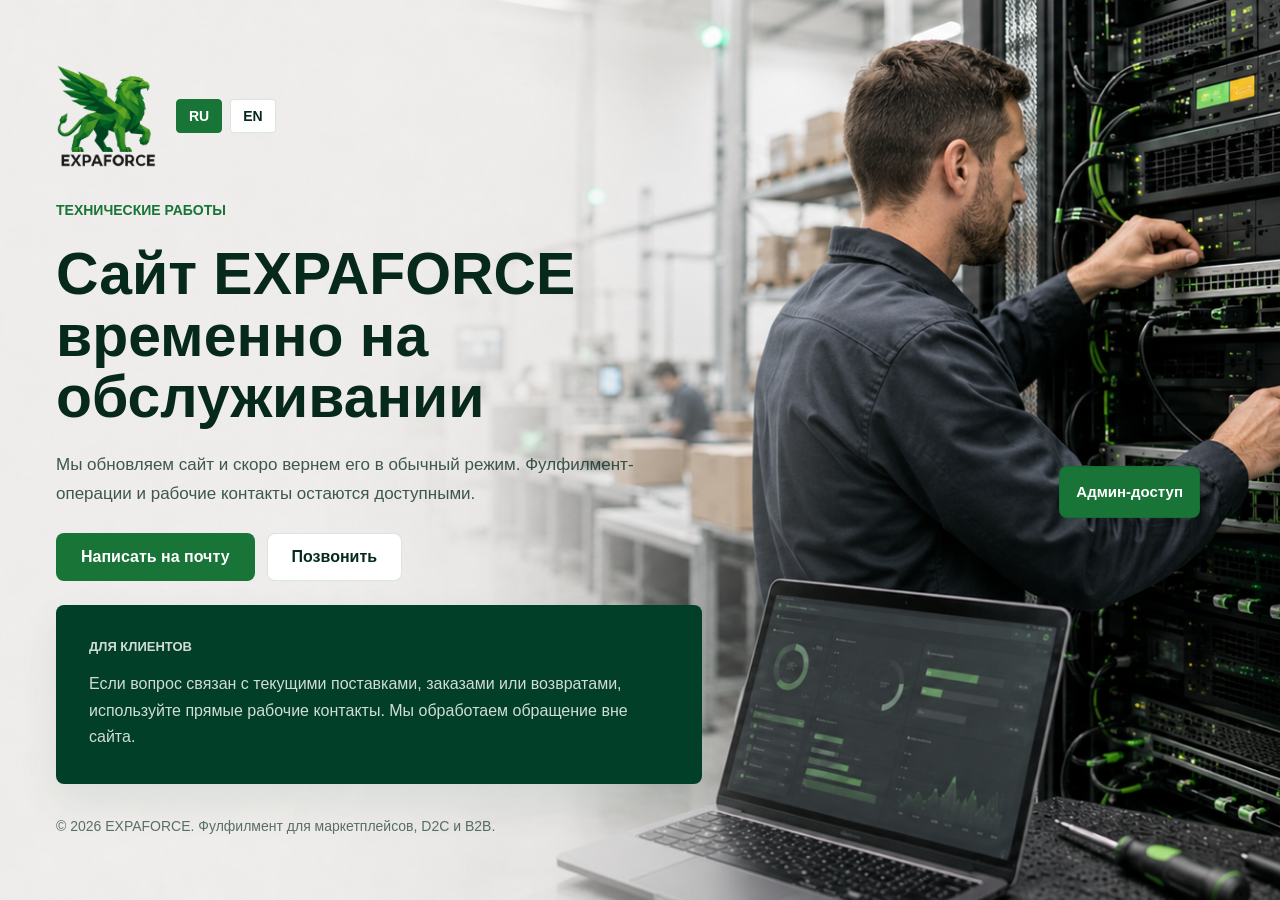
<file: maintenance.html>
<!DOCTYPE html>
<html lang="ru">
<head>
    <meta charset="UTF-8">
    <meta name="viewport" content="width=device-width, initial-scale=1.0">
    <meta name="robots" content="noindex,nofollow">
    <title data-i18n="[text]maintenance-meta-title">EXPAFORCE | Сайт временно на обслуживании</title>
    <meta
        name="description"
        content="Сайт EXPAFORCE временно закрыт на технические работы. Команда остается на связи по почте и телефону."
        data-i18n="[content]maintenance-meta-description"
    >
    <meta property="og:title" content="EXPAFORCE | Сайт временно на обслуживании" data-i18n="[content]maintenance-meta-title">
    <meta property="og:description" content="Сайт EXPAFORCE временно закрыт на технические работы. Команда остается на связи по почте и телефону." data-i18n="[content]maintenance-meta-description">
    <meta property="og:type" content="website">
    <meta property="og:url" content="https://expaforce.com/maintenance.html">
    <meta property="og:image" content="https://expaforce.com/src/graphics/png/expo-force-server-maintenance-background.png">
    <meta name="twitter:card" content="summary_large_image">
    <meta name="twitter:title" content="EXPAFORCE | Сайт временно на обслуживании" data-i18n="[content]maintenance-meta-title">
    <meta name="twitter:description" content="Сайт EXPAFORCE временно закрыт на технические работы. Команда остается на связи по почте и телефону." data-i18n="[content]maintenance-meta-description">
    <meta name="twitter:image" content="https://expaforce.com/src/graphics/png/expo-force-server-maintenance-background.png">

    <link rel="preload" as="image" href="/src/graphics/png/expo-force-server-maintenance-background.png" fetchpriority="high">
    <link rel="stylesheet" href="/src/css/styles.css">

    <link rel="icon" type="image/x-icon" href="/src/graphics/favicon.ico?v=20260512">
    <link rel="icon" type="image/png" sizes="16x16" href="/src/graphics/png/favicon-16x16.png?v=20260512">
    <link rel="icon" type="image/png" sizes="32x32" href="/src/graphics/png/favicon-32x32.png?v=20260512">
    <link rel="icon" type="image/png" sizes="192x192" href="/src/graphics/png/android-chrome-192x192.png?v=20260512">
    <link rel="icon" type="image/png" sizes="512x512" href="/src/graphics/png/android-chrome-512x512.png?v=20260512">
    <link rel="apple-touch-icon" sizes="180x180" href="/src/graphics/png/apple-touch-icon.png?v=20260512">
    <link rel="manifest" href="/src/graphics/site.webmanifest?v=20260512">
</head>

<body class="page page--maintenance">
    <main class="page-content">
        <section class="section section--maintenance maintenance" aria-labelledby="maintenance-title">
            <div class="container">
                <div class="section__inner maintenance__inner">
                    <div class="maintenance__top">
                        <a class="maintenance__brand" href="/index.html" aria-label="EXPAFORCE главная" data-i18n="[aria-label]header-brand-aria">
                            <img class="maintenance__logo" src="/src/graphics/png/logo-rast.png" alt="Логотип EXPAFORCE" data-i18n="[alt]header-logo-alt">
                        </a>
                        <div class="header__lang maintenance__lang" aria-label="Переключение языка" data-i18n="[aria-label]header-lang-aria">
                            <button type="button" class="header__lang-button" data-set-lang="ru">RU</button>
                            <button type="button" class="header__lang-button" data-set-lang="en">EN</button>
                        </div>
                    </div>

                    <div class="maintenance__auth-backdrop" data-maintenance-auth-backdrop hidden></div>
                    <aside class="maintenance__auth-drawer" id="maintenance-auth-panel" data-maintenance-auth-drawer aria-hidden="true" aria-labelledby="maintenance-auth-title">
                        <div class="card maintenance__auth" data-maintenance-auth>
                            <div class="maintenance__auth-header">
                                <div class="maintenance__auth-heading">
                                    <p class="maintenance__card-label" data-i18n="[text]maintenance-auth-label">Admin access</p>
                                    <h2 class="maintenance__auth-title" id="maintenance-auth-title" data-i18n="[text]maintenance-auth-title">Maintenance page login</h2>
                                </div>
                                <button class="maintenance__auth-close" type="button" data-maintenance-auth-close aria-label="Close admin panel" data-i18n="[aria-label]maintenance-auth-close-aria">
                                    <span aria-hidden="true">&times;</span>
                                </button>
                            </div>

                            <p class="maintenance__auth-text" data-i18n="[text]maintenance-auth-text">Enter the admin credentials to open the site during maintenance.</p>

                            <form class="maintenance__auth-form" data-maintenance-auth-form novalidate>
                                <div class="form-field">
                                    <label class="form-label" for="maintenance-login" data-i18n="[text]maintenance-auth-login-label">Login</label>
                                    <input class="form-input" id="maintenance-login" name="login" type="text" autocomplete="username" required placeholder="admin" data-i18n="[placeholder]maintenance-auth-login-placeholder">
                                </div>

                                <div class="form-field">
                                    <label class="form-label" for="maintenance-password" data-i18n="[text]maintenance-auth-password-label">Password</label>
                                    <input class="form-input" id="maintenance-password" name="password" type="password" autocomplete="current-password" required placeholder="Password" data-i18n="[placeholder]maintenance-auth-password-placeholder">
                                </div>

                                <p class="maintenance__auth-error" data-maintenance-auth-error data-i18n="[text]maintenance-auth-error" aria-live="polite" hidden>Invalid login or password.</p>

                                <button class="button button--primary button--full" type="submit" data-i18n="[text]maintenance-auth-submit">Log in</button>
                            </form>
                        </div>
                    </aside>

                    
                    <div class="maintenance__layout">
                        <button class="button button--secondary button--small maintenance__admin-button" type="button" data-maintenance-auth-open aria-controls="maintenance-auth-panel" aria-expanded="false" data-i18n="[text]maintenance-auth-open">Admin access</button>
                        <div class="maintenance__content">
                            <p class="section-heading__eyebrow" data-i18n="[text]maintenance-eyebrow">Технические работы</p>
                            <h1 class="maintenance__title" id="maintenance-title" data-i18n="[text]maintenance-title">Сайт EXPAFORCE временно на обслуживании</h1>
                            <p class="maintenance__text" data-i18n="[text]maintenance-text">Мы обновляем сайт и скоро вернем его в обычный режим. Фулфилмент-операции и рабочие контакты остаются доступными.</p>
                            <div class="maintenance__actions">
                                <a class="button button--primary" href="mailto:info@expaforce.com?subject=EXPAFORCE%20maintenance%20contact" data-i18n="[text]maintenance-primary">Написать на почту</a>
                                <a class="button button--secondary" href="tel:+37444771807" data-i18n="[text]maintenance-secondary">Позвонить</a>
                            </div>
                            <article class="card maintenance__card maintenance__card--accent">
                                <p class="maintenance__card-label" data-i18n="[text]maintenance-note-label">Для клиентов</p>
                                <p class="maintenance__card-note" data-i18n="[text]maintenance-note-text">Если вопрос связан с текущими поставками, заказами или возвратами, используйте прямые рабочие контакты. Мы обработаем обращение вне сайта.</p>
                            </article>
                        </div>

                        <aside class="maintenance__aside" aria-label="Контакты и статус обслуживания" data-i18n="[aria-label]maintenance-aside-aria">
                        </aside>
                    </div>

                    <p class="maintenance__end" data-i18n="[text]maintenance-end">© 2026 EXPAFORCE. Фулфилмент для маркетплейсов, D2C и B2B.</p>
                </div>
            </div>
        </section>
    </main>

    <script src="/scripts/translation.js"></script>
    <script src="/scripts/maintenance-auth.js?v=20260514-2"></script>
</body>
</html>
</file>
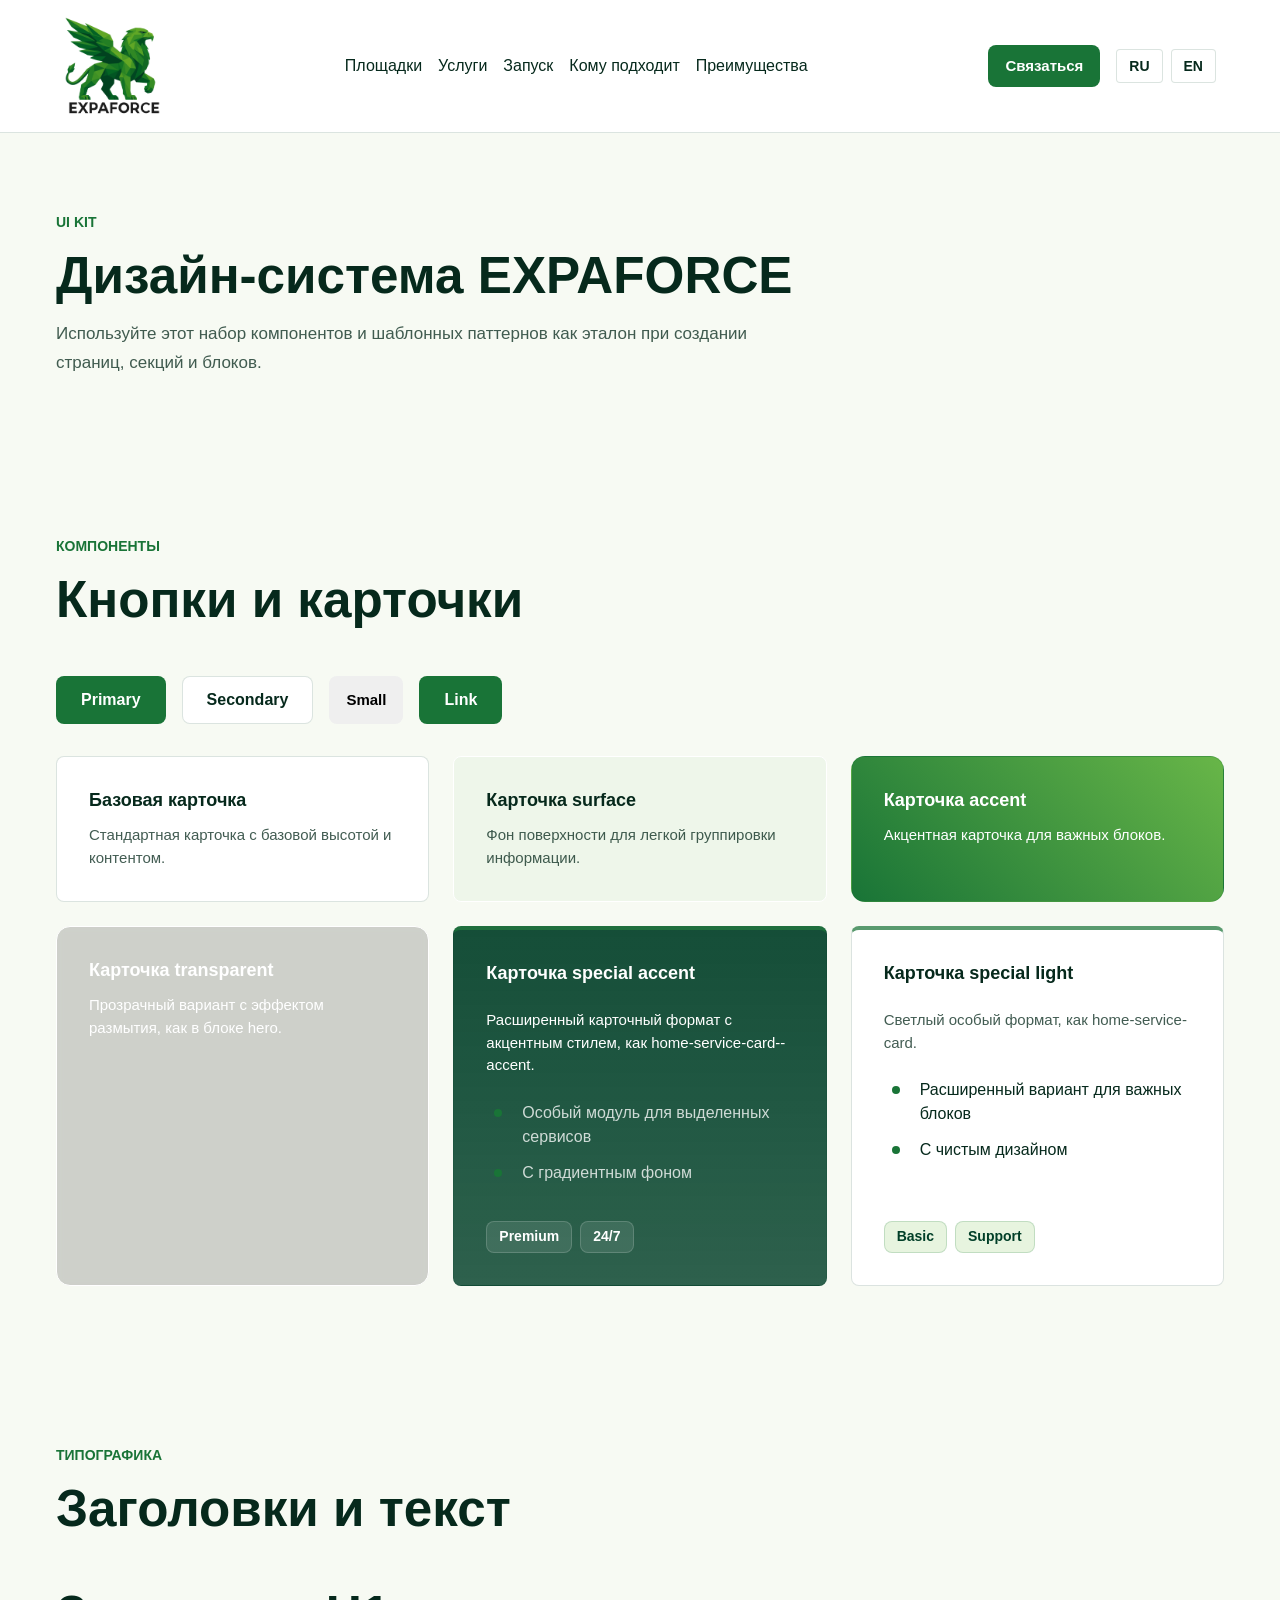
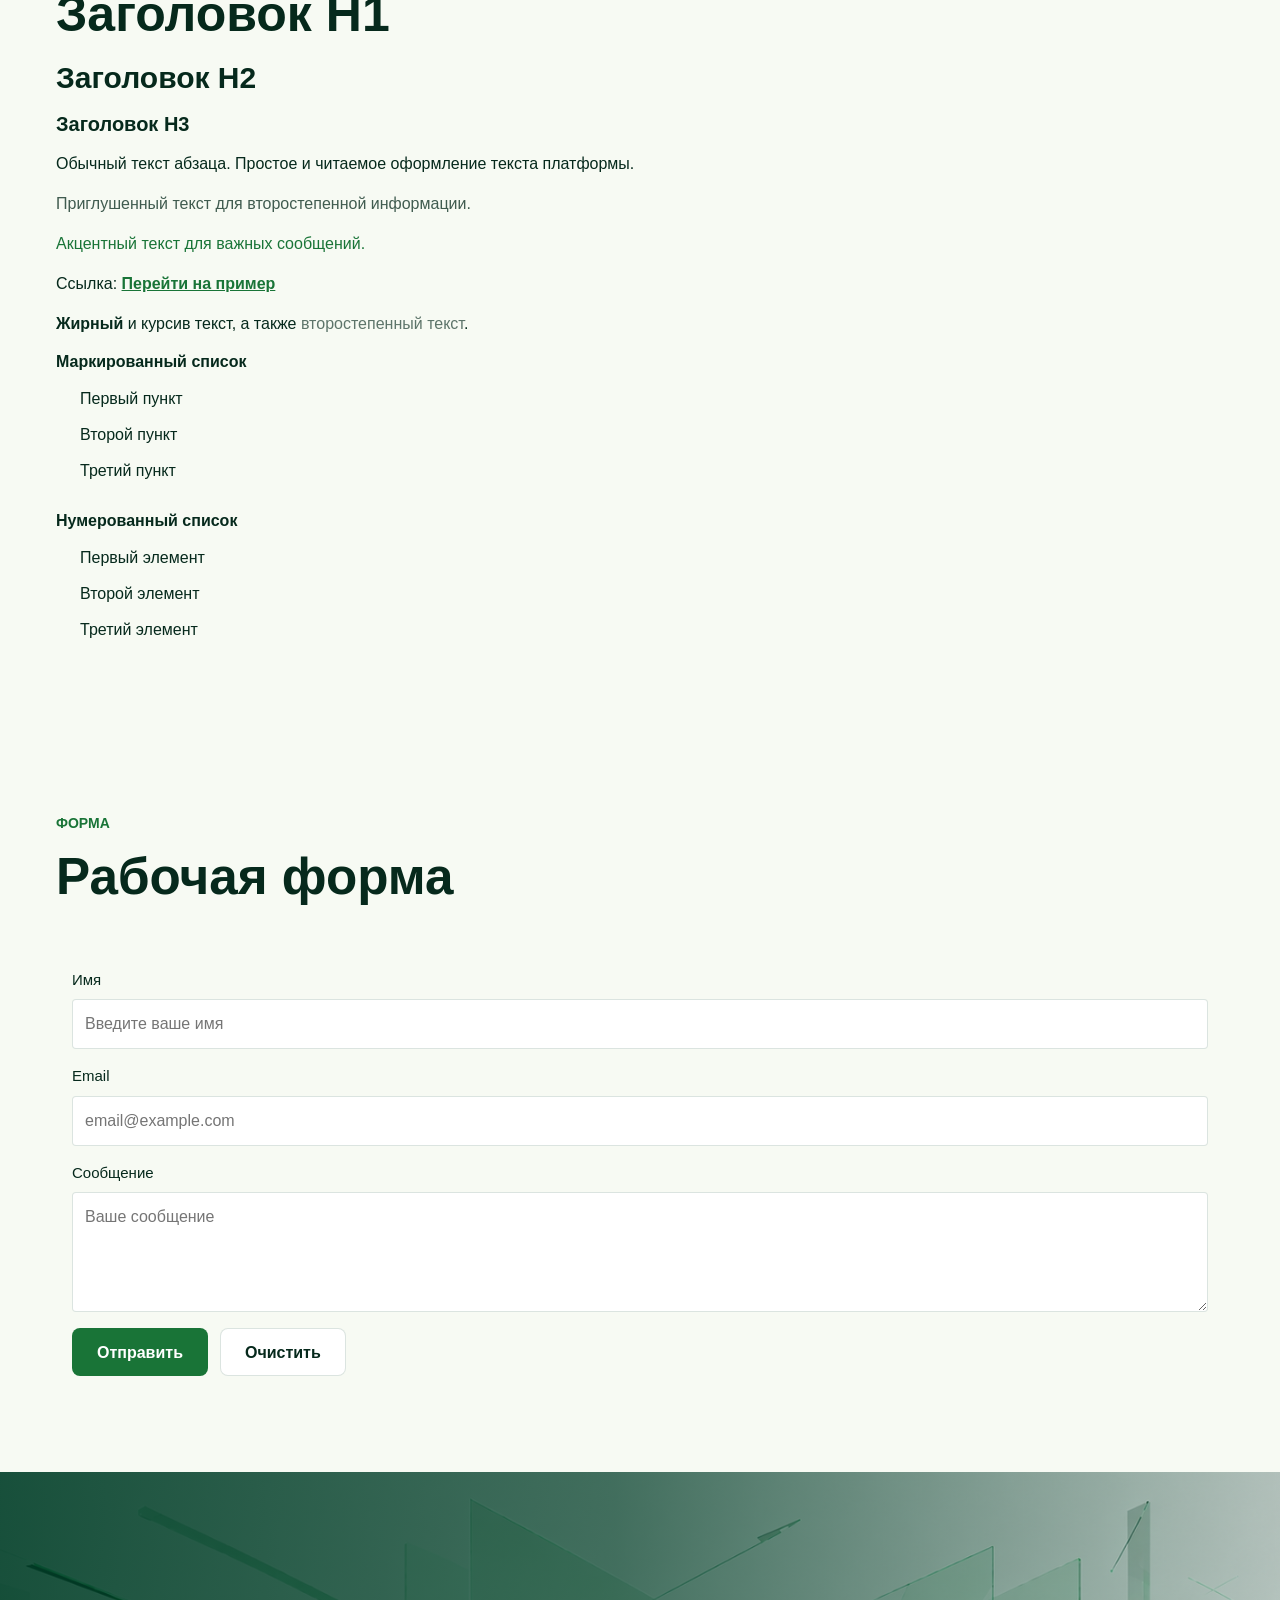
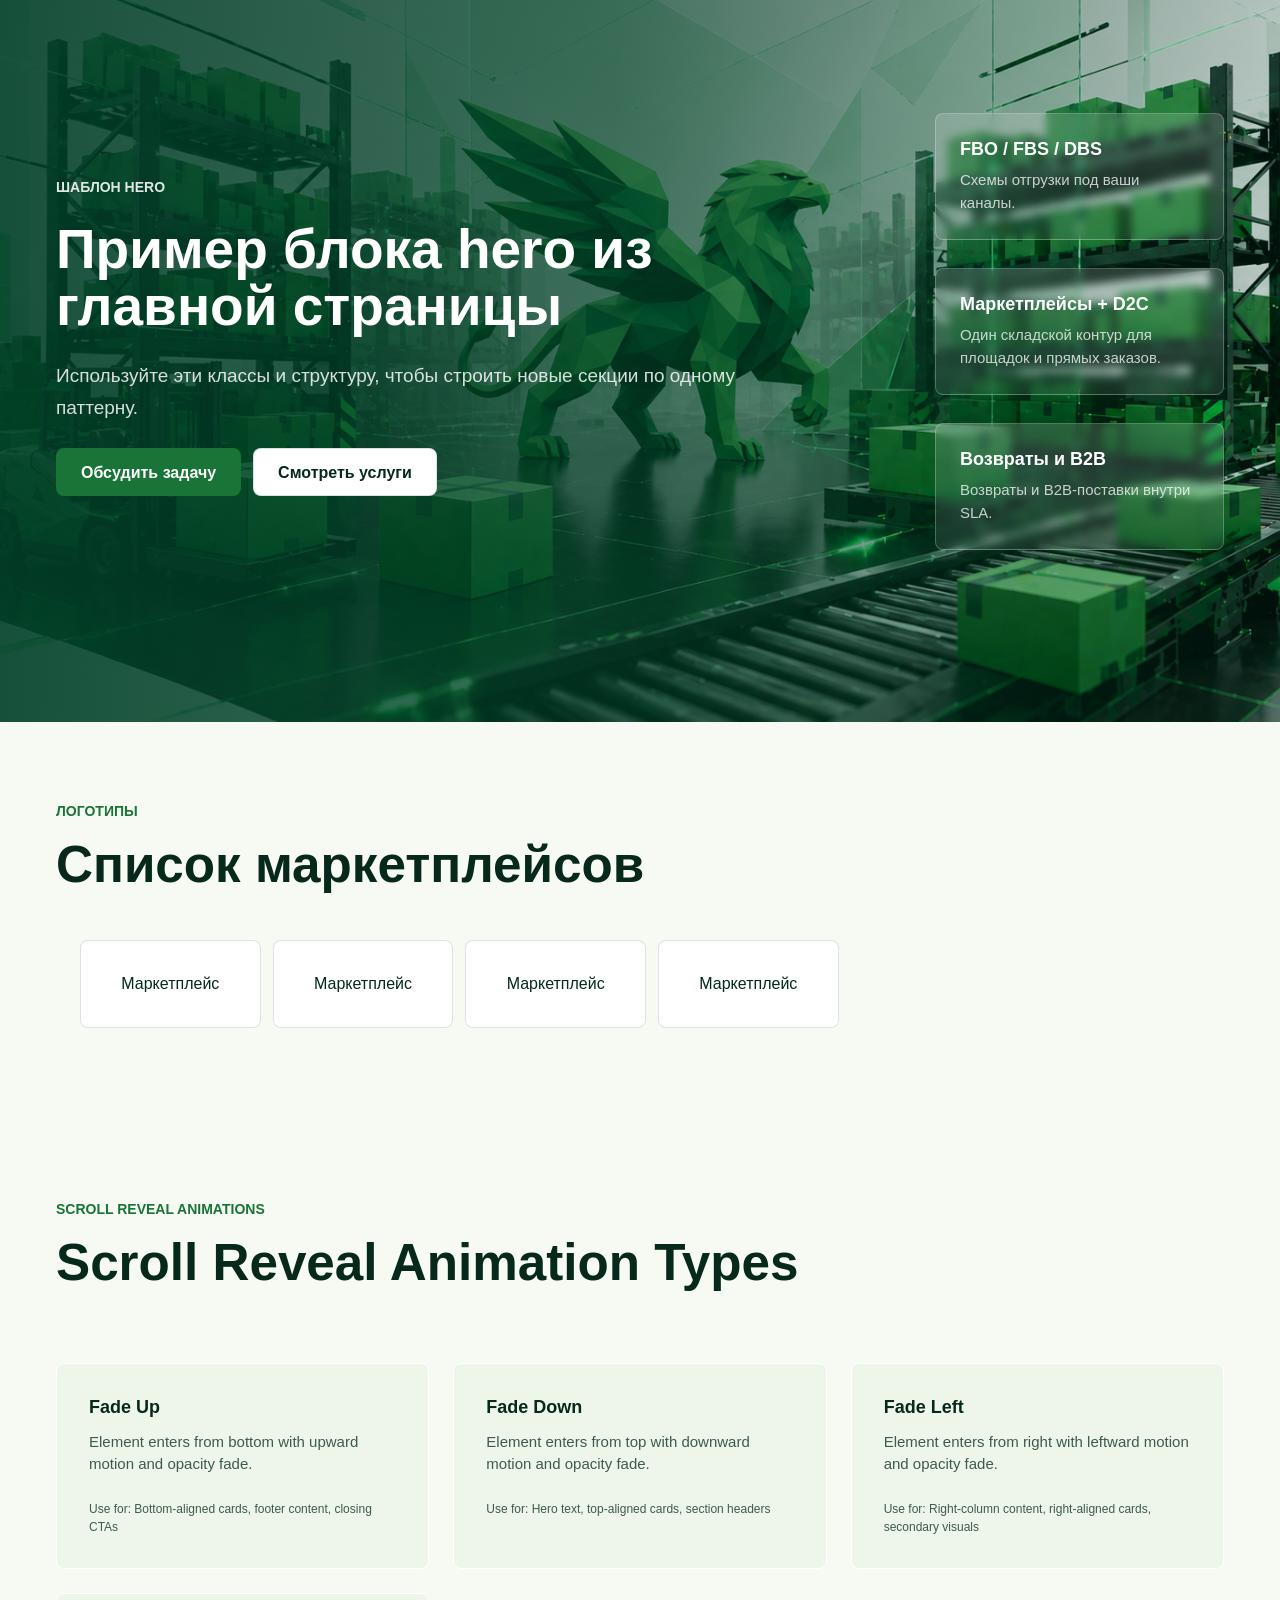
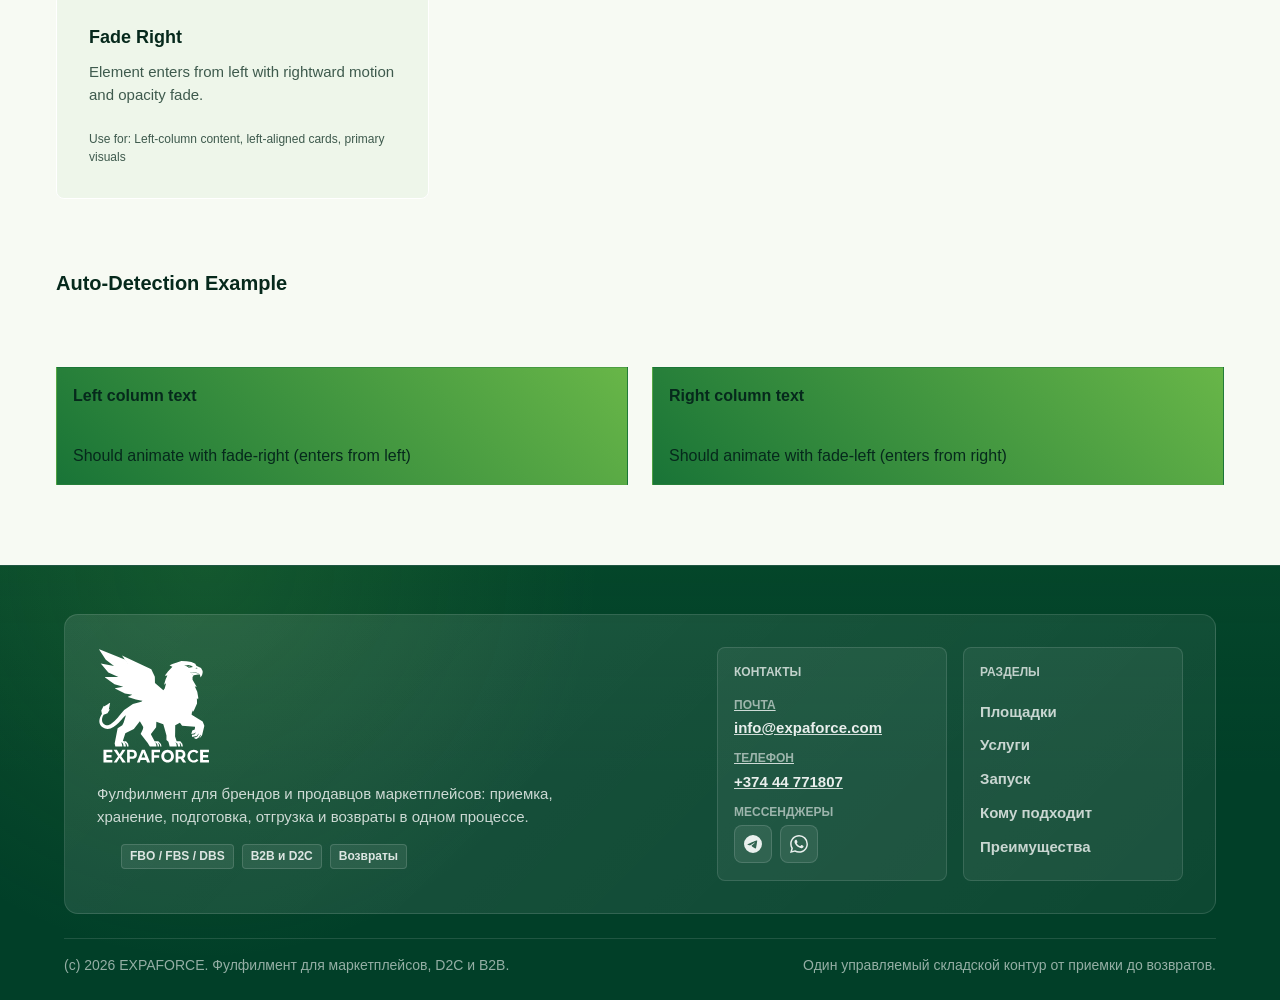
<file: uikit.html>
<!DOCTYPE html>
<html lang="en">
<head>
    <meta charset="UTF-8">
    <meta name="viewport" content="width=device-width, initial-scale=1.0">
    <link rel="stylesheet" href="src/css/styles.css">

    <!-- FAVICON -->
    <!-- Favicon Standart -->
    <link rel="icon" type="image/x-icon" href="src/graphics/favicon.ico?v=20260512">

    <!-- Different devices favicons -->
    <link rel="icon" type="image/png" sizes="16x16" href="src/graphics/png/favicon-16x16.png?v=20260512">
    <link rel="icon" type="image/png" sizes="32x32" href="src/graphics/png/favicon-32x32.png?v=20260512">

    <!-- Chrome-Android -->
    <link rel="icon" type="image/png" sizes="192x192" href="src/graphics/png/android-chrome-192x192.png?v=20260512">
    <link rel="icon" type="image/png" sizes="512x512" href="src/graphics/png/android-chrome-512x512.png?v=20260512">

    <!-- IOS -->
    <link rel="apple-touch-icon" sizes="180x180" href="src/graphics/png/apple-touch-icon.png?v=20260512">

    <!-- Android -->
    <link rel="manifest" href="src/graphics/site.webmanifest?v=20260512">

    <title>UIKIT</title>
    
    <!-- OpenGraphics for Thumbnails -->
    <!-- <meta property="og:title" content="TITLE_PAGE" />
    <meta property="og:site_name" content="SITE_NAME" />
    <meta property="og:description" content="DESCRIPTION_OF_PAGE" />
    <meta property="og:url" content="URL_ADRESS" />
    <meta property="og:type" content="website" />
    <meta property="og:image" content="PATH_TO_IMAGE" />
    <meta property="og:image:width" content="1200" />
    <meta property="og:image:height" content="630" />
    <meta property="og:image:alt" content="IMAGE_DESCRIPTION" />
    <meta property="og:locale" content="ru_RU, en_EN" /> -->

    <!-- Twitter Cards  -->
    <!-- <meta name="twitter:title" content="Заголовок страницы или статьи" />
    <meta name="twitter:description" content="Краткое описание страницы, до 200 символов" />
    <meta name="twitter:image" content="https://yourwebsite.com/path-to-image.jpg" />
    <meta name="twitter:image:alt" content="Описание изображения" /> -->
</head>

<body>
    <div id="header"></div>

    <main class="page-content">
        <section class="section">
            <div class="container">
                <div class="section__inner">
                    <div class="section-heading">
                        <p class="section-heading__eyebrow">UI Kit</p>
                        <h1 class="section-heading__title">Дизайн-система EXPAFORCE</h1>
                        <p class="section-heading__text">Используйте этот набор компонентов и шаблонных паттернов как эталон при создании страниц, секций и блоков.</p>
                    </div>
                </div>
            </div>
        </section>

        <section class="section">
            <div class="container">
                <div class="section__inner">
                    <div class="section-heading">
                        <p class="section-heading__eyebrow">Компоненты</p>
                        <h2 class="section-heading__title">Кнопки и карточки</h2>
                    </div>

                    <div style="display: grid; gap: var(--space-6);">
                        <div style="display: flex; flex-wrap: wrap; gap: var(--space-4);">
                            <button class="button button--primary">Primary</button>
                            <button class="button button--secondary">Secondary</button>
                            <button class="button button--small">Small</button>
                            <a href="#" class="button button--primary">Link</a>
                        </div>

                        <div style="display: grid; grid-template-columns: repeat(auto-fit, minmax(280px, 1fr)); gap: var(--space-5);">
                            <article class="card">
                                <h3 class="card__title">Базовая карточка</h3>
                                <p class="card__text">Стандартная карточка с базовой высотой и контентом.</p>
                            </article>
                            <article class="card card--surface">
                                <h3 class="card__title">Карточка surface</h3>
                                <p class="card__text">Фон поверхности для легкой группировки информации.</p>
                            </article>
                            <article class="card card--accent">
                                <h3 class="card__title">Карточка accent</h3>
                                <p class="card__text">Акцентная карточка для важных блоков.</p>
                            </article>
                            <article class="card card--transparent">
                                <h3 class="card__title">Карточка transparent</h3>
                                <p class="card__text">Прозрачный вариант с эффектом размытия, как в блоке hero.</p>
                            </article>
                            <article class="card card--special card--special-accent">
                                <h3 class="card__title">Карточка special accent</h3>
                                <p class="card__text">Расширенный карточный формат с акцентным стилем, как home-service-card--accent.</p>
                                <ul class="card__list">
                                    <li>Особый модуль для выделенных сервисов</li>
                                    <li>С градиентным фоном</li>
                                </ul>
                                <div class="card__meta">
                                    <span>Premium</span>
                                    <span>24/7</span>
                                </div>
                            </article>
                            <article class="card card--special card--special-light">
                                <h3 class="card__title">Карточка special light</h3>
                                <p class="card__text">Светлый особый формат, как home-service-card.</p>
                                <ul class="card__list">
                                    <li>Расширенный вариант для важных блоков</li>
                                    <li>С чистым дизайном</li>
                                </ul>
                                <div class="card__meta">
                                    <span>Basic</span>
                                    <span>Support</span>
                                </div>
                            </article>
                        </div>
                    </div>
                </div>
            </div>
        </section>

        <section class="section">
            <div class="container">
                <div class="section__inner">
                    <div class="section-heading">
                        <p class="section-heading__eyebrow">Типографика</p>
                        <h2 class="section-heading__title">Заголовки и текст</h2>
                    </div>

                    <div style="display: grid; gap: var(--space-4);">
                        <h1>Заголовок H1</h1>
                        <h2>Заголовок H2</h2>
                        <h3>Заголовок H3</h3>
                        <p>Обычный текст абзаца. Простое и читаемое оформление текста платформы.</p>
                        <p class="text-muted">Приглушенный текст для второстепенной информации.</p>
                        <p class="text-accent">Акцентный текст для важных сообщений.</p>
                        <p>Ссылка: <a href="#">Перейти на пример</a></p>
                        <p><strong>Жирный</strong> и <em>курсив</em> текст, а также <span class="text-secondary">второстепенный текст</span>.</p>
                        <h4>Маркированный список</h4>
                        <ul>
                            <li>Первый пункт</li>
                            <li>Второй пункт</li>
                            <li>Третий пункт</li>
                        </ul>
                        <h4>Нумерованный список</h4>
                        <ol>
                            <li>Первый элемент</li>
                            <li>Второй элемент</li>
                            <li>Третий элемент</li>
                        </ol>
                    </div>
                </div>
            </div>
        </section>

        <section class="section">
            <div class="container">
                <div class="section__inner">
                    <div class="section-heading">
                        <p class="section-heading__eyebrow">Форма</p>
                        <h2 class="section-heading__title">Рабочая форма</h2>
                    </div>

                    <form class="form-group">
                        <div class="form-field">
                            <label class="form-label" for="uikit-name">Имя</label>
                            <input class="form-input" id="uikit-name" type="text" placeholder="Введите ваше имя">
                        </div>
                        <div class="form-field">
                            <label class="form-label" for="uikit-email">Email</label>
                            <input class="form-input" id="uikit-email" type="email" placeholder="email@example.com">
                        </div>
                        <div class="form-field">
                            <label class="form-label" for="uikit-message">Сообщение</label>
                            <textarea class="form-textarea" id="uikit-message" placeholder="Ваше сообщение"></textarea>
                        </div>
                        <div class="form-actions">
                            <button class="button button--primary" type="submit">Отправить</button>
                            <button class="button button--secondary" type="reset">Очистить</button>
                        </div>
                    </form>
                </div>
            </div>
        </section>

        <section class="section section--home-hero home-hero">
            <div class="container">
                <div class="section__inner home-hero__inner">
                    <div class="home-hero__content">
                        <p class="section-heading__eyebrow">Шаблон hero</p>
                        <h2 class="home-hero__title">Пример блока hero из главной страницы</h2>
                        <p class="home-hero__text">Используйте эти классы и структуру, чтобы строить новые секции по одному паттерну.</p>
                        <div class="home-hero__actions">
                            <a class="button button--primary" href="#">Обсудить задачу</a>
                            <a class="button button--secondary" href="#">Смотреть услуги</a>
                        </div>
                    </div>
                    <ul class="home-hero__stats" aria-label="Операционные преимущества">
                        <li class="home-hero__stat">
                            <span class="home-hero__stat-value">FBO / FBS / DBS</span>
                            <span class="home-hero__stat-label">Схемы отгрузки под ваши каналы.</span>
                        </li>
                        <li class="home-hero__stat">
                            <span class="home-hero__stat-value">Маркетплейсы + D2C</span>
                            <span class="home-hero__stat-label">Один складской контур для площадок и прямых заказов.</span>
                        </li>
                        <li class="home-hero__stat">
                            <span class="home-hero__stat-value">Возвраты и B2B</span>
                            <span class="home-hero__stat-label">Возвраты и B2B-поставки внутри SLA.</span>
                        </li>
                    </ul>
                </div>
            </div>
        </section>

        <section class="section">
            <div class="container">
                <div class="section__inner">
                    <div class="section-heading">
                        <p class="section-heading__eyebrow">Логотипы</p>
                        <h2 class="section-heading__title">Список маркетплейсов</h2>
                    </div>

                    <ul class="home-marketplaces__list" aria-label="Пример логотипов">
                        <li class="home-marketplaces__item"><span>Маркетплейс</span></li>
                        <li class="home-marketplaces__item"><span>Маркетплейс</span></li>
                        <li class="home-marketplaces__item"><span>Маркетплейс</span></li>
                        <li class="home-marketplaces__item"><span>Маркетплейс</span></li>
                    </ul>
                </div>
            </div>
        </section>
        <!-- Scroll Reveal Animations Examples -->
        <section class="section">
            <div class="container">
                <div class="section__inner">
                    <div class="section-heading">
                        <p class="section-heading__eyebrow">Scroll Reveal Animations</p>
                        <h2 class="section-heading__title">Scroll Reveal Animation Types</h2>
                    </div>

                    <div style="display: grid; grid-template-columns: repeat(auto-fit, minmax(280px, 1fr)); gap: var(--space-5); margin-top: var(--space-5);">
                        <div class="card card--surface" data-reveal="fade-up">
                            <h3 class="card__title">Fade Up</h3>
                            <p class="card__text">Element enters from bottom with upward motion and opacity fade.</p>
                            <p class="text-muted" style="font-size: 12px; margin-top: var(--space-3);">Use for: Bottom-aligned cards, footer content, closing CTAs</p>
                        </div>

                        <div class="card card--surface" data-reveal="fade-down">
                            <h3 class="card__title">Fade Down</h3>
                            <p class="card__text">Element enters from top with downward motion and opacity fade.</p>
                            <p class="text-muted" style="font-size: 12px; margin-top: var(--space-3);">Use for: Hero text, top-aligned cards, section headers</p>
                        </div>

                        <div class="card card--surface" data-reveal="fade-left">
                            <h3 class="card__title">Fade Left</h3>
                            <p class="card__text">Element enters from right with leftward motion and opacity fade.</p>
                            <p class="text-muted" style="font-size: 12px; margin-top: var(--space-3);">Use for: Right-column content, right-aligned cards, secondary visuals</p>
                        </div>

                        <div class="card card--surface" data-reveal="fade-right">
                            <h3 class="card__title">Fade Right</h3>
                            <p class="card__text">Element enters from left with rightward motion and opacity fade.</p>
                            <p class="text-muted" style="font-size: 12px; margin-top: var(--space-3);">Use for: Left-column content, left-aligned cards, primary visuals</p>
                        </div>
                    </div>

                    <h3 style="margin-top: var(--space-5); margin-bottom: var(--space-3);">Auto-Detection Example</h3>
                    <div style="display: grid; grid-template-columns: 1fr 1fr; gap: var(--space-5); margin-top: var(--space-3);">
                        <p class="card card--accent" style="padding: var(--space-4); border-radius: var(--radius-md);" data-reveal>
                            <strong>Left column text</strong><br>
                            Should animate with fade-right (enters from left)
                        </p>
                        <p class="card card--accent" style="padding: var(--space-4); border-radius: var(--radius-md);" data-reveal>
                            <strong>Right column text</strong><br>
                            Should animate with fade-left (enters from right)
                        </p>
                    </div>
                </div>
            </div>
        </section>
    </main>

    <div id="footer"></div>

    <script src="scripts/partials.js"></script>
    <script src="scripts/scroll-reveal.js"></script>
</body>
</html>
</file>
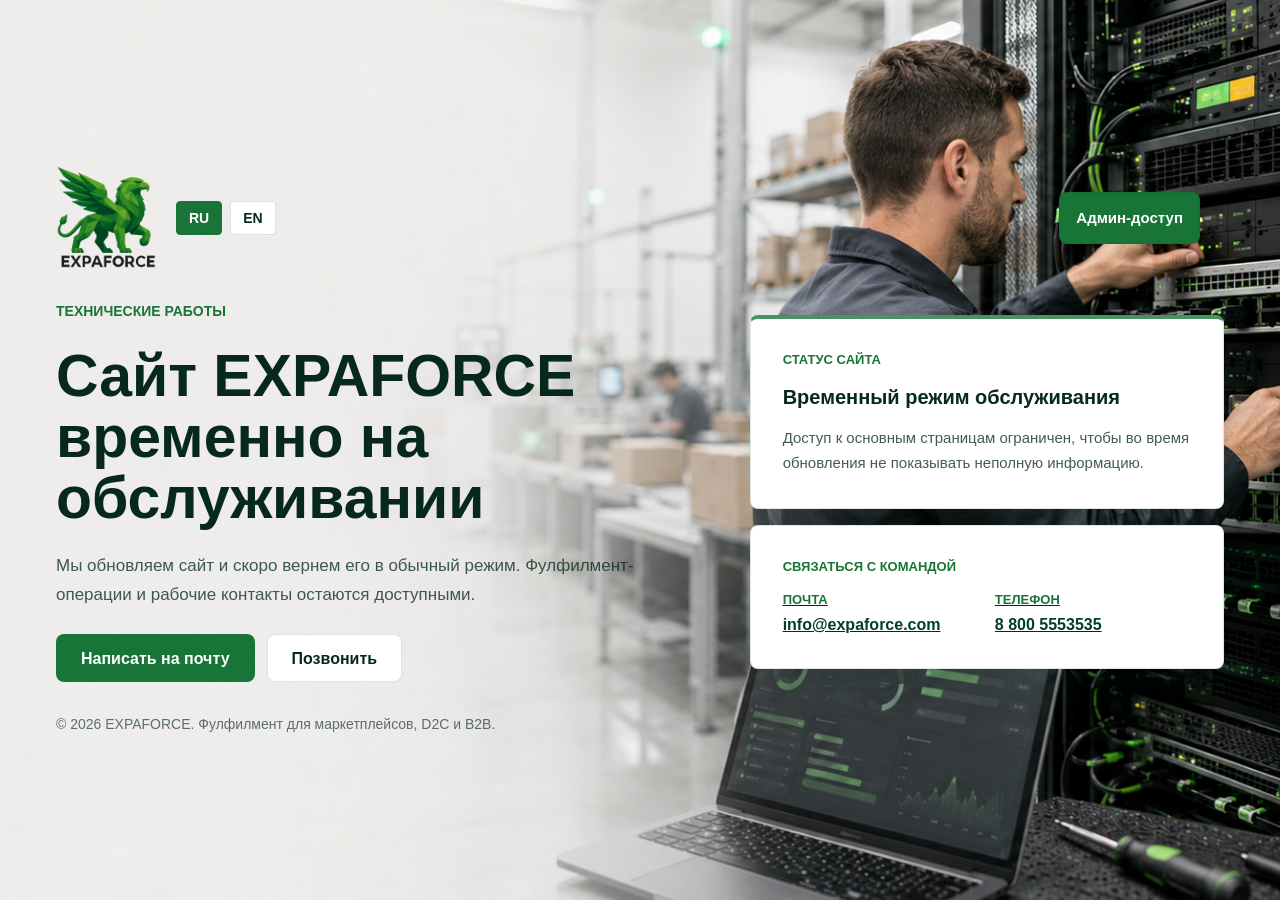
<file: .agents/skills/maintenance-system/assets/maintenance-page-template.html>
<!doctype html>
<html lang="ru">
<head>
  <meta charset="utf-8">
  <meta name="viewport" content="width=device-width, initial-scale=1">
  <meta name="robots" content="noindex,nofollow">
  <title data-i18n="[text]maintenance-meta-title">EXPAFORCE | Site temporarily under maintenance</title>
  <meta
    name="description"
    content="The EXPAFORCE site is temporarily closed for technical work. The team remains available by email and phone."
    data-i18n="[content]maintenance-meta-description"
  >
  <link rel="icon" href="/favicon.ico">
  <link rel="stylesheet" href="/src/css/styles.css">
</head>

<body class="page page--maintenance">
  <main class="page-content">
    <section class="section section--maintenance maintenance" aria-labelledby="maintenance-title">
      <div class="container">
        <div class="section__inner maintenance__inner">
          <div class="maintenance__top">
            <a class="maintenance__brand" href="/index.html" aria-label="EXPAFORCE home" data-i18n="[aria-label]header-brand-aria">
              <img class="maintenance__logo" src="/src/graphics/png/logo-rast.png" alt="EXPAFORCE logo" data-i18n="[alt]header-logo-alt">
            </a>

            <div class="maintenance__controls">
              <button class="button button--secondary button--small maintenance__admin-button" type="button" data-maintenance-auth-open aria-controls="maintenance-auth-panel" aria-expanded="false" data-i18n="[text]maintenance-auth-open">
                Admin access
              </button>
              <div class="header__lang maintenance__lang" aria-label="Language switcher" data-i18n="[aria-label]header-lang-aria">
                <button type="button" class="header__lang-button" data-set-lang="ru">RU</button>
                <button type="button" class="header__lang-button" data-set-lang="en">EN</button>
              </div>
            </div>
          </div>

          <div class="maintenance__auth-backdrop" data-maintenance-auth-backdrop hidden></div>
          <aside class="maintenance__auth-drawer" id="maintenance-auth-panel" data-maintenance-auth-drawer aria-hidden="true" aria-labelledby="maintenance-auth-title">
            <div class="card maintenance__auth" data-maintenance-auth>
              <div class="maintenance__auth-header">
                <div class="maintenance__auth-heading">
                  <p class="maintenance__card-label" data-i18n="[text]maintenance-auth-label">Admin access</p>
                  <h2 class="maintenance__auth-title" id="maintenance-auth-title" data-i18n="[text]maintenance-auth-title">Maintenance page login</h2>
                </div>
                <button class="maintenance__auth-close" type="button" data-maintenance-auth-close aria-label="Close admin access panel" data-i18n="[aria-label]maintenance-auth-close-aria">
                  <span aria-hidden="true">&times;</span>
                </button>
              </div>

              <p class="maintenance__auth-text" data-i18n="[text]maintenance-auth-text">Enter the admin credentials to open the site during maintenance.</p>

              <form class="maintenance__auth-form" data-maintenance-auth-form novalidate>
                <div class="form-field">
                  <label class="form-label" for="maintenance-login" data-i18n="[text]maintenance-auth-login-label">Login</label>
                  <input class="form-input" id="maintenance-login" name="login" type="text" autocomplete="username" required placeholder="admin" data-i18n="[placeholder]maintenance-auth-login-placeholder">
                </div>

                <div class="form-field">
                  <label class="form-label" for="maintenance-password" data-i18n="[text]maintenance-auth-password-label">Password</label>
                  <input class="form-input" id="maintenance-password" name="password" type="password" autocomplete="current-password" required placeholder="Password" data-i18n="[placeholder]maintenance-auth-password-placeholder">
                </div>

                <p class="maintenance__auth-error" data-maintenance-auth-error data-i18n="[text]maintenance-auth-error" aria-live="polite" hidden>Invalid login or password.</p>

                <button class="button button--primary button--full" type="submit" data-i18n="[text]maintenance-auth-submit">Log in</button>
              </form>
            </div>
          </aside>

          <div class="maintenance__layout">
            <div class="maintenance__content">
              <p class="section-heading__eyebrow" data-i18n="[text]maintenance-eyebrow">Technical maintenance</p>
              <h1 class="maintenance__title" id="maintenance-title" data-i18n="[text]maintenance-title">The EXPAFORCE site is temporarily under maintenance</h1>
              <p class="maintenance__text" data-i18n="[text]maintenance-text">We are updating the site and will return it to normal mode soon. Fulfillment operations and working contacts remain available.</p>
              <div class="maintenance__actions">
                <a class="button button--primary" href="mailto:info@expaforce.com?subject=EXPAFORCE%20maintenance%20contact" data-i18n="[text]maintenance-primary">Email the team</a>
                <a class="button button--secondary" href="tel:88005553535" data-i18n="[text]maintenance-secondary">Call us</a>
              </div>
            </div>

            <aside class="maintenance__aside" aria-label="Maintenance status and contacts" data-i18n="[aria-label]maintenance-aside-aria">
              <article class="card maintenance__card maintenance__card--status">
                <p class="maintenance__card-label" data-i18n="[text]maintenance-status-label">Site status</p>
                <h2 class="card__title maintenance__card-title" data-i18n="[text]maintenance-status-title">Temporary maintenance mode</h2>
                <p class="card__text maintenance__card-text" data-i18n="[text]maintenance-status-text">Access to the main pages is limited so incomplete information is not shown during the update.</p>
              </article>

              <article class="card maintenance__card">
                <p class="maintenance__card-label" data-i18n="[text]maintenance-contact-label">Contact the team</p>
                <div class="maintenance__contact-list">
                  <a class="maintenance__contact-item" href="mailto:info@expaforce.com">
                    <span class="maintenance__contact-label" data-i18n="[text]cta-contact-email-label">Email</span>
                    <span class="maintenance__contact-value">info@expaforce.com</span>
                  </a>
                  <a class="maintenance__contact-item" href="tel:88005553535">
                    <span class="maintenance__contact-label" data-i18n="[text]cta-contact-phone-label">Phone</span>
                    <span class="maintenance__contact-value">8 800 5553535</span>
                  </a>
                </div>
              </article>
            </aside>
          </div>

          <p class="maintenance__end" data-i18n="[text]maintenance-end">© 2026 EXPAFORCE. Fulfillment for marketplaces, D2C, and B2B.</p>
        </div>
      </div>
    </section>
  </main>

  <script src="/scripts/translation.js"></script>
  <script src="/scripts/maintenance-auth.js?v=YYYYMMDD-1"></script>
</body>
</html>
</file>
<file: src/css/styles.css>
*, *:before, *:after {
  box-sizing: border-box;
}

html, body, div, span, object, iframe, figure, h1, h2, h3, h4, h5, h6, p, blockquote, pre, a, code, em, img, small, strike, strong, sub, sup, tt, b, u, i, ol, ul, li, fieldset, form, label, table, caption, tbody, tfoot, thead, tr, th, td, main, canvas, embed, footer, header, nav, section, video {
  margin: 0;
  padding: 0;
  border: 0;
  font-size: 100%;
  font: inherit;
  vertical-align: baseline;
  text-rendering: optimizeLegibility;
  -webkit-font-smoothing: antialiased;
  text-size-adjust: none;
}

footer, header, nav, section, main {
  display: block;
}

body {
  line-height: 1;
}

ol, ul {
  list-style: none;
}

blockquote, q {
  quotes: none;
}

blockquote:before, blockquote:after, q:before, q:after {
  content: "";
  content: none;
}

table {
  border-collapse: collapse;
  border-spacing: 0;
}

input {
  border-radius: 0;
}

a {
  text-decoration: none;
  color: #000;
}

.button {
  display: inline-flex;
  align-items: center;
  justify-content: center;
  min-height: 48px;
  padding-inline: var(--space-5);
  border: 1px solid transparent;
  border-radius: 8px;
  font-size: 1rem;
  font-weight: 600;
  line-height: 1.2;
  text-align: center;
  transition: background-color 0.2s ease, border-color 0.2s ease, color 0.2s ease, box-shadow 0.2s ease;
  cursor: pointer;
  text-decoration: none;
}

.button:hover,
.button:focus {
  box-shadow: 0 18px 40px rgba(1, 63, 40, 0.09);
}

.button--primary {
  background-color: #197437;
  color: #fff;
}

.button--primary:hover,
.button--primary:focus {
  background-color: #013f28;
}

.button--secondary {
  border-color: rgba(1, 63, 40, 0.14);
  background-color: #fff;
  color: #06291c;
}

.button--secondary:hover,
.button--secondary:focus {
  border-color: rgba(25, 116, 55, 0.48);
  color: #013f28;
}

.button--small {
  min-height: 42px;
  padding-inline: var(--space-4);
  font-size: 0.9375rem;
}

.button--full {
  width: 100%;
}

.backer {
  position: fixed;
  right: var(--space-5);
  bottom: var(--space-5);
  z-index: 200;
  display: inline-flex;
  align-items: center;
  justify-content: center;
  width: 52px;
  height: 52px;
  padding: 0;
  border: 1px solid rgba(1, 63, 40, 0.18);
  border-radius: 8px;
  background-color: rgba(255, 255, 255, 0.94);
  color: #013f28;
  box-shadow: 0 14px 32px rgba(1, 63, 40, 0.16);
  cursor: pointer;
  opacity: 0;
  pointer-events: none;
  transform: translateY(var(--space-2));
  transition: opacity 0.2s ease, transform 0.2s ease, border-color 0.2s ease, background-color 0.2s ease, color 0.2s ease, box-shadow 0.2s ease;
}

.backer.is-visible {
  opacity: 1;
  pointer-events: auto;
  transform: translateY(0);
}

.backer:hover,
.backer:focus {
  border-color: rgba(25, 116, 55, 0.46);
  background-color: #fff;
  color: #197437;
  box-shadow: 0 18px 40px rgba(1, 63, 40, 0.09);
}

.backer:focus-visible {
  outline: 2px solid rgba(25, 116, 55, 0.42);
  outline-offset: var(--space-1);
}

.backer__icon {
  width: 22px;
  height: 22px;
  display: block;
  fill: currentColor;
}

@media (max-width: 768px) {
  .backer {
    right: var(--space-4);
    bottom: var(--space-4);
    width: 48px;
    height: 48px;
  }
}
@media (prefers-reduced-motion: reduce) {
  .backer {
    transition: none;
    transform: none;
  }
}
.card, .proof-card,
.operation-card,
.audience-card,
.problem-card,
.home-benefit-card,
.home-operations__card {
  display: grid;
  gap: var(--space-3);
  align-content: start;
  padding: var(--space-6);
  border-radius: 8px;
  background-color: #fff;
  border: 1px solid rgba(1, 63, 40, 0.14);
  transition: box-shadow 0.2s ease;
}

.card:hover, .proof-card:hover,
.operation-card:hover,
.audience-card:hover,
.problem-card:hover,
.home-benefit-card:hover,
.home-operations__card:hover {
  box-shadow: 0 18px 40px rgba(1, 63, 40, 0.09);
}

.card--surface {
  background-color: #eef6ea;
  border-color: #fff;
}

.card--accent {
  background: linear-gradient(45deg, #197437, #68b648);
  border-color: rgba(25, 116, 55, 0.2);
  border-radius: 14px;
}
.card--accent > .card__text, .card--accent .card__title, .card--accent .card__value {
  color: #fff;
}

.card--transparent {
  background-color: rgba(71, 71, 71, 0.23);
  border-color: #fff;
  box-shadow: none;
  backdrop-filter: blur(4px);
  border-radius: 14px;
  -webkit-backdrop-filter: blur(4px);
}
.card--transparent > .card__title, .card--transparent .card__text, .card--transparent .card__value {
  color: #fff;
}

.card__title {
  font-size: 1.125rem;
  font-weight: 600;
  line-height: 1.3;
  color: #06291c;
}

.card__text {
  color: rgba(6, 41, 28, 0.76);
  font-size: 0.9375rem;
  line-height: 1.5;
}

.card__value {
  color: #013f28;
  font-size: 1.4rem;
  font-weight: 700;
  line-height: 1.2;
}

.card--special, .card--special-accent, .card--special-light {
  display: flex;
  flex-direction: column;
  gap: var(--space-5);
  padding: var(--space-6);
  border-top: var(--space-1) solid rgba(25, 116, 55, 0.72);
  min-height: 320px;
}

.card--special-accent {
  background: linear-gradient(180deg, rgba(1, 63, 40, 0.92), rgba(1, 63, 40, 0.82));
  color: #fff;
}
.card--special-accent > .card__text, .card--special-accent .card__title {
  color: #fff;
}

.card__list {
  display: grid;
  padding-inline-start: 8px;
}

@media (max-width: 768px) {
  .card__list {
    padding-inline-start: 0;
  }
}
.card__list li {
  display: grid;
  grid-template-columns: var(--space-4) minmax(0, 1fr);
  gap: var(--space-3);
  align-items: start;
}

.card__list li::before {
  content: "";
  width: var(--space-2);
  height: var(--space-2);
  margin-block-start: var(--space-2);
  border-radius: 50%;
  background-color: #197437;
}

.card__meta {
  display: flex;
  flex-wrap: wrap;
  gap: var(--space-2);
  margin-top: auto;
}

.card__meta span {
  display: inline-flex;
  min-height: 32px;
  align-items: center;
  padding-inline: var(--space-3);
  border: 1px solid rgba(25, 116, 55, 0.18);
  border-radius: 8px;
  background-color: #e7f4df;
  color: #013f28;
  font-size: 0.875rem;
  font-weight: 600;
}

.card--special-accent .card__list {
  color: rgba(255, 255, 255, 0.78);
}

.card--special-accent .card__meta span {
  color: #fff;
  border-color: rgba(255, 255, 255, 0.16);
  background-color: rgba(255, 255, 255, 0.1);
}

.section {
  padding-block: var(--section-padding);
}

.container {
  max-width: 1200px;
  margin-inline: auto;
  padding-inline: var(--space-4);
}

.section__inner {
  display: grid;
  gap: var(--space-7);
}

.section-heading {
  display: grid;
  gap: var(--space-4);
  max-width: 760px;
}

.section-heading--wide {
  max-width: 920px;
}

.section-heading__eyebrow,
.proof__eyebrow,
.cta__eyebrow {
  color: #197437;
  font-size: 0.875rem;
  font-weight: 700;
  letter-spacing: 0;
  line-height: 1.35;
  text-transform: uppercase;
}

.section-heading__title,
.proof__title,
.cta__title,
.home-cta__title {
  font-size: clamp(2rem, 4vw, 3.5rem);
  line-height: 1.08;
  font-weight: 700;
}

.section-heading__text,
.proof__text,
.cta__text,
.home-cta__text,
.home-hero__text {
  color: rgba(6, 41, 28, 0.76);
  font-size: 1.0625rem;
  line-height: 1.7;
}

body {
  font-family: "Segoe UI", Arial, sans-serif;
  font-size: 16px;
  line-height: 1.5;
  color: #06291c;
  background-color: #f7faf3;
}

h1, h2, h3, h4, h5, h6 {
  font-weight: 700;
  line-height: 1.2;
  margin: 0;
}

h1 {
  font-size: 50px;
}

h2 {
  font-size: 30px;
}

h3 {
  font-size: 20px;
}

p {
  margin: 0;
}

a {
  color: #197437;
  text-decoration: underline;
  transition: color 0.2s ease;
  font-weight: 700;
}

a:hover,
a:focus {
  color: #013f28;
}

ul,
ol {
  margin: 0;
  padding-inline-start: 1.5rem;
}

@media (max-width: 768px) {
  ul,
  ol {
    padding-inline-start: 0;
  }
}
li {
  margin-bottom: 0.75rem;
}

img,
svg {
  display: block;
}

img {
  max-width: 100%;
  height: auto;
}

strong {
  font-weight: 700;
}

.text-muted {
  color: rgba(6, 41, 28, 0.76);
}

.text-secondary {
  color: rgba(6, 41, 28, 0.64);
}

.text-accent {
  color: #197437;
}

.text-white {
  color: #fff;
}

.text-center {
  text-align: center;
}

.text-left {
  text-align: left;
}

.text-right {
  text-align: right;
}

.form-field {
  display: grid;
  gap: var(--space-2);
}

.form-label {
  font-size: 0.9375rem;
  font-weight: 500;
  color: #06291c;
}

.form-input,
.form-textarea,
.form-select {
  padding: var(--space-3);
  border: 1px solid rgba(1, 63, 40, 0.14);
  border-radius: 4px;
  font-family: inherit;
  font-size: 1rem;
  line-height: 1.5;
  background-color: #fff;
  transition: border-color 0.2s ease, box-shadow 0.2s ease;
}

.form-input:focus,
.form-textarea:focus,
.form-select:focus {
  outline: none;
  border-color: #197437;
  box-shadow: 0 0 0 3px rgba(25, 116, 55, 0.1);
}

.form-textarea {
  resize: vertical;
  min-height: 120px;
}

.form-select {
  cursor: pointer;
}

.form-group {
  padding: 16px;
  display: grid;
  gap: var(--space-4);
}

.form-actions {
  display: flex;
  gap: var(--space-3);
  flex-wrap: wrap;
}

.form-field[data-form-honeypot] {
  position: absolute;
  inline-size: 1px;
  block-size: 1px;
  overflow: hidden;
  clip-path: inset(50%);
  white-space: nowrap;
}

.form-error {
  display: block;
  min-height: 20px;
  margin-top: var(--space-1);
  color: #f56565;
  font-size: 0.875rem;
  line-height: 1.25;
}
.form-error:empty {
  display: none;
}

.form-input.has-error,
.form-textarea.has-error,
.form-field.is-invalid input[type=checkbox] {
  border-color: #f56565;
  background-color: #fff5f5;
}

.form-input.has-error:focus,
.form-textarea.has-error:focus {
  box-shadow: 0 0 0 3px rgba(245, 101, 101, 0.1);
}

.form-status {
  display: block;
  min-height: 24px;
  margin-top: var(--space-4);
  padding: var(--space-3);
  border-radius: 4px;
  font-size: 0.9375rem;
  line-height: 1.5;
  opacity: 0;
  transition: opacity 0.2s ease;
}
.form-status:empty {
  display: none;
}
.form-status--success {
  display: block;
  opacity: 1;
  background-color: #c6f6d5;
  color: #22543d;
  border: 1px solid #9ae6b4;
}
.form-status--error {
  display: block;
  opacity: 1;
  background-color: #fed7d7;
  color: #742a2a;
  border: 1px solid #fc8181;
}

[data-reveal] {
  opacity: 0;
  transform: translateY(0) translateX(0);
  transition: opacity 0.6s cubic-bezier(0.25, 0.46, 0.45, 0.94), transform 0.6s cubic-bezier(0.25, 0.46, 0.45, 0.94);
}
@media (prefers-reduced-motion: reduce) {
  [data-reveal] {
    opacity: 1;
    transform: none;
    transition: none;
  }
}

[data-reveal=fade-up] {
  transform: translateY(40px);
}

[data-reveal=fade-down] {
  transform: translateY(-40px);
}

[data-reveal=fade-left] {
  transform: translateX(40px);
}

[data-reveal=fade-right] {
  transform: translateX(-40px);
}

@media (max-width: 768px) {
  [data-reveal=fade-left],
  [data-reveal=fade-right] {
    transform: translateY(40px);
  }
}
[data-reveal].reveal-active {
  opacity: 1;
  transform: translateY(0) translateX(0);
}

[data-reveal][data-reveal-index="1"] {
  transition-delay: 0ms;
}
[data-reveal][data-reveal-index="2"] {
  transition-delay: 50ms;
}
[data-reveal][data-reveal-index="3"] {
  transition-delay: 100ms;
}
[data-reveal][data-reveal-index="4"] {
  transition-delay: 150ms;
}
[data-reveal][data-reveal-index="5"] {
  transition-delay: 200ms;
}
[data-reveal][data-reveal-index="6"] {
  transition-delay: 250ms;
}
[data-reveal][data-reveal-index="7"] {
  transition-delay: 300ms;
}
[data-reveal][data-reveal-index="8"] {
  transition-delay: 350ms;
}
[data-reveal][data-reveal-index="9"] {
  transition-delay: 400ms;
}
[data-reveal][data-reveal-index="10"] {
  transition-delay: 450ms;
}
[data-reveal][data-reveal-index="11"] {
  transition-delay: 500ms;
}
[data-reveal][data-reveal-index="12"] {
  transition-delay: 550ms;
}
[data-reveal][data-reveal-index="13"] {
  transition-delay: 600ms;
}
[data-reveal][data-reveal-index="14"] {
  transition-delay: 650ms;
}
[data-reveal][data-reveal-index="15"] {
  transition-delay: 700ms;
}
[data-reveal][data-reveal-index="16"] {
  transition-delay: 750ms;
}
[data-reveal][data-reveal-index="17"] {
  transition-delay: 800ms;
}
[data-reveal][data-reveal-index="18"] {
  transition-delay: 850ms;
}
[data-reveal][data-reveal-index="19"] {
  transition-delay: 900ms;
}
[data-reveal][data-reveal-index="20"] {
  transition-delay: 950ms;
}

@media (prefers-reduced-motion: reduce) {
  [data-reveal] {
    animation: none;
    transition: none;
    opacity: 1;
    transform: none !important;
  }
}
.page--maintenance {
  min-height: 100vh;
  background-color: #f7faf3;
}

.section--maintenance {
  min-height: 100svh;
  display: grid;
  align-items: center;
  padding-block: var(--space-5);
  background-color: #f7faf3;
  background-image: url("../graphics/png/expo-force-server-maintenance-background.png");
  background-position: center;
  background-size: cover;
  background-repeat: no-repeat;
}

.maintenance__inner {
  gap: var(--space-6);
}

.maintenance__top {
  display: flex;
  align-items: center;
  justify-content: flex-start;
  gap: var(--space-4);
  flex-wrap: wrap;
}

.maintenance__brand {
  display: inline-flex;
  align-items: center;
  flex-shrink: 0;
}

.maintenance__logo {
  display: block;
  width: 104px;
  height: auto;
}

.maintenance__controls {
  display: flex;
  align-items: center;
  justify-content: flex-end;
  gap: var(--space-3);
  flex-wrap: wrap;
  flex-shrink: 0;
  min-width: 0;
}

.maintenance__admin-button,
.maintenance__lang {
  flex-shrink: 0;
}

.maintenance__admin-button {
  position: absolute;
  right: 0;
  padding: 1rem;
  margin: 5rem;
  background-color: #197437;
  color: #fff;
}

.maintenance__auth-backdrop {
  position: fixed;
  inset: 0;
  z-index: 110;
  background-color: rgba(1, 63, 40, 0.36);
  backdrop-filter: blur(3px);
  -webkit-backdrop-filter: blur(3px);
}

.maintenance__auth-backdrop[hidden] {
  display: none;
}

.maintenance__auth-drawer {
  position: fixed;
  inset-block: 0;
  inset-inline-end: 0;
  z-index: 1000;
  display: grid;
  width: min(100%, 440px);
  padding: var(--space-4);
  pointer-events: none;
  transform: translateX(100%);
  visibility: hidden;
  transition: transform 0.2s ease, visibility 0.2s ease;
}

.page--maintenance.is-auth-drawer-open .maintenance__auth-drawer {
  pointer-events: auto;
  transform: translateX(0);
  visibility: visible;
}

.maintenance__auth {
  width: 100%;
  max-height: 100%;
  gap: var(--space-5);
  overflow: auto;
  border-color: rgba(1, 63, 40, 0.12);
  box-shadow: 0 18px 40px rgba(1, 63, 40, 0.09);
}

.maintenance__auth-header {
  display: flex;
  align-items: flex-start;
  justify-content: space-between;
  gap: var(--space-4);
}

.maintenance__auth-heading,
.maintenance__auth-form {
  display: grid;
}

.maintenance__auth-heading {
  gap: var(--space-2);
}

.maintenance__auth-form {
  gap: var(--space-4);
}

.maintenance__auth-close {
  display: inline-flex;
  align-items: center;
  justify-content: center;
  width: var(--space-6);
  height: var(--space-6);
  border: 1px solid rgba(1, 63, 40, 0.14);
  border-radius: 8px;
  background-color: #fff;
  color: #06291c;
  font-size: 1.5rem;
  line-height: 1;
  cursor: pointer;
  transition: border-color 0.2s ease, color 0.2s ease, box-shadow 0.2s ease;
}

.maintenance__auth-close:hover,
.maintenance__auth-close:focus {
  border-color: rgba(25, 116, 55, 0.48);
  color: #013f28;
  box-shadow: 0 18px 40px rgba(1, 63, 40, 0.09);
}

.maintenance__auth-title {
  color: #06291c;
  font-size: clamp(1.5rem, 3vw, 2rem);
  font-weight: 700;
  letter-spacing: 0;
  line-height: 1.12;
}

.maintenance__auth-text {
  color: rgba(6, 41, 28, 0.76);
  font-size: 1rem;
  line-height: 1.65;
}

.maintenance__auth-error {
  color: #d92d20;
  font-size: 0.9375rem;
  line-height: 1.45;
}

.maintenance__auth-error[hidden] {
  display: none;
}

.maintenance__layout {
  display: grid;
  grid-template-columns: minmax(0, 0.98fr) minmax(320px, 0.72fr);
  gap: var(--space-7);
  align-items: center;
}

.maintenance__content {
  display: grid;
  gap: var(--space-5);
  min-width: 0;
}

.maintenance__title {
  max-width: 820px;
  color: #06291c;
  font-size: clamp(2.5rem, 4.6vw, 4rem);
  font-weight: 700;
  letter-spacing: 0;
  line-height: 1.04;
}

.maintenance__text {
  max-width: 680px;
  color: rgba(6, 41, 28, 0.76);
  font-size: 1.0625rem;
  line-height: 1.7;
}

.maintenance__actions {
  display: flex;
  flex-wrap: wrap;
  gap: var(--space-3);
}

.maintenance__aside {
  display: grid;
  gap: var(--space-4);
  min-width: 0;
}

.maintenance__card {
  gap: var(--space-4);
  border-color: rgba(1, 63, 40, 0.12);
  box-shadow: 0 18px 40px rgba(1, 63, 40, 0.09);
}

.maintenance__card--status {
  border-top: var(--space-1) solid rgba(25, 116, 55, 0.78);
}

.maintenance__card--accent {
  background-color: #013f28;
  color: #fff;
}

.maintenance__card--accent .maintenance__card-label,
.maintenance__card--accent .maintenance__card-note {
  color: rgba(255, 255, 255, 0.82);
}

.maintenance__card-label,
.maintenance__contact-label {
  color: #197437;
  font-size: 0.8125rem;
  font-weight: 700;
  line-height: 1.35;
  text-transform: uppercase;
}

.maintenance__card-title {
  font-size: 1.25rem;
  line-height: 1.28;
}

.maintenance__card-text,
.maintenance__card-note {
  color: rgba(6, 41, 28, 0.76);
  line-height: 1.65;
}

.maintenance__contact-list {
  display: grid;
  grid-template-columns: repeat(2, minmax(0, 1fr));
  gap: var(--space-4);
}

.maintenance__contact-item {
  display: grid;
  gap: var(--space-1);
  min-width: 0;
  color: #06291c;
}

.maintenance__contact-value {
  color: #013f28;
  font-weight: 600;
  line-height: 1.45;
  overflow-wrap: anywhere;
  transition: color 0.2s ease;
}

.maintenance__contact-item:hover .maintenance__contact-value,
.maintenance__contact-item:focus .maintenance__contact-value {
  color: #197437;
}

.maintenance__end {
  color: rgba(6, 41, 28, 0.64);
  font-size: 0.875rem;
  line-height: 1.45;
}

@media (max-width: 1024px) {
  .maintenance__layout {
    grid-template-columns: 1fr;
    gap: var(--space-6);
  }
  .maintenance__title {
    max-width: 760px;
    font-size: clamp(2.25rem, 7vw, 4rem);
  }
}
@media (max-width: 768px) {
  .section--maintenance {
    align-items: start;
    background-image: linear-gradient(180deg, rgba(247, 250, 243, 0.98), rgba(247, 250, 243, 0.94)), url("../graphics/png/expo-force-server-maintenance-background.png");
    background-position: 64% center;
  }
  .maintenance__inner {
    gap: var(--space-6);
  }
  .maintenance__top {
    align-items: flex-start;
  }
  .maintenance__logo {
    width: 96px;
  }
  .maintenance__contact-list {
    grid-template-columns: 1fr;
  }
  .maintenance__actions {
    flex-direction: column;
    align-items: stretch;
  }
}
@media (max-width: 375px) {
  .maintenance__top {
    flex-direction: column;
  }
  .maintenance__controls {
    align-self: stretch;
    justify-content: space-between;
  }
  .maintenance__lang {
    justify-content: flex-start;
  }
  .maintenance__auth-drawer {
    padding: var(--space-4);
  }
  .maintenance__auth {
    padding: var(--space-4);
  }
  .maintenance__card {
    padding: var(--space-4);
  }
  .maintenance__title {
    font-size: 2.25rem;
  }
}
.footer {
  background: radial-gradient(circle at 16% 0%, rgba(104, 182, 72, 0.16), rgba(104, 182, 72, 0) 34%), linear-gradient(180deg, rgba(25, 116, 55, 0.12) 0%, rgba(1, 63, 40, 0) 48%), #013f28;
  color: #fff;
  padding: var(--space-7) 0 var(--space-5);
  border-top: 1px solid rgba(255, 255, 255, 0.12);
}

.footer__inner {
  width: min(100%, 1200px);
  margin: 0 auto;
  padding-inline: 24px;
  display: grid;
  gap: var(--space-5);
}

.footer__main {
  display: grid;
  grid-template-columns: minmax(0, 1fr) minmax(230px, 0.36fr) minmax(220px, 0.28fr);
  gap: var(--space-4);
  align-items: stretch;
  padding: var(--space-6);
  border: 1px solid rgba(255, 255, 255, 0.12);
  border-radius: 14px;
  background: linear-gradient(135deg, rgba(255, 255, 255, 0.08), rgba(255, 255, 255, 0.02)), rgba(255, 255, 255, 0.03);
}

.footer__brand {
  display: grid;
  gap: var(--space-4);
  align-content: start;
  justify-items: start;
  max-width: 640px;
  min-width: 0;
}

.footer__logo-link {
  display: inline-flex;
  align-items: center;
  justify-self: start;
  transition: opacity 0.2s ease;
}

.footer__logo-link:hover,
.footer__logo-link:focus {
  opacity: 0.86;
}

.footer__logo {
  width: 118px;
  height: auto;
  display: block;
}

.footer__text {
  max-width: 520px;
  color: rgba(255, 255, 255, 0.78);
  font-size: 0.9375rem;
  line-height: 1.55;
}

.footer__badges {
  display: flex;
  flex-wrap: wrap;
  gap: var(--space-2);
}

.footer__badge {
  padding: var(--space-1) var(--space-2);
  border: 1px solid rgba(255, 255, 255, 0.14);
  border-radius: 4px;
  background-color: rgba(255, 255, 255, 0.08);
  color: rgba(255, 255, 255, 0.84);
  font-size: 0.75rem;
  font-weight: 600;
  line-height: 1.25;
}

.footer__nav,
.footer__contact {
  display: grid;
  gap: var(--space-4);
  align-content: start;
  padding: var(--space-4);
  border: 1px solid rgba(255, 255, 255, 0.12);
  border-radius: 8px;
  background-color: rgba(255, 255, 255, 0.06);
}

.footer__nav {
  justify-self: stretch;
  width: 100%;
}

.footer__contact {
  justify-self: stretch;
  min-width: 0;
}

.footer__nav-title {
  color: rgba(255, 255, 255, 0.72);
  font-size: 0.75rem;
  font-weight: 600;
  letter-spacing: 0;
  line-height: 1.35;
  text-transform: uppercase;
}

.footer__contact-list {
  display: grid;
  gap: var(--space-3);
}

.footer__contact-item {
  display: grid;
  gap: var(--space-1);
  min-width: 0;
  color: rgba(255, 255, 255, 0.78);
}

.footer__contact-label {
  color: rgba(255, 255, 255, 0.56);
  font-size: 0.75rem;
  font-weight: 600;
  line-height: 1.35;
  text-transform: uppercase;
}

.footer__contact-value {
  color: rgba(255, 255, 255, 0.9);
  font-size: 0.9375rem;
  font-weight: 600;
  line-height: 1.45;
  overflow-wrap: anywhere;
  transition: color 0.2s ease;
}

.footer__contact-item:hover .footer__contact-value,
.footer__contact-item:focus .footer__contact-value {
  color: #fff;
}

.footer__messengers {
  display: flex;
  flex-wrap: wrap;
  gap: var(--space-2);
}

.footer__messenger {
  display: inline-flex;
  align-items: center;
  justify-content: center;
  width: 38px;
  height: 38px;
  border: 1px solid rgba(255, 255, 255, 0.14);
  border-radius: 8px;
  background-color: rgba(255, 255, 255, 0.08);
  color: rgba(255, 255, 255, 0.9);
  transition: border-color 0.2s ease, background-color 0.2s ease, color 0.2s ease;
}

.footer__messenger:hover,
.footer__messenger:focus {
  border-color: rgba(255, 255, 255, 0.28);
  background-color: rgba(255, 255, 255, 0.14);
  color: #fff;
}

.footer__messenger-icon {
  display: block;
  width: 18px;
  height: 18px;
  fill: currentColor;
}

.footer__list {
  display: grid;
  grid-template-columns: 1fr;
  gap: var(--space-1);
  padding-inline-start: 0;
}

.footer__list-item {
  margin-bottom: 0;
}

.footer__list--sections {
  grid-template-columns: minmax(0, 1fr);
}

.footer__list--pages {
  padding-block-start: var(--space-3);
  border-top: 1px solid rgba(255, 255, 255, 0.1);
}

.footer__link {
  text-decoration: none;
  display: block;
  padding-block: var(--space-1);
  color: rgba(255, 255, 255, 0.76);
  font-size: 0.9375rem;
  line-height: 1.45;
  transition: color 0.2s ease, opacity 0.2s ease;
}

.footer__link:hover,
.footer__link:focus {
  color: rgba(255, 255, 255, 0.94);
}

.footer__bottom {
  display: flex;
  justify-content: space-between;
  align-items: center;
  gap: var(--space-4);
  padding-block-start: var(--space-4);
  border-top: 1px solid rgba(255, 255, 255, 0.12);
}

.footer__copy,
.footer__note {
  margin: 0;
  color: rgba(255, 255, 255, 0.58);
  font-size: 0.875rem;
  line-height: 1.45;
}

.footer__note {
  text-align: right;
}

@media (max-width: 1024px) {
  .footer__main {
    grid-template-columns: minmax(0, 1fr) minmax(220px, 0.72fr);
    gap: var(--space-5);
  }
  .footer__brand {
    grid-column: 1/-1;
    max-width: 720px;
  }
  .footer__nav,
  .footer__contact {
    justify-self: stretch;
    width: 100%;
  }
}
@media (max-width: 768px) {
  .footer {
    padding: var(--space-5) 0 var(--space-4);
  }
  .footer__inner {
    gap: var(--space-3);
  }
  .footer__main {
    padding: var(--space-5);
    gap: var(--space-4);
  }
  .footer__brand {
    gap: var(--space-3);
  }
  .footer__logo {
    width: 98px;
  }
  .footer__text {
    font-size: 0.875rem;
    line-height: 1.45;
  }
  .footer__bottom {
    align-items: flex-start;
    flex-direction: column;
    gap: var(--space-2);
    padding-block-start: var(--space-3);
  }
  .footer__note {
    text-align: left;
  }
}
@media (max-width: 375px) {
  .footer__main {
    grid-template-columns: minmax(0, 1fr);
    padding: var(--space-4);
  }
  .footer__brand {
    grid-column: auto;
  }
  .footer__nav,
  .footer__contact {
    width: 100%;
  }
  .footer__list--sections {
    padding-inline-start: 0;
  }
}
.header {
  position: sticky;
  top: 0;
  z-index: 100;
  background-color: rgba(255, 255, 255, 0.94);
  backdrop-filter: blur(14px);
  color: #06291c;
  border-bottom: 1px solid rgba(1, 63, 40, 0.14);
  padding: 16px 0;
}

.header__inner {
  width: min(100%, 1200px);
  margin: 0 auto;
  padding-inline: 24px;
  position: relative;
  z-index: 1;
  display: flex;
  align-items: center;
  justify-content: space-between;
  gap: 24px;
}

.header.is-menu-open {
  position: sticky;
  background-color: rgba(255, 255, 255, 0.98);
  backdrop-filter: blur(14px);
  border-bottom: 1px solid rgba(1, 63, 40, 0.14);
  color: #06291c;
}

.header__brand {
  display: inline-flex;
  align-items: center;
  flex-shrink: 0;
}

.header__logo {
  width: 100px;
  height: auto;
  display: block;
}

.header__logo--light {
  display: none;
}

.header__nav {
  min-width: 0;
}

.header__nav-list {
  display: flex;
  flex-wrap: wrap;
  gap: 16px;
  align-items: center;
  margin: 0;
  padding-inline-start: 0;
  list-style: none;
}

.header__nav-item {
  margin-bottom: 0;
}

.header__nav-link {
  color: #06291c;
  text-decoration: none;
  font-weight: 500;
  transition: color 0.2s ease, opacity 0.2s ease;
}

.header__controls {
  display: flex;
  align-items: center;
  gap: 16px;
}

.header__menu-toggle {
  display: none;
  align-items: center;
  justify-content: center;
  flex: 0 0 auto;
  width: 48px;
  height: 48px;
  padding: 0;
  border: 1px solid rgba(1, 63, 40, 0.14);
  border-radius: 8px;
  background-color: #fff;
  color: #06291c;
  cursor: pointer;
  position: relative;
  z-index: 130;
  transition: border-color 0.2s ease, background-color 0.2s ease, color 0.2s ease;
}

.header__menu-toggle:hover,
.header__menu-toggle:focus {
  border-color: rgba(25, 116, 55, 0.55);
  color: #197437;
}

.header__menu-toggle:focus-visible,
.mobile-menu__link:focus-visible,
.mobile-menu__cta:focus-visible {
  outline: 2px solid rgba(25, 116, 55, 0.42);
  outline-offset: 2px;
}

.header__menu-icon {
  position: relative;
  display: block;
  width: 22px;
  height: 14px;
}

.header__menu-icon::before,
.header__menu-icon::after {
  content: "";
  position: absolute;
  left: 0;
  width: 100%;
  height: 2px;
  border-radius: 999px;
  background-color: currentColor;
  transition: top 0.2s ease, transform 0.2s ease;
}

.header__menu-icon::before {
  top: 0;
}

.header__menu-icon::after {
  top: 12px;
}

.header__menu-toggle[aria-expanded=true] .header__menu-icon::before {
  top: 6px;
  transform: rotate(45deg);
}

.header__menu-toggle[aria-expanded=true] .header__menu-icon::after {
  top: 6px;
  transform: rotate(-45deg);
}

.header__menu-backdrop,
.header__menu-drawer {
  display: none;
}

.header__lang {
  display: flex;
  align-items: center;
  gap: 8px;
}

.header__lang-button {
  border: 1px solid rgba(1, 63, 40, 0.14);
  border-radius: 4px;
  background-color: #fff;
  color: #06291c;
  padding: 8px 12px;
  font-size: 0.875rem;
  font-weight: 600;
  cursor: pointer;
  transition: background-color 0.2s ease, border-color 0.2s ease, color 0.2s ease;
}

.header__lang-button:hover,
.header__lang-button:focus {
  border-color: rgba(25, 116, 55, 0.55);
  color: #197437;
}

.header__lang-button.is-active {
  background-color: #197437;
  border-color: #197437;
  color: #fff;
}

.header__nav-link:hover,
.header__nav-link:focus {
  color: #197437;
}

.page--home .header {
  position: absolute;
  inset-block-start: 0;
  inset-inline: 0;
  background-color: transparent;
  backdrop-filter: none;
  border-bottom: 0;
  color: #fff;
}
.page--home .header::before {
  content: "";
  position: absolute;
  inset: 0;
  pointer-events: none;
  background: linear-gradient(180deg, rgba(1, 63, 40, 0.46), rgba(1, 63, 40, 0));
}
.page--home .header__logo--default {
  display: none;
}
.page--home .header__logo--light {
  display: block;
}
.page--home .header__nav-link {
  color: rgba(255, 255, 255, 0.82);
}
.page--home .header__menu-toggle {
  border-color: rgba(255, 255, 255, 0.2);
  background-color: rgba(255, 255, 255, 0.1);
  color: #fff;
}
.page--home .header__menu-toggle:hover,
.page--home .header__menu-toggle:focus {
  border-color: rgba(255, 255, 255, 0.36);
  background-color: rgba(255, 255, 255, 0.16);
  color: #fff;
}
.page--home .header__nav-link:hover,
.page--home .header__nav-link:focus {
  color: #fff;
}
.page--home .header__cta.button--primary {
  background-color: #fff;
  color: #013f28;
}
.page--home .header__cta.button--primary:hover,
.page--home .header__cta.button--primary:focus {
  background-color: rgba(255, 255, 255, 0.92);
  color: #013f28;
}
.page--home .header__lang-button {
  border-color: rgba(255, 255, 255, 0.2);
  background-color: rgba(255, 255, 255, 0.1);
  color: #fff;
}
.page--home .header__lang-button:hover,
.page--home .header__lang-button:focus {
  border-color: rgba(255, 255, 255, 0.36);
  background-color: rgba(255, 255, 255, 0.16);
  color: #fff;
}
.page--home .header__lang-button.is-active {
  border-color: #fff;
  background-color: #fff;
  color: #013f28;
}
.page--home .header.is-menu-open .header__logo--default {
  display: block;
}
.page--home .header.is-menu-open .header__logo--light {
  display: none;
}
.page--home .header.is-menu-open .header__menu-toggle {
  border-color: rgba(1, 63, 40, 0.14);
  background-color: #fff;
  color: #06291c;
}

@media (max-width: 1024px) {
  .header__cta {
    display: none;
  }
}
@media (max-width: 768px) {
  .header {
    padding: 12px 0;
  }
  .header__logo {
    width: 72px;
  }
  .header__inner {
    align-items: center;
    gap: 16px;
  }
  .header__nav {
    display: none;
  }
  .header__controls {
    margin-inline-start: auto;
    gap: 12px;
  }
  .header__cta {
    display: none;
  }
  .header__menu-toggle {
    display: inline-flex;
  }
  .header__menu-backdrop {
    display: block;
    position: fixed;
    inset: 0;
    z-index: 110;
    background-color: rgba(1, 63, 40, 0.32);
    opacity: 0;
    pointer-events: none;
    transition: opacity 0.2s ease;
  }
  .header__menu-backdrop.is-open {
    opacity: 1;
    pointer-events: auto;
  }
  .header__menu-drawer {
    position: absolute;
    inset-block-start: calc(100% + 8px);
    inset-inline: 24px;
    z-index: 120;
    display: grid;
    gap: 16px;
    max-height: calc(100dvh - 96px);
    padding: 16px;
    overflow-y: auto;
    border: 1px solid rgba(1, 63, 40, 0.14);
    border-radius: 14px;
    background-color: rgba(255, 255, 255, 0.98);
    box-shadow: 0 18px 40px rgba(1, 63, 40, 0.09);
    opacity: 0;
    pointer-events: none;
    transform: translateY(-12px);
    transition: opacity 0.2s ease, transform 0.2s ease;
  }
  .header__menu-drawer.is-open {
    opacity: 1;
    pointer-events: auto;
    transform: translateY(0);
  }
  .mobile-menu__list {
    display: grid;
    gap: 8px;
    margin: 0;
    padding-inline-start: 0;
    list-style: none;
  }
  .mobile-menu__item {
    margin-bottom: 0;
  }
  .mobile-menu__link {
    display: flex;
    align-items: center;
    min-height: 48px;
    padding: 12px 16px;
    border-radius: 8px;
    color: #06291c;
    font-weight: 600;
    text-decoration: none;
    transition: background-color 0.2s ease, color 0.2s ease;
  }
  .mobile-menu__link:hover,
  .mobile-menu__link:focus {
    background-color: #e7f4df;
    color: #013f28;
  }
  .mobile-menu__cta {
    margin-top: 8px;
  }
  .page--home .header {
    position: sticky;
    background-color: rgba(255, 255, 255, 0.94);
    backdrop-filter: blur(14px);
    border-bottom: 1px solid rgba(1, 63, 40, 0.14);
    color: #06291c;
  }
  .page--home .header::before {
    content: none;
  }
  .page--home .header__logo--default {
    display: block;
  }
  .page--home .header__logo--light {
    display: none;
  }
  .page--home .header__nav-link {
    color: #06291c;
  }
  .page--home .header__nav-link:hover,
  .page--home .header__nav-link:focus {
    color: #197437;
  }
  .page--home .header__lang-button {
    border-color: rgba(1, 63, 40, 0.14);
    background-color: #fff;
    color: #06291c;
  }
  .page--home .header__lang-button:hover,
  .page--home .header__lang-button:focus {
    border-color: rgba(25, 116, 55, 0.55);
    background-color: #fff;
    color: #197437;
  }
  .page--home .header__lang-button.is-active {
    border-color: #197437;
    background-color: #197437;
    color: #fff;
  }
  .page--home .header__menu-toggle {
    border-color: rgba(1, 63, 40, 0.14);
    background-color: #fff;
    color: #06291c;
  }
  .page--home .header__menu-toggle:hover,
  .page--home .header__menu-toggle:focus {
    border-color: rgba(25, 116, 55, 0.55);
    background-color: #fff;
    color: #197437;
  }
}
@media (max-width: 375px) {
  .header__controls {
    gap: 8px;
  }
  .header__logo {
    width: 64px;
  }
  .header__lang-button {
    padding-inline: 8px;
  }
  .header__menu-drawer {
    inset-inline: 16px;
  }
}
@media (prefers-reduced-motion: reduce) {
  .header__menu-backdrop,
  .header__menu-drawer,
  .header__menu-icon::before,
  .header__menu-icon::after {
    transition: none;
  }
}
:root {
  --space-1: 4px;
  --space-2: 8px;
  --space-3: 12px;
  --space-4: 16px;
  --space-5: 24px;
  --space-6: 32px;
  --space-7: 48px;
  --space-8: 64px;
  --space-9: 80px;
  --section-padding: 80px;
  --section-padding-compact: 64px;
}

html {
  scroll-behavior: smooth;
}

.page-content {
  background-color: #f7faf3;
}

.home-hero {
  min-height: 850px;
  display: grid;
  align-items: center;
  padding-block-start: calc(var(--space-9) + var(--space-8));
  padding-block-end: var(--space-8);
  background: linear-gradient(90deg, rgba(1, 63, 40, 0.9), rgba(1, 63, 40, 0.72) 48%, rgba(1, 63, 40, 0.24)), url("../graphics/png/image9-hero-illustration.png") center/cover no-repeat;
  color: #fff;
}

.home-hero__inner {
  grid-template-columns: minmax(0, 0.96fr) minmax(280px, 0.38fr);
  gap: var(--space-8);
  align-items: stretch;
}

.home-hero__content {
  display: grid;
  gap: var(--space-5);
  align-self: center;
  max-width: none;
  min-width: 0;
}

.home-hero .section-heading__eyebrow {
  color: rgba(255, 255, 255, 0.88);
  text-shadow: 0 1px 2px rgba(1, 63, 40, 0.52);
}

.home-hero__title {
  max-width: none;
  font-size: 55px;
  line-height: 1.04;
  font-weight: 700;
}

.home-hero__text {
  max-width: 760px;
  color: rgba(255, 255, 255, 0.84);
  font-size: 1.1875rem;
}

.home-hero__actions,
.about-intro__actions,
.services-intro__actions,
.faq-intro__actions {
  display: flex;
  flex-wrap: wrap;
  gap: var(--space-3);
}

.home-hero__stats {
  display: grid;
  grid-template-columns: 1fr;
  grid-template-rows: repeat(3, minmax(0, 1fr));
  gap: var(--space-4);
  align-self: stretch;
  height: 100%;
  min-width: 0;
}

.home-hero__stat,
.home-marketplaces__note,
.home-offer__aside,
.home-operations__card,
.home-service-card,
.home-journey__step,
.home-benefits__summary,
.home-benefit-card,
.home-client-card,
.home-cta__card,
.about-intro__media,
.about-intro__aside,
.about-intro__principle,
.services-intro__summary,
.services-intro__card,
.services-intro__media,
.faq-intro__card,
.audience-card,
.problem-card,
.model-card,
.operations__panel,
.operation-card,
.proof-card,
.proof__note,
.process__step,
.process__card,
.cta__panel,
.faq__item {
  border: 1px solid rgba(1, 63, 40, 0.14);
  border-radius: 8px;
  background-color: #fff;
  box-shadow: 0 18px 40px rgba(1, 63, 40, 0.09);
  min-width: 0;
}

.home-hero__stat {
  display: grid;
  gap: var(--space-2);
  align-content: center;
  padding: var(--space-5);
  border-color: rgba(255, 255, 255, 0.24);
  background: linear-gradient(180deg, rgba(255, 255, 255, 0.16), rgba(255, 255, 255, 0.08));
  box-shadow: none;
  backdrop-filter: blur(4px);
}

.home-hero__stat-value {
  font-size: 1.125rem;
  font-weight: 700;
  line-height: 1.25;
}

.home-hero__stat-label {
  color: rgba(255, 255, 255, 0.76);
  font-size: 0.9375rem;
  line-height: 1.55;
}

.home-marketplaces__inner,
.home-offer__inner,
.home-operations__inner,
.home-services__inner,
.home-journey__inner,
.home-benefits__inner,
.home-clients__inner,
.about-intro__inner,
.services-intro__inner,
.faq-intro__inner,
.audience__inner,
.problem__inner,
.models__inner,
.operations__inner,
.process__inner,
.faq__inner {
  display: grid;
  gap: var(--space-7);
}

.section--home-marketplaces {
  background: linear-gradient(180deg, rgba(247, 250, 243, 0.3), rgba(247, 250, 243, 0.14)), url("../graphics/marketplace-trust-background.webp") center/cover no-repeat;
}

.section--home-offer {
  background: linear-gradient(90deg, rgba(247, 250, 243, 0.72), rgba(247, 250, 243, 0.5)), url("../graphics/business-benefits-clean-background.webp") center/cover no-repeat;
}

.section--home-operations {
  background: linear-gradient(180deg, rgba(247, 250, 243, 0.3), rgba(247, 250, 243, 0.14)), url("../graphics/operations-metrics-minimal-background.webp") center/cover no-repeat;
}

.home-marketplaces__list {
  display: grid;
  grid-template-columns: repeat(6, minmax(0, 1fr));
  gap: var(--space-3);
}

.home-marketplaces__item {
  display: flex;
  align-items: center;
  justify-content: center;
  min-height: 88px;
  padding: var(--space-4);
  border: 1px solid rgba(1, 63, 40, 0.14);
  border-radius: 8px;
  background-color: #fff;
}

.home-marketplaces__logo {
  max-width: 112px;
  max-height: 46px;
}

.home-marketplaces__note {
  display: grid;
  grid-template-columns: minmax(0, 0.82fr) minmax(0, 1.18fr);
  gap: var(--space-5);
  align-items: center;
  padding: var(--space-6);
}

.home-marketplaces__note-title,
.home-benefits__summary-label,
.home-offer__aside-label,
.cta-support__label,
.services-intro__summary-label,
.faq-intro__card-label,
.model-card__subtitle,
.operations__panel-label,
.process__card-label,
.cta__panel-label,
.home-cta__card-label {
  color: #197437;
  font-size: 0.875rem;
  font-weight: 700;
  line-height: 1.35;
  text-transform: uppercase;
}

.home-marketplaces__note-text,
.home-offer__aside-list,
.home-benefits__summary-text,
.home-benefit-card__text,
.home-client-card__text,
.cta-support__list,
.home-cta__card-text,
.about-intro__aside-text,
.about-intro__principle-text,
.services-intro__summary-text,
.services-intro__card-text,
.faq-intro__card-text,
.audience-card__text,
.problem-card__text,
.model-card__text,
.operation-card__text,
.operations__panel-list,
.proof-card__text,
.proof__note-text,
.process__step-text,
.process__card-list,
.cta__panel-text,
.cta-form__note,
.faq__answer {
  color: rgba(6, 41, 28, 0.76);
  line-height: 1.65;
}

.section-heading,
.section-heading__title,
.section-heading__text,
.home-hero__title,
.home-offer__content,
.home-offer__aside-title,
.home-offer__aside-list,
.home-benefits__summary,
.home-benefits__summary-text,
.home-benefit-card__title,
.home-benefit-card__text,
.home-client-card__title,
.home-client-card__title-text,
.home-client-card__text,
.home-cta__content,
.home-cta__title,
.home-cta__text,
.cta-support,
.cta-support__label,
.cta-support__list,
.home-cta__card-title,
.home-cta__card-text,
.cta__panel-title,
.cta__panel-text {
  min-width: 0;
  overflow-wrap: break-word;
  hyphens: manual;
}

.home-offer .section-heading__title,
.home-benefits .section-heading__title,
.home-clients .section-heading__title {
  font-size: 3rem;
  line-height: 1.1;
}

.home-cta__title,
.cta__title {
  font-size: 2.5rem;
  line-height: 1.12;
}

.home-offer__inner,
.about-intro__layout,
.services-intro__layout,
.models__layout,
.operations__layout,
.proof__inner,
.process__layout,
.cta__inner,
.home-cta__inner {
  display: grid;
  grid-template-columns: minmax(0, 0.92fr) minmax(0, 1.08fr);
  gap: var(--space-8);
  align-items: center;
}

.home-offer__inner {
  grid-template-columns: minmax(0, 1.05fr) minmax(0, 0.95fr);
  align-items: start;
}

.home-offer__content {
  display: grid;
  gap: var(--space-5);
}

.model-card__list,
.operations__panel-list,
.process__card-list,
.faq-intro__list {
  display: grid;
  gap: var(--space-3);
}

.home-offer__list li,
.home-offer__aside-list li,
.model-card__list li,
.operations__panel-list li,
.process__card-list li,
.faq-intro__list li {
  display: grid;
  grid-template-columns: var(--space-4) minmax(0, 1fr);
  gap: var(--space-3);
  align-items: start;
}

.home-offer__list li::before,
.home-offer__aside-list li::before,
.model-card__list li::before,
.operations__panel-list li::before,
.process__card-list li::before,
.faq-intro__list li::before {
  content: "";
  width: var(--space-2);
  height: var(--space-2);
  margin-block-start: var(--space-2);
  border-radius: 50%;
  background-color: #197437;
}

.home-offer__aside,
.home-cta__card,
.cta__panel,
.process__card {
  display: grid;
  gap: var(--space-5);
  align-content: start;
  padding: var(--space-6);
}

.home-offer__image,
.about-intro__image,
.services-intro__image,
.models__image,
.operations__panel-image {
  width: 100%;
  aspect-ratio: 16/10;
  object-fit: cover;
}

.home-offer__image {
  aspect-ratio: 4/3;
}

.home-offer__aside-body {
  display: grid;
  gap: var(--space-4);
}

.home-offer__aside-title,
.home-cta__card-title,
.cta__panel-title,
.about-intro__aside-title,
.about-intro__principle-title,
.services-intro__card-title,
.audience-card__title,
.problem-card__title,
.model-card__title,
.operation-card__title,
.operations__panel-title,
.proof-card__title,
.proof__note-title,
.process__step-title,
.home-benefit-card__title,
.home-client-card__title-text {
  font-size: 1.25rem;
  line-height: 1.28;
  font-weight: 700;
}

.home-operations__grid,
.home-benefits__grid,
.audience__grid,
.problem__grid,
.operations__grid,
.proof__grid {
  display: grid;
  grid-template-columns: repeat(2, minmax(0, 1fr));
  gap: var(--space-5);
}

.home-operations__card,
.home-benefit-card,
.audience-card,
.problem-card,
.operation-card,
.proof-card {
  display: grid;
  gap: var(--space-3);
  align-content: start;
  padding: var(--space-6);
}

.home-operations__value {
  color: #013f28;
  font-size: 1.4rem;
  font-weight: 700;
  line-height: 1.2;
}

.home-services {
  background: linear-gradient(90deg, rgba(1, 63, 40, 0.88), rgba(1, 63, 40, 0.7) 52%, rgba(1, 63, 40, 0.5)), url("../graphics/png/image7-warehouse-plan.png") center/cover no-repeat;
  color: #fff;
}

.home-services__inner {
  padding: var(--space-8);
}

.home-services__head .section-heading {
  margin-inline: auto;
  text-align: center;
}

.home-services .section-heading__eyebrow {
  color: rgba(255, 255, 255, 0.82);
}

.home-services .section-heading__title {
  color: #fff;
}

.home-services .section-heading__text {
  color: rgba(255, 255, 255, 0.78);
}

.home-services__body {
  display: grid;
  grid-template-columns: 1fr;
  gap: var(--space-5);
  min-width: 0;
}

.home-services__grid {
  display: grid;
  grid-template-columns: repeat(4, minmax(0, 1fr));
  gap: var(--space-3);
  min-width: 0;
}

.home-service-card {
  display: grid;
  min-block-size: calc(var(--space-8) * 2);
  gap: var(--space-4);
  align-content: center;
  justify-items: center;
  padding: var(--space-5);
  border-color: rgba(255, 255, 255, 0.16);
  background-color: rgba(255, 255, 255, 0.14);
  box-shadow: none;
  text-align: center;
  backdrop-filter: blur(6px);
  -webkit-backdrop-filter: blur(6px);
}

.home-service-card:hover {
  box-shadow: 0 18px 40px rgba(1, 63, 40, 0.09);
}

.home-service-card__number {
  display: inline-flex;
  align-items: center;
  justify-content: center;
  width: 48px;
  height: 48px;
  border: 1px solid rgba(255, 255, 255, 0.18);
  border-radius: 8px;
  background-color: rgba(255, 255, 255, 0.14);
  color: #fff;
  font-weight: 700;
}

.home-client-card__icon {
  display: inline-flex;
  align-items: center;
  justify-content: center;
  width: 48px;
  height: 48px;
  border-radius: 8px;
  background-color: #e7f4df;
  color: #013f28;
  font-weight: 700;
}

.home-service-card__title {
  margin: 0;
  color: #fff;
  font-size: 1.05rem;
  line-height: 1.28;
}

.home-service-card__text {
  color: rgba(255, 255, 255, 0.76);
  font-size: 0.9375rem;
  line-height: 1.48;
}

.section--home-journey {
  background: linear-gradient(90deg, rgba(1, 63, 40, 0.56), rgba(1, 63, 40, 0.34)), url("../graphics/start-work-background.webp") center/cover no-repeat;
  color: #fff;
}

.section--home-journey .section-heading__eyebrow,
.section--home-journey .section-heading__title,
.section--home-journey .section-heading__text {
  color: #fff;
}

.section--home-journey .section-heading__text {
  color: rgba(255, 255, 255, 0.82);
}

.section--home-benefits {
  background: linear-gradient(90deg, rgba(1, 63, 40, 0.84), rgba(1, 63, 40, 0.62) 48%, rgba(1, 63, 40, 0.32)), url("../graphics/png/image10-shelf-workprocess.png") center/cover no-repeat;
  color: #fff;
}

.section--home-benefits .section-heading__eyebrow,
.section--home-benefits .section-heading__title,
.section--home-benefits .section-heading__text {
  color: #fff;
}

.section--home-benefits .section-heading__text {
  color: rgba(255, 255, 255, 0.82);
}

.home-journey__inner {
  gap: var(--space-6);
}

.home-journey__grid {
  display: grid;
  grid-template-columns: minmax(0, 1fr);
  gap: var(--space-3);
  width: 100%;
  padding-inline-start: 0;
}

.home-journey__step,
.process__step {
  display: grid;
  grid-template-columns: 56px minmax(0, 1fr);
  gap: var(--space-3) var(--space-4);
  align-items: start;
  padding: var(--space-6);
}

.home-journey__step {
  grid-template-columns: 56px minmax(180px, 0.38fr) minmax(0, 1fr);
  align-items: center;
  padding: var(--space-4) var(--space-5);
  border-color: rgba(255, 255, 255, 0.28);
  background: linear-gradient(180deg, rgba(255, 255, 255, 0.24), rgba(255, 255, 255, 0.12));
  color: #fff;
  box-shadow: inset 0 1px 0 rgba(255, 255, 255, 0.36), inset 0 -1px 0 rgba(1, 63, 40, 0.14), 0 18px 40px rgba(1, 63, 40, 0.09);
  backdrop-filter: blur(var(--space-4)) saturate(132%);
  -webkit-backdrop-filter: blur(var(--space-4)) saturate(132%);
}

.home-journey__step-title {
  color: #fff;
  font-weight: 700;
  line-height: 1.35;
}

.home-journey__step-number,
.process__step-number {
  color: #197437;
  font-weight: 700;
}

.home-journey__step-number {
  color: #fff;
}

.home-journey__step-text {
  grid-column: auto;
  color: rgba(255, 255, 255, 0.82);
  line-height: 1.55;
}

.process__step-text {
  grid-column: 2;
}

.home-benefits__inner,
.home-clients__inner,
.audience__inner,
.problem__inner {
  grid-template-columns: minmax(0, 0.7fr) minmax(0, 1.3fr);
  align-items: center;
}

.home-benefits__inner {
  grid-template-columns: minmax(0, 0.86fr) minmax(0, 1.14fr);
  align-items: stretch;
}

.home-benefits__inner > .section-heading,
.home-clients__inner > .section-heading {
  max-width: 640px;
}

.home-benefits__content {
  align-content: space-between;
  height: 100%;
}

.home-benefits__copy {
  display: grid;
  gap: var(--space-4);
}

.home-benefits__layout {
  display: grid;
  gap: var(--space-5);
}

.home-benefits__summary {
  display: grid;
  gap: var(--space-3);
  padding: var(--space-5);
  background-color: #e7f4df;
  box-shadow: none;
}

.home-benefit-card {
  min-height: 100%;
}

.home-benefit-card--main {
  grid-column: 1/-1;
  background-color: #013f28;
  color: #fff;
}

.home-benefit-card--main .home-benefit-card__title {
  color: #fff;
}

.home-benefit-card--main .home-benefit-card__text {
  color: rgba(255, 255, 255, 0.78);
}

.home-clients__inner {
  grid-template-columns: minmax(0, 0.72fr) minmax(0, 1.28fr);
  align-items: start;
}

.home-clients__grid {
  display: grid;
  grid-template-columns: repeat(2, minmax(0, 1fr));
  grid-template-areas: "beauty fashion" "home electronics" "daily b2b";
  gap: var(--space-5);
  align-items: stretch;
}

.home-client-card {
  display: grid;
  gap: var(--space-4);
  align-content: start;
  padding: var(--space-5);
  box-shadow: none;
}

.home-client-card--major {
  padding: var(--space-6);
}

.home-client-card--beauty {
  grid-area: beauty;
  background-color: #e7f4df;
}

.home-client-card--fashion {
  grid-area: fashion;
}

.home-client-card--home {
  grid-area: home;
  background-color: #eef6ea;
}

.home-client-card--electronics {
  grid-area: electronics;
}

.home-client-card--daily {
  grid-area: daily;
}

.home-client-card--b2b {
  grid-area: b2b;
  background-color: #013f28;
  color: #fff;
}

.home-client-card__title {
  display: grid;
  grid-template-columns: 48px minmax(0, 1fr);
  gap: var(--space-3);
  align-items: start;
}

.home-client-card__icon svg {
  width: 24px;
  height: 24px;
}

.home-client-card--b2b .home-client-card__icon {
  background-color: rgba(255, 255, 255, 0.12);
  color: #fff;
}

.home-client-card--b2b .home-client-card__title,
.home-client-card--b2b .home-client-card__title-text {
  color: #fff;
}

.home-client-card--b2b .home-client-card__text {
  color: rgba(255, 255, 255, 0.78);
}

.home-cta,
.cta {
  border-block: 1px solid rgba(1, 63, 40, 0.08);
  background: url("../graphics/feedback-form-background.webp") center/cover no-repeat;
}

.home-cta__content,
.cta__content,
.home-cta__panel-head,
.cta__panel-head,
.cta-form,
.cta-form__actions {
  display: grid;
  gap: var(--space-4);
}

.home-cta__content,
.cta__content {
  align-content: start;
  gap: var(--space-5);
}

.cta-form.form-group {
  padding: 0;
  min-height: 0;
}

.cta-support {
  display: grid;
  grid-template-columns: repeat(auto-fit, minmax(min(100%, 200px), 1fr));
  gap: var(--space-4);
  padding: var(--space-5);
  border: 1px solid rgba(1, 63, 40, 0.1);
  border-radius: 14px;
  background-color: rgba(255, 255, 255, 0.62);
  backdrop-filter: blur(4px);
}

.cta-contact {
  display: grid;
  grid-template-columns: repeat(2, minmax(0, 1fr));
  gap: var(--space-4);
  padding: var(--space-5);
  border: 1px solid rgba(1, 63, 40, 0.1);
  border-radius: 14px;
  background-color: rgba(255, 255, 255, 0.72);
  backdrop-filter: blur(4px);
}

.cta-contact__item {
  display: grid;
  gap: var(--space-1);
  min-width: 0;
  color: #06291c;
}

.cta-contact__item--messengers {
  grid-column: 1/-1;
}

.cta-contact__label {
  color: rgba(6, 41, 28, 0.64);
  font-size: 0.8125rem;
  font-weight: 600;
  line-height: 1.4;
  text-transform: uppercase;
}

.cta-contact__value,
.cta-contact__messenger {
  color: #013f28;
  font-weight: 600;
  line-height: 1.4;
  overflow-wrap: anywhere;
}

.cta-contact__messengers {
  display: flex;
  flex-wrap: wrap;
  gap: var(--space-2);
}

.cta-contact__messenger {
  display: inline-flex;
  align-items: center;
  justify-content: center;
  min-height: calc(var(--space-4) + var(--space-5));
  min-width: calc(var(--space-4) + var(--space-5));
  padding-inline: var(--space-2);
  border: 1px solid rgba(1, 63, 40, 0.12);
  border-radius: 8px;
  background-color: rgba(255, 255, 255, 0.74);
  transition: border-color 0.2s ease, background-color 0.2s ease, color 0.2s ease;
}

.cta-contact__icon {
  display: block;
  width: var(--space-5);
  height: var(--space-5);
  fill: currentColor;
}

.cta-contact__item:hover .cta-contact__value,
.cta-contact__item:focus .cta-contact__value {
  color: #197437;
}

.cta-contact__messenger:hover,
.cta-contact__messenger:focus {
  border-color: rgba(25, 116, 55, 0.34);
  background-color: #fff;
  color: #197437;
}

.cta-support__group,
.cta-support__list {
  display: grid;
}

.cta-support__group {
  gap: var(--space-3);
}

.cta-support__list {
  gap: var(--space-2);
  font-size: 0.9375rem;
}

.cta-support__list li {
  display: grid;
  grid-template-columns: var(--space-4) minmax(0, 1fr);
  gap: var(--space-2);
  align-items: start;
}

.cta-support__list li::before {
  content: "";
  width: var(--space-2);
  height: var(--space-2);
  margin-block-start: var(--space-2);
  border-radius: 50%;
  background-color: #197437;
}

.cta__inner,
.home-cta__inner {
  align-items: stretch;
}

.home-cta__inner {
  grid-template-columns: minmax(0, 0.86fr) minmax(0, 1.14fr);
  gap: var(--space-7);
}

.cta__panel,
.home-cta__card {
  grid-template-rows: auto minmax(0, 1fr);
  align-content: stretch;
  gap: var(--space-5);
  border-color: rgba(1, 63, 40, 0.12);
  border-top: var(--space-1) solid rgba(25, 116, 55, 0.78);
  border-radius: 14px;
  background-color: rgba(255, 255, 255, 0.96);
  box-shadow: 0 18px 40px rgba(1, 63, 40, 0.09);
  backdrop-filter: blur(6px);
}

.home-cta__panel-head,
.cta__panel-head {
  padding-block-end: var(--space-4);
  border-bottom: 1px solid rgba(1, 63, 40, 0.1);
}

.home-cta__required-note,
.cta__required-note {
  color: rgba(6, 41, 28, 0.64);
  font-size: 0.875rem;
  line-height: 1.4;
}

.cta-form__note a {
  color: #013f28;
  font-weight: 600;
}

.cta-form__grid {
  display: grid;
  gap: var(--space-4);
}

.cta-form__grid--primary {
  grid-template-columns: minmax(0, 1fr);
}

.cta-form__field,
.cta-form__label-line {
  display: grid;
  gap: var(--space-2);
}

.cta-form__label-line {
  grid-template-columns: auto auto;
  justify-content: start;
}

.cta-form__label {
  font-size: 0.9375rem;
  font-weight: 500;
  line-height: 1.4;
}

.cta-form__required {
  color: #197437;
  font-weight: 700;
}

.cta-form__input,
.cta-form__textarea {
  width: 100%;
  border: 1px solid rgba(1, 63, 40, 0.14);
  border-radius: 8px;
  background-color: rgba(247, 250, 243, 0.58);
  color: #06291c;
  padding: var(--space-3);
  font: inherit;
  line-height: 1.5;
  transition: border-color 0.2s ease, background-color 0.2s ease, box-shadow 0.2s ease;
}

.cta-form__input::placeholder,
.cta-form__textarea::placeholder {
  color: rgba(6, 41, 28, 0.46);
}

.cta-form__input:hover,
.cta-form__textarea:hover {
  border-color: rgba(25, 116, 55, 0.34);
  background-color: #fff;
}

.cta-form__input {
  min-height: 48px;
}

.cta-form__textarea {
  min-height: 108px;
  resize: vertical;
}

.cta-form__input:focus,
.cta-form__textarea:focus {
  outline: none;
  border-color: #197437;
  background-color: #fff;
  box-shadow: 0 0 0 3px rgba(25, 116, 55, 0.1);
}

.cta-form__consent {
  display: grid;
  grid-template-columns: max-content minmax(0, 1fr);
  gap: var(--space-2);
  align-items: start;
  color: rgba(6, 41, 28, 0.76);
  font-size: 0.875rem;
  line-height: 1.5;
}

.cta-form__consent input {
  inline-size: 1rem;
  block-size: 1rem;
  margin: 0;
  margin-block-start: 0.2em;
  accent-color: #197437;
}

.cta-form__note {
  color: rgba(6, 41, 28, 0.64);
  font-size: 0.875rem;
  line-height: 1.5;
  text-align: center;
}

.cta-form__actions .button:focus-visible {
  outline: 3px solid rgba(25, 116, 55, 0.18);
  outline-offset: var(--space-1);
}

.cta-form__actions .button:active {
  box-shadow: inset 0 0 0 1px rgba(255, 255, 255, 0.32);
}

.about-intro__head,
.services-intro__head,
.faq-intro__head {
  display: grid;
  grid-template-columns: minmax(0, 1fr) auto;
  gap: var(--space-5);
  align-items: end;
}

.about-intro__media,
.services-intro__media,
.operations__panel {
  overflow: hidden;
}

.about-intro__aside,
.about-intro__principle,
.services-intro__summary,
.services-intro__card,
.faq-intro__card,
.model-card {
  display: grid;
  gap: var(--space-3);
  align-content: start;
  padding: var(--space-5);
}

.about-intro__principles,
.services-intro__grid,
.models__grid {
  display: grid;
  grid-template-columns: repeat(2, minmax(0, 1fr));
  gap: var(--space-5);
}

.about-intro__principles {
  grid-template-columns: repeat(3, minmax(0, 1fr));
}

.services-intro__content {
  display: grid;
  gap: var(--space-5);
}

.services-intro__summary,
.faq-intro__card--accent {
  background-color: #e7f4df;
  box-shadow: none;
}

.faq-intro__layout {
  display: grid;
  grid-template-columns: minmax(0, 1.08fr) minmax(0, 0.92fr);
  gap: var(--space-5);
}

.models__layout {
  grid-template-columns: minmax(0, 0.9fr) minmax(0, 1.1fr);
}

.models__visual {
  display: grid;
  align-items: center;
  padding: var(--space-4);
  border: 1px solid rgba(1, 63, 40, 0.14);
  border-radius: 8px;
  background-color: #fff;
  box-shadow: 0 18px 40px rgba(1, 63, 40, 0.09);
}

.models__image {
  border-radius: 8px;
}

.model-card--wide {
  grid-column: 1/-1;
}

.model-card__head {
  display: grid;
  gap: var(--space-1);
}

.operations__layout {
  align-items: start;
}

.operations__panel-body {
  display: grid;
  gap: var(--space-4);
  padding: var(--space-5);
}

.proof {
  background-color: #013f28;
  color: #fff;
}

.proof__inner {
  align-items: start;
}

.proof__content {
  display: grid;
  gap: var(--space-5);
}

.proof__eyebrow,
.proof__title,
.proof__text,
.proof-card__title,
.proof-card__text,
.proof__note-title,
.proof__note-text {
  color: #fff;
}

.proof__text,
.proof-card__text,
.proof__note-text {
  color: rgba(255, 255, 255, 0.78);
}

.proof-card,
.proof__note {
  border-color: rgba(255, 255, 255, 0.14);
  background-color: rgba(255, 255, 255, 0.06);
  box-shadow: none;
}

.proof__note {
  display: grid;
  gap: var(--space-4);
  align-content: start;
  padding: var(--space-6);
}

.process__layout {
  grid-template-columns: minmax(0, 1fr) minmax(280px, 0.42fr);
  align-items: start;
}

.process__steps {
  display: grid;
  gap: var(--space-4);
}

.process__card {
  background-color: #eef6ea;
  box-shadow: 0 18px 40px rgba(1, 63, 40, 0.09);
}

.faq__list {
  display: grid;
  gap: var(--space-4);
}

.faq__item {
  padding: var(--space-5);
  box-shadow: none;
}

.faq__question {
  cursor: pointer;
  font-size: 1.125rem;
  font-weight: 600;
  line-height: 1.45;
  list-style: none;
}

.faq__question::-webkit-details-marker {
  display: none;
}

.faq__answer {
  padding-block-start: var(--space-4);
}

.partial-error {
  width: min(100%, 1200px);
  margin: 0 auto;
  padding-inline: 24px;
  padding-block: var(--space-4);
  color: #d92d20;
}

@media (max-width: 1024px) {
  .home-hero__inner,
  .home-offer__inner,
  .about-intro__layout,
  .services-intro__layout,
  .models__layout,
  .operations__layout,
  .proof__inner,
  .process__layout,
  .cta__inner,
  .home-cta__inner,
  .home-benefits__inner,
  .home-clients__inner,
  .audience__inner,
  .problem__inner,
  .about-intro__head,
  .services-intro__head,
  .faq-intro__head,
  .faq-intro__layout {
    grid-template-columns: 1fr;
  }
  .home-marketplaces__list {
    grid-template-columns: repeat(4, minmax(0, 1fr));
  }
  .home-services__grid {
    grid-template-columns: repeat(2, minmax(0, 1fr));
  }
  .home-hero__stats,
  .about-intro__principles {
    grid-template-columns: repeat(2, minmax(0, 1fr));
  }
  .home-hero__stats {
    grid-template-rows: auto;
    height: auto;
  }
  .home-clients__grid {
    grid-template-columns: repeat(2, minmax(0, 1fr));
    grid-template-areas: "beauty fashion" "home electronics" "daily b2b";
  }
}
@media (max-width: 768px) {
  :root {
    --section-padding: 64px;
    --section-padding-compact: 48px;
  }
  .section__inner,
  .home-marketplaces__inner,
  .home-offer__inner,
  .home-operations__inner,
  .home-services__inner,
  .home-journey__inner,
  .home-benefits__inner,
  .home-clients__inner,
  .about-intro__inner,
  .services-intro__inner,
  .faq-intro__inner,
  .audience__inner,
  .problem__inner,
  .models__inner,
  .operations__inner,
  .process__inner,
  .faq__inner {
    gap: var(--space-6);
  }
  .home-hero {
    min-height: auto;
    padding-block-start: var(--space-7);
    padding-block-end: var(--space-7);
    background: linear-gradient(180deg, rgba(1, 63, 40, 0.9), rgba(1, 63, 40, 0.72)), url("../graphics/png/image9-hero-illustration.png") center/cover no-repeat;
  }
  .home-hero__title {
    font-size: 2.75rem;
    line-height: 1.08;
  }
  .home-hero__stats,
  .home-marketplaces__list,
  .home-marketplaces__note,
  .home-operations__grid,
  .home-services__grid,
  .home-benefits__grid,
  .home-clients__grid,
  .about-intro__principles,
  .services-intro__grid,
  .models__grid,
  .audience__grid,
  .problem__grid,
  .operations__grid,
  .proof__grid,
  .cta-contact,
  .cta-form__grid--primary {
    grid-template-columns: 1fr;
  }
  .home-services {
    background: linear-gradient(180deg, rgba(1, 63, 40, 0.9), rgba(1, 63, 40, 0.76)), url("../graphics/png/image7-warehouse-plan.png") center/cover no-repeat;
  }
  .home-services__inner {
    padding: var(--space-5);
  }
  .home-clients__grid {
    grid-template-areas: none;
  }
  .home-client-card--beauty,
  .home-client-card--fashion,
  .home-client-card--home,
  .home-client-card--electronics,
  .home-client-card--daily,
  .home-client-card--b2b {
    grid-area: auto;
  }
  .home-marketplaces__note,
  .home-service-card {
    grid-template-columns: 1fr;
  }
  .home-journey__step {
    grid-template-columns: 48px minmax(0, 1fr);
    align-items: start;
  }
  .home-journey__step-text {
    grid-column: 2;
  }
  .home-offer .section-heading__title,
  .home-benefits .section-heading__title,
  .home-clients .section-heading__title,
  .cta__title,
  .home-cta__title {
    font-size: 2.25rem;
  }
  .about-intro__actions,
  .services-intro__actions,
  .faq-intro__actions,
  .home-hero__actions {
    flex-direction: column;
    align-items: stretch;
  }
}
@media (max-width: 375px) {
  .button,
  .button--small {
    width: 100%;
  }
  .container {
    padding-inline: var(--space-4);
  }
  .header__inner {
    gap: var(--space-3);
  }
  .header__logo {
    width: 64px;
  }
  .header__controls {
    flex-direction: row;
    align-items: center;
    gap: var(--space-3);
  }
  .header__cta {
    width: auto;
    flex: 1 1 auto;
  }
  .header__lang {
    flex-shrink: 0;
    justify-content: flex-end;
  }
  .home-hero__stat,
  .home-marketplaces__note,
  .home-offer__aside,
  .home-operations__card,
  .home-service-card,
  .home-journey__step,
  .home-benefits__summary,
  .home-benefit-card,
  .home-client-card,
  .cta-support,
  .cta-contact,
  .home-cta__card,
  .about-intro__aside,
  .about-intro__principle,
  .services-intro__summary,
  .services-intro__card,
  .faq-intro__card,
  .audience-card,
  .problem-card,
  .model-card,
  .operation-card,
  .proof-card,
  .proof__note,
  .process__step,
  .process__card,
  .cta__panel,
  .faq__item {
    padding: var(--space-4);
  }
  .process__step {
    grid-template-columns: 1fr;
  }
  .process__step-text {
    grid-column: auto;
  }
  .home-offer .section-heading__title,
  .home-benefits .section-heading__title,
  .home-clients .section-heading__title,
  .cta__title,
  .home-cta__title {
    font-size: 2rem;
  }
  .home-hero__title {
    font-size: 2.25rem;
  }
}

/*# sourceMappingURL=styles.css.map */
</file>
